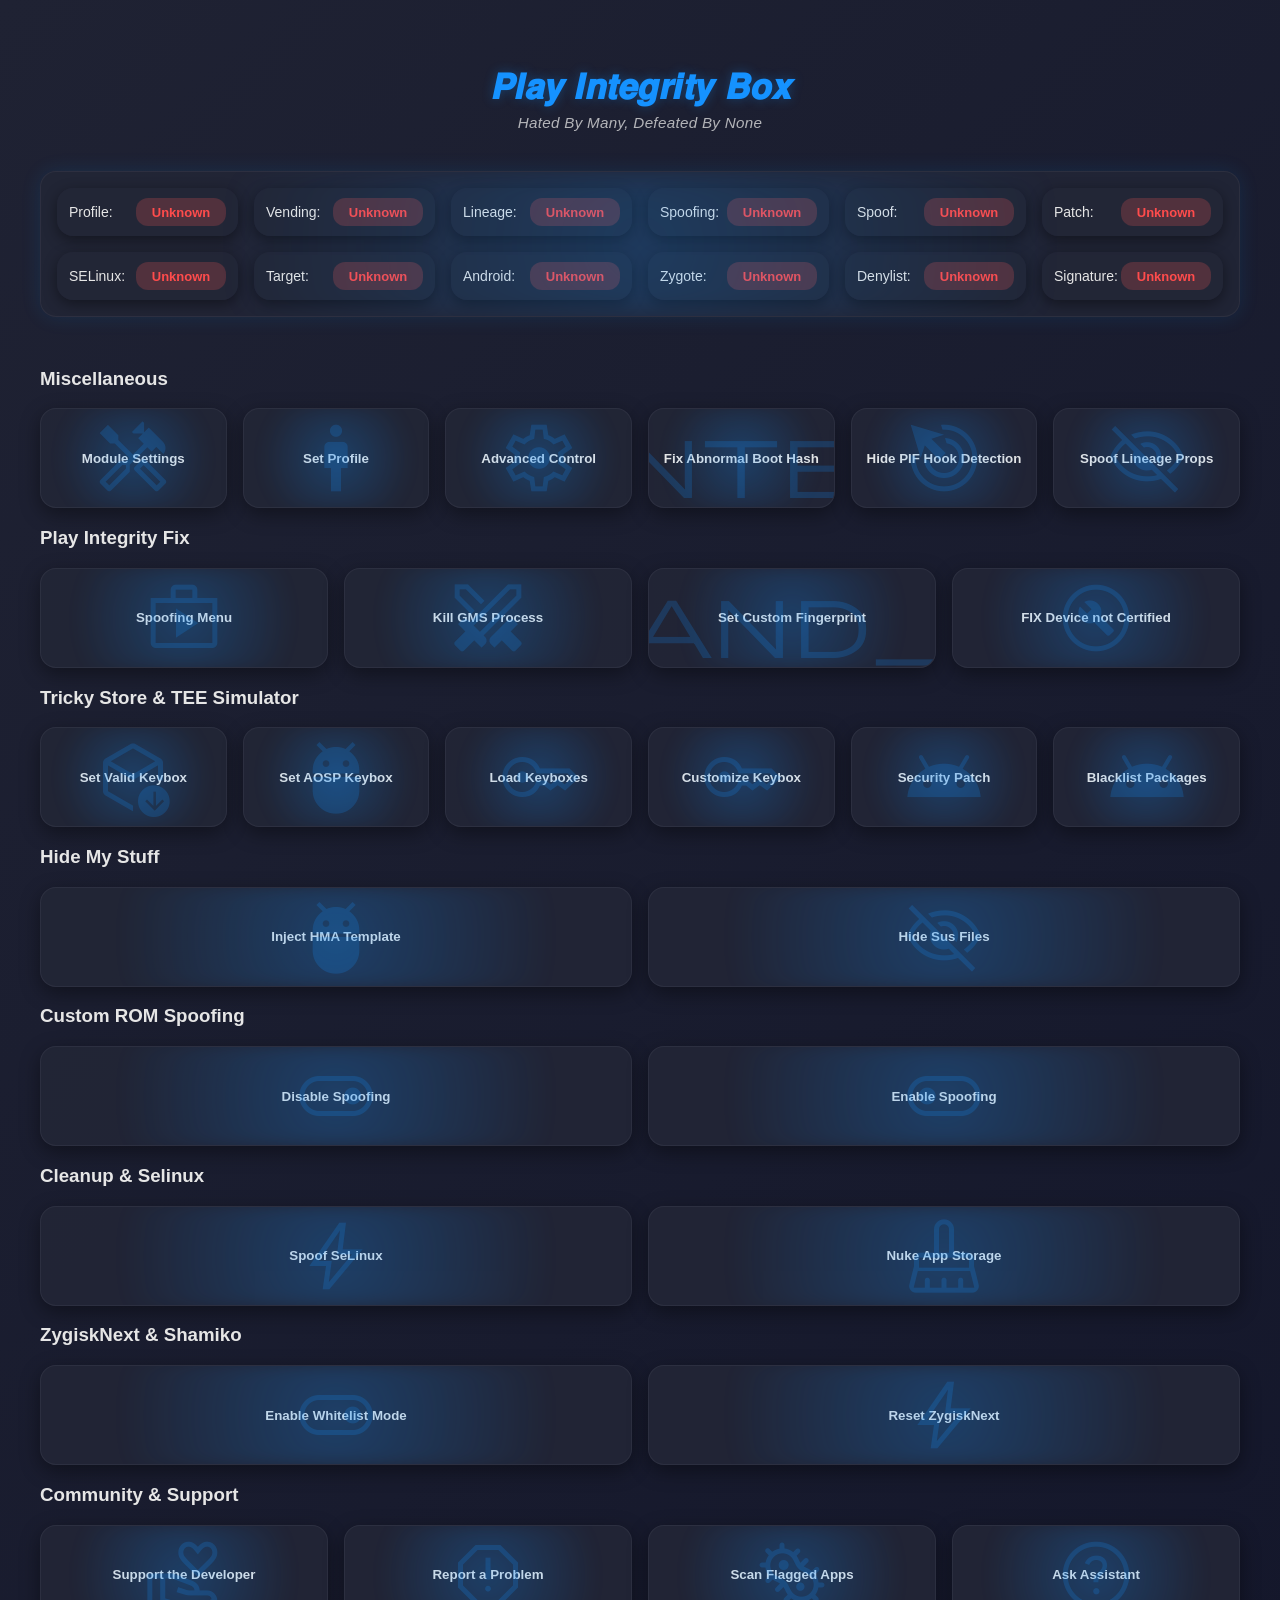
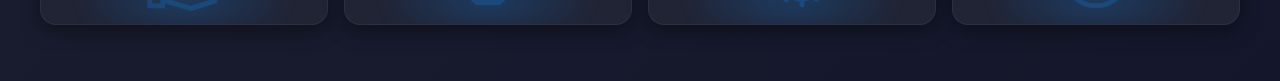
<file: webroot/index.html>
<!DOCTYPE html>
<html lang="en">
<head>
  <meta charset="UTF-8" />
  <meta name="viewport" content="width=device-width, initial-scale=1.0"/>
  <title>Integrity-Box</title>
  <link rel="stylesheet" href="https://fonts.googleapis.com/css2?family=Material+Symbols+Outlined&display=swap" />
  <link href="https://fonts.googleapis.com/css2?family=Poppins:wght@700&display=swap" rel="stylesheet">
  <link rel="stylesheet" href="style.css" />
<style>
</style>
</head>
<body>
  <div class="container">
    <header class="title-bar">
      <div id="module-name" class="title">𝙋𝙡𝙖𝙮 𝙄𝙣𝙩𝙚𝙜𝙧𝙞𝙩𝙮 𝘽𝙤𝙭</div>
      <div class="subtitle">Hated By Many, Defeated By None</div>
    </header>

	<!-- Dashboard -->
    <div class="dashboard">
      <div class="status-item">Profile: <span id="status-profile" class="status-indicator loading">...</span></div>
      <div class="status-item">Vending: <span id="status-playstore" class="status-indicator loading">...</span></div>
      <div class="status-item">Lineage: <span id="status-LineageProp" class="status-indicator loading">...</span></div>
      <div class="status-item">Spoofing: <span id="status-gms" class="status-indicator loading">...</span></div>
      <div class="status-item">Spoof: <span id="status-pixel" class="status-indicator loading">...</span></div>
      <div class="status-item">Patch: <span id="status-patch" class="status-indicator loading">...</span></div>
      <div class="status-item">SELinux: <span id="status-selinux" class="status-indicator loading">...</span></div>
      <div class="status-item">Target: <span id="status-target" class="status-indicator loading">...</span></div>
      <div class="status-item">Android: <span id="status-android" class="status-indicator loading">...</span></div>
      <div class="status-item">Zygote: <span id="status-zygisk" class="status-indicator loading">...</span></div>
      <div class="status-item">Denylist: <span id="status-whitelist" class="status-indicator loading">...</span></div>
      <div class="status-item">Signature: <span id="status-romsign" class="status-indicator loading">...</span></div>
    </div>

    <!-- Buttons -->
    <main>
            <div class="button-group">
        <h3 class="group-title">Miscellaneous</h3>
        <div class="button-grid">
          <button class="btn" data-type="flags"><span class="icon material-symbols-outlined">handyman</span>Module Settings<div class="spinner"></div></button>
          <button class="btn" data-type="profile"><span class="icon material-symbols-outlined">man</span>Set Profile<div class="spinner"></div></button>
          <button class="btn" data-type="ctrl"><span class="icon material-symbols-outlined">settings</span>Advanced Control <div class="spinner"></div></button>
          <button class="btn" data-type="hash"><span class="icon material-symbols-outlined">threat_intelligence</span>Fix Abnormal Boot Hash<div class="spinner"></div></button>
          <button class="btn" data-script="resetprop.sh" onclick="ksu.exec(`su -c 'for p in $(getprop | grep -E pphooks\|gphooks\|pihook\|pixelprops\|gms\|pi | sed -E s/^\\[\\(.*\\)\\]:.*/\\1/); do resetprop -p -d $p; done; pm list packages | grep -q com.reveny.nativecheck && am force-stop com.reveny.nativecheck'`)"><span class='icon material-symbols-outlined'>drag_click</span>Hide PIF Hook Detection<div class='spinner'></div></button>
          <button class="btn" data-script="override_lineage.sh" data-type="lineage"><span class="icon material-symbols-outlined">visibility_off</span>Spoof Lineage Props<div class="spinner"></div></button>
        </div>
      </div>

      <div class="button-group">
        <h3 class="group-title">Play Integrity Fix</h3>
        <div class="button-grid">
          <button class="btn" data-type="piffork"><span class="icon material-symbols-outlined">shop</span>Spoofing Menu<div class="spinner"></div></button>
          <button class="btn" data-script="kill" onclick="ksu.exec(`sh -c 'am force-stop com.google.android.gms.unstable 2>/dev/null || true; am force-stop com.android.vending' 2>/dev/null || true`)"><span class="icon material-symbols-outlined">swords</span>Kill GMS Process<div class="spinner"></div></button>
          <button class="btn" data-type="pif"><span class="icon material-symbols-outlined">wand_stars</span>Set Custom Fingerprint <div class="spinner"></div></button>
          <button class="btn" data-type="vending"><span class="icon material-symbols-outlined">build_circle</span>FIX Device not Certified <div class="spinner"></div></button>
        </div>
      </div>

      <div class="button-group">
        <h3 class="group-title">Tricky Store & TEE Simulator</h3>
        <div class="button-grid">
          <button class="btn" data-script="key.sh" data-type="keybox"><span class="icon material-symbols-outlined">deployed_code_update</span>Set Valid Keybox<div class="spinner"></div></button>
          <button class="btn" data-script="aosp" onclick='ksu.exec("sh -c \"cp /data/adb/modules/playintegrityfix/keybox/aosp_keybox.xml /data/adb/tricky_store/keybox.xml 2>/dev/null || true\"")'><span class="icon material-symbols-outlined">adb</span>Set AOSP Keybox<div class="spinner"></div></button>
          <button class="btn" data-type="xml"><span class="icon material-symbols-outlined">key</span>Load Keyboxes <div class="spinner"></div></button>
          <button class="btn" data-type="tee"><span class="icon material-symbols-outlined">key</span>Customize Keybox <div class="spinner"></div></button>
          <button class="btn" data-type="patch"><span class="icon material-symbols-outlined">android</span>Security Patch <div class="spinner"></div></button>
          <button class="btn" data-type="user"><span class="icon material-symbols-outlined">android</span>Blacklist Packages <div class="spinner"></div></button>
        </div>
      </div>

      <div class="button-group">
        <h3 class="group-title">Hide My Stuff</h3>
        <div class="button-grid">
          <button class="btn" data-script="hma.sh" data-type="hma"><span class="icon material-symbols-outlined">adb</span>Inject HMA Template<div class="spinner"></div></button>
          <button class="btn" data-type="hide"><span class="icon material-symbols-outlined">visibility_off</span>Hide Sus Files <div class="spinner"></div></button>
        </div>
      </div>

      <div class="button-group">
        <h3 class="group-title">Custom ROM Spoofing</h3>
        <div class="button-grid">
          <button class="btn" data-script="nogms" onclick="ksu.exec('[ -d /data/adb/Box-Brain ] && touch /data/adb/Box-Brain/disablegms || [ -d /data/adb/Box-Brain ] && rm -f /data/adb/Box-Brain/enablegms')"><span class="icon material-symbols-outlined">toggle_on</span>Disable Spoofing<div class="spinner"></div></button>
          <button class="btn" data-script="yesgms" onclick="ksu.exec('[ -d /data/adb/Box-Brain ] && touch /data/adb/Box-Brain/enablegms || [ -d /data/adb/Box-Brain ] && rm -f /data/adb/Box-Brain/disablegms')"><span class="icon material-symbols-outlined">toggle_off</span>Enable Spoofing <div class="spinner"></div></button>
        </div>
      </div>
      
      <div class="button-group">
        <h3 class="group-title">Cleanup & Selinux</h3>
        <div class="button-grid">
          <button class="btn" data-script="selinux" onclick="ksu.exec('setenforce 1')"><span class="icon material-symbols-outlined">bolt</span>Spoof SeLinux<div class="spinner"></div></button>
          <button class="btn" data-script="cache" data-type="cache"><span class="icon material-symbols-outlined">mop</span>Nuke App Storage <div class="spinner"></div></button>
        </div>
      </div>
      
      <div class="button-group">
        <h3 class="group-title">ZygiskNext & Shamiko</h3>
        <div class="button-grid">
          <button class="btn" data-script="start" onclick="ksu.exec('[ -d /data/adb/Box-Brain ] && touch /data/adb/shamiko/whitelist || [ -d /data/adb/zygisksu ] && touch /data/adb/zygisksu/denylist_enforce')"><span class="icon material-symbols-outlined">toggle_on</span>Enable Whitelist Mode <div class="spinner"></div></button>
          <button class="btn" data-script="zygisknext" onclick="ksu.exec('rm -f /data/adb/zygisksu/{denylist_enforce,linker,memory_type,klog}')"><span class="icon material-symbols-outlined">bolt</span>Reset ZygiskNext <div class="spinner"></div></button>
        </div>
      </div>

      <div class="button-group">
        <h3 class="group-title">Community & Support</h3>
        <div class="button-grid">
          <button class="btn" data-script="support" data-type="support"><span class="icon material-symbols-outlined">volunteer_activism</span>Support the Developer <div class="spinner"></div></button>
          <button class="btn" data-script="report" data-type="report"><span class="icon material-symbols-outlined">report</span>Report a Problem<div class="spinner"></div></button>
          <button class="btn" data-type="scanner"><span class="icon material-symbols-outlined">microbiology</span>Scan Flagged Apps <div class="spinner"></div></button>
          <button class="btn" data-script="assistant" data-type="assistant"><span class="icon material-symbols-outlined">help</span>Ask Assistant<div class="spinner"></div></button>
<!--          <button class="btn" data-type="about"><span class="icon material-symbols-outlined">help</span>Noob Guide <div class="spinner"></div></button> -->
        </div>
      </div>
    </main>
  </div>

  <div id="modal-backdrop" class="hidden">
    <div id="modal-content">
      <div id="modal-header">
        <h2 id="modal-title"></h2>
        <button id="modal-close">×</button>
      </div>
      <div id="modal-output"></div>
    </div>
  </div>

<script src="script.js"></script>
</script>
</body>
</html>
</file>
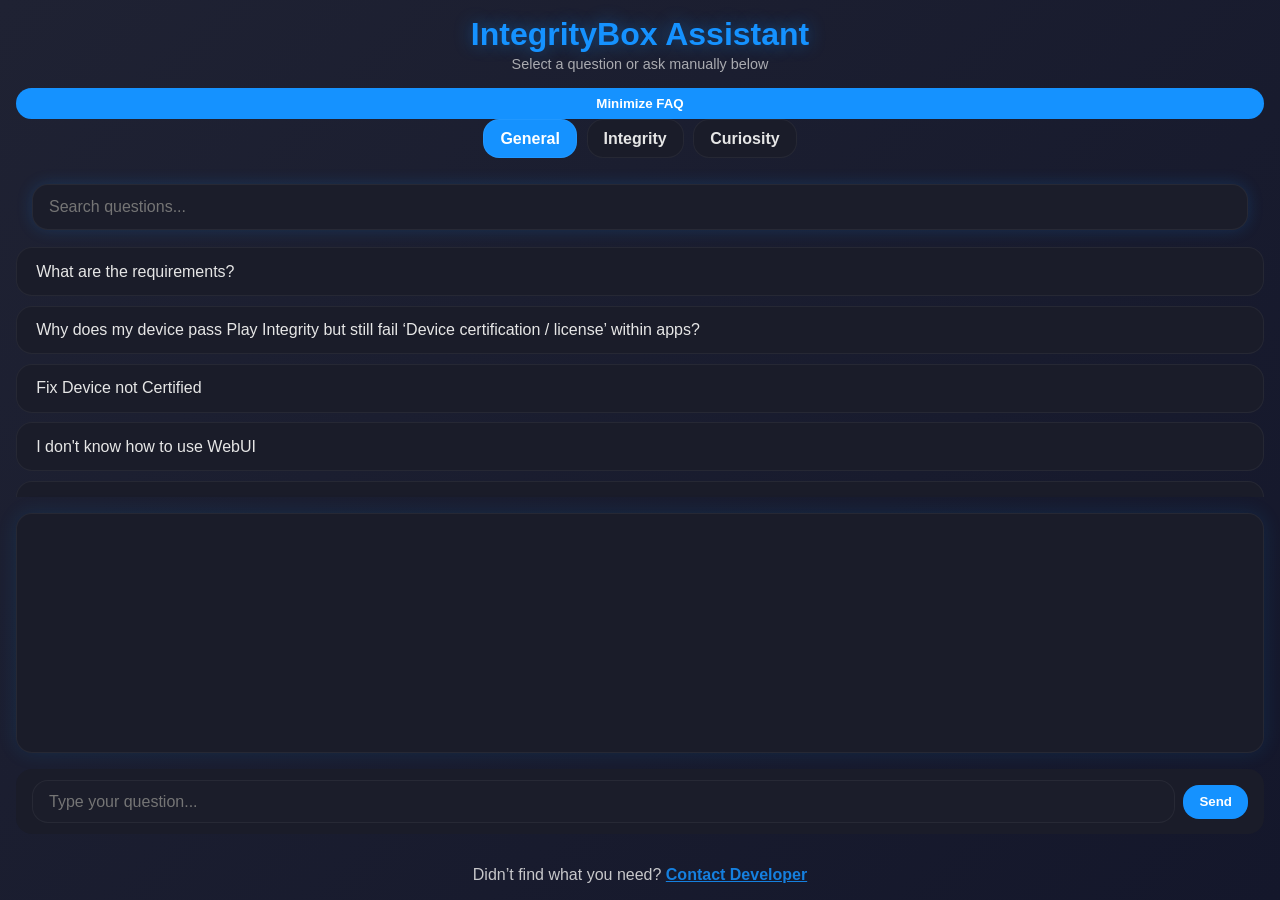
<file: webroot/Assistant/index.html>
<!DOCTYPE html>
<html lang="en">
<head>
<meta charset="UTF-8">
<meta name="viewport" content="width=device-width, initial-scale=1.0">
<title>IntegrityBox Assistant</title>
<link href="https://fonts.googleapis.com/css2?family=Material+Symbols+Outlined" rel="stylesheet">
<style>
:root {
  --bg: #1f2233;
  --fg: #e6e6e6;
  --accent: #1592FF;
  --panel-bg: #232637D9;
  --panel2: #1a1c29;
  --btn-hover: #2d3240F2;
  --card-border: #ffffff0D;
  --radius: 16px;
}

/* GLOBAL */
body {
  margin:0;
  font-family:-apple-system,Roboto,sans-serif;
  background: linear-gradient(135deg,#1f2233,#14172b);
  color: var(--fg);
  display:flex;
  flex-direction:column;
  height:100vh;
  overflow:hidden;
}

/* HEADER */
.header {
  padding:1rem 1rem 0.2rem 1rem;
  text-align:center;
}
.header h1 {
  font-size:2rem;
  font-weight:700;
  color:var(--accent);
  text-shadow:0 0 18px rgba(21,146,255,0.45);
  margin:0;
}
.header p {
  margin:0.2rem 0 0.8rem 0;
  font-size:0.9rem;
  opacity:0.7;
}

/* CATEGORY TABS */
.tabs {
  display:flex;
  justify-content:center;
  gap:0.6rem;
  margin:0 1rem 1rem 1rem;
  flex-wrap:wrap;
}
.tab {
  padding:0.6rem 1rem;
  border-radius:var(--radius);
  background:var(--panel2);
  border:1px solid var(--card-border);
  cursor:pointer;
  font-weight:600;
  transition:0.2s;
}
.tab.active { background:var(--accent); color:#fff; }
.tab:hover { background:var(--btn-hover); }

/* SEARCH */
.search-bar {
  margin:0 1rem 0.5rem 1rem;
  padding:0.8rem 1rem;
  border-radius:var(--radius);
  background:#1b1d2a;
  border:1px solid var(--card-border);
  color:var(--fg);
  font-size:1rem;
  outline:none;
  box-shadow:0 0 16px rgba(21,146,255,0.18);
  position: sticky;
  top: 0;
  z-index: 10;
}

/* FAQ PANEL */
.faq-panel {
  display:flex;
  flex-direction:column;
  margin:0 1rem 1rem 1rem;
  gap:0.6rem;
  transition: max-height 0.3s ease, opacity 0.3s ease;
  overflow:hidden;
  max-height:500px;
  opacity:1;
}
.faq-panel.minimized { max-height:0; opacity:0; }

/* QUESTIONS SCROLL */
.questions {
  overflow-y:auto;
  flex:1;
  display:flex;
  flex-direction:column;
  gap:0.6rem;
  max-height:250px;
}

/* QUESTION BUTTONS */
.q-btn {
  padding:0.9rem 1.2rem;
  border-radius:var(--radius);
  background:var(--panel2);
  border:1px solid var(--card-border);
  cursor:pointer;
  transition:0.25s;
}
.q-btn:hover { background:var(--btn-hover); transform:scale(1.02); }

/* TOGGLE BUTTON */
.toggle-btn {
  margin:0 1rem;
  padding:0.5rem 1rem;
  border:none;
  background:var(--accent);
  color:#fff;
  font-weight:600;
  border-radius:var(--radius);
  cursor:pointer;
  transition:0.2s;
}
.toggle-btn:hover { background:#0f74d1; }

/* CHAT AREA */
.chat-area {
  flex:1;
  margin:0 1rem;
  padding:1rem;
  background: #1a1c29;
  border-radius:var(--radius);
  border:1px solid var(--card-border);
  box-shadow:0 0 20px rgba(0,153,255,0.12);
  display:flex;
  flex-direction:column;
  gap:0.7rem;
  overflow-y:auto;
  scroll-behavior: smooth;
}
.user-msg {
  align-self:flex-end;
  max-width:78%;
  padding:0.9rem 1rem;
  background:var(--accent);
  color:#fff;
  border-radius:var(--radius) var(--radius) 4px var(--radius);
  animation:slideRight 0.3s ease;
}
.bot-msg {
  align-self:flex-start;
  max-width:78%;
  padding:0.9rem 1rem;
  background:#2b2f45;
  border:1px solid var(--card-border);
  border-radius:var(--radius) var(--radius) var(--radius) 4px;
  animation:slideLeft 0.3s ease;
}
.typing {
  align-self:flex-start;
  background:#2b2f45;
  padding:0.7rem 1rem;
  border-radius:var(--radius);
  border:1px solid var(--card-border);
  display:flex; gap:4px;
}
.typing-dot { width:7px; height:7px; border-radius:50%; background:white; opacity:0.4; animation:blink 1.4s infinite;}
.typing-dot:nth-child(2){animation-delay:0.2s;}
.typing-dot:nth-child(3){animation-delay:0.4s;}

@keyframes slideLeft {from{opacity:0;transform:translateX(-10px);}to{opacity:1;}}
@keyframes slideRight {from{opacity:0;transform:translateX(10px);}to{opacity:1;}}
@keyframes blink {0%,80%{opacity:0;}40%{opacity:1;}}

/* INPUT BAR */
.input-bar {
  display:flex;
  padding:0.7rem 1rem;
  margin:1rem;
  gap:0.5rem;
  border-radius:var(--radius);
  background:var(--panel2);
  align-items:center;
}
.input-bar input {
  flex:1;
  padding:0.7rem 1rem;
  border-radius:var(--radius);
  border:1px solid var(--card-border);
  outline:none;
  background:#1b1d2a;
  color:var(--fg);
  font-size:1rem;
}
.input-bar button {
  padding:0.6rem 1rem;
  border-radius:var(--radius);
  border:none;
  background:var(--accent);
  color:#fff;
  cursor:pointer;
  font-weight:600;
  transition:0.2s;
}
.input-bar button:hover { transform:scale(1.05); }

/* FOOTER */
.contact-footer {
  text-align:center;
  margin:1rem;
  opacity:0.85;
}
.contact-footer a { color:var(--accent); font-weight:700; }

/* SCROLLBAR */
.chat-area::-webkit-scrollbar { width:8px; }
.chat-area::-webkit-scrollbar-thumb { background:rgba(21,146,255,0.3); border-radius:4px; }
.chat-area::-webkit-scrollbar-track { background:transparent; }
.questions::-webkit-scrollbar { width:6px; }
.questions::-webkit-scrollbar-thumb { background:rgba(21,146,255,0.3); border-radius:4px; }
.questions::-webkit-scrollbar-track { background:transparent; }

</style>
</head>
<body>

<div class="header">
  <h1>IntegrityBox Assistant</h1>
  <p>Select a question or ask manually below</p>
</div>

<button class="toggle-btn" id="toggleBtn">Minimize FAQ</button>

<div class="faq-panel" id="faqPanel">
  <div class="tabs" id="tabs"></div>
  <input id="search" class="search-bar" placeholder="Search questions..."/>
  <div class="questions" id="questions"></div>
</div>

<div class="chat-area" id="chat"></div>

<div class="input-bar">
  <input id="userInput" type="text" placeholder="Type your question...">
  <button onclick="sendMessage()">Send</button>
</div>

<div class="contact-footer">
  Didn’t find what you need? <a href="#" onclick="openLink('https://t.me/TempMeow')">Contact Developer</a>
</div>

<script>
const faq = {
  "General": [
    { q:"What are the requirements?", a:"Well, it depends on your ROM, Sometimes Zygisk isn't needed. Anyways here are the recommended modules which works universally on all devices. <p> 1. Tricky Store <p/> <p> 2. Integrity Box <p/> <p> 3. Zygisk Next <p/> <p> You can download them by opening integrity box's webui  <p/> <p> <p/> <p> Module Settings > Download Recommended Modules <p> . <p/> Go back to modules tab & click on integrity box's action button. Modules will be downloaded into /sdcard/Downloads/IntegrityModules folder<p/>" },
    { q:"Why does my device pass Play Integrity but still fail ‘Device certification / license’ within apps?", a:"Passing Play Integrity doesn’t always mean device is certified. <p> Google Play certification/licensing checks may also require valid GMS certification, correct vendor‑partition signatures, valid attestation keys, and genuine vendor keybox. <p> If those are tampered with (by custom ROM, modded firmware, or spoof), apps checking “certified device status” might still fail even if integrity test passes." },
    { q:"Fix Device not Certified", a:"You need to pass atleast DEVICE INTEGRITY then Open WebUI, Go to FIX DEVICE IS NOT CERTIFIED button, keep in mind that your root & zygisk should be hidden properly, otherwise it won't work." },
    { q:"I don't know how to use WebUI", a:"I got you bro, If you're using magisk, then you've to Install KSU WebUI app & grant it root permission to use WebUI features of you're installed modules. <p> If you want to know about the usage of a specific setting, check Integrity Box's github repository, everything is well explained there. <p\>" },
    { q:"Fingerprint not working", a:"Open WebUI, Go to MODULE SETTING, and enable KILL SWITCH toggle & reboot your device" },
    { q:"Magisk Tips?", a:"If you're using magisk, make sure to disable magisk's built-in Zygisk & add your banking apps into denylist. GMS & Play Services process will be added automatically via Integrity Box. Also hide your magisk app by changing it's name from magisk settings.." }
  ],
  "Integrity": [
    { q:"Why is Strong Play Integrity failing?", a:"Make sure you have installed the recommended modules. Keep in mind that not all ROMs can pass Play Integrity, no matter you've disabled ROM's inbuilt GMS spoofing or updated keybox/fingerprint. You can also try downgrading your playstore version to v40.0.13-23 <p> Play Integrity fails when bootloader is unlocked (not spoofed) or hardware keybox isn't valid. Check for conflicting modules as well. Sometimes using too many modules/lsposed apps exposes root environment. <p/>" },
    { q:"Why do some banking apps still not working even if Play Integrity shows Strong?", a:"Because many banking apps implement their own root/environment detection, beyond Play Integrity. <p> They can check system props (like ro.debuggable), existence of root binaries, SELinux status, unusual filesystem traces, custom kernel or recovery markers, debug build‑flags, and flagged apps etc. <p> Even if Integrity‑Box fixes majority of stuff mentioned above, you still need root‑hiding tools such as HideMyApplist, Denylist etc clean storage (no TWRP folder, no root files visible), and sometimes a clean ROM (stock or near‑stock) for best results." },
    { q:"I passed Play Integrity but some apps like Google Pay / Wallet / UPI still don’t work, why?", a:"That’s because passing Play Integrity is only one side. <p> Many “payment/wallet” apps check extra signals like bootloader lock status, vendor keybox validity, hardware‑backed attestation, or app‑specific additional checks. <p> Also, if your ROM has patched or spoofed GMS (Google Mobile Services) and uses custom keybox/keystore, it may conflict with modules trying to spoof, modules like Tricky Store,sometimes conflict with ROM‑level spoofing." },
    { q:"My device is running a custom ROM, will IntegrityBox work reliably?", a:"Yes, but keep in mind that Custom ROMs make things harder. <p> Many custom ROMs come with their own modifications to system props, keybox, GMS spoofing or security patch metadata. These changes often interfere with spoofing modules. <p> For custom ROMs: first disable or clean any pre‑built spoofing or keybox tricks, restore stock props if possible, then apply Integrity‑Box + trickystore. Only then try passing Device/Strong integrity." },
    { q:"Which modules should I combine with Integrity‑Box to maximize banking‑app compatibility?", a:"A commonly recommended setup is: <p> • Integrity‑Box (for props/keybox spoofing)  <p> • Clean zygote injection layer (e.g. Zygisk Next)  <p> • DenyList / Hide‑Magisk‑Manager (so root‑manager app isn’t visible) or use spoofed version of KSU manager  <p> • Clear Play Store + Google Services data after flashing/patching  <p> • Reboot and test using Play Integrity checker/app  <p> This combo is often suggested for rooted phones on custom ROMs to pass checks and run banking/UPI apps." },
    { q:"My banking app still shows ‘root detected’ after passing all integrity checks, what extra measures can help?", a:"Here are extra measures often recommended: <p> • Remove/rename root‑manager apps (Magisk Manager etc.), or keep them hidden.  <p> • Remove residual traces: TWRP folder, recovery backups, root‑app leftovers in storage.  <p> • Use DenyList or Hide‑Magisk + include banking apps.  <p> • For custom ROMs: avoid prebuilt ROM‑level spoofing that conflicts with your modules.  <p> • Use MEOW 2.0 HMA config" },
    { q:"Does updating Google Play Services or Play Store break spoofing modules?", a:"Often yes. Google Play Services updates may re‑validate keys, vendor certificates or integrity metadata, which may invalidate spoofing or keybox tricks. <p> After such updates, you may need to reapply spoofing or re‑flash/ modules to retain spoofed integrity. Many forum users report requiring re‑spoof after major Play Services updates." },
    { q:"How to clean old root traces fully before applying IntegrityBox and spoofing?", a:"Suggested cleanup steps: <p> • Uninstall all root‑manager apps and modules.  <p> • Remove folders like /sdcard/TWRP etc.  <p> • Clear cache/data for Google Services and banking apps.  <p> • Reboot.  <p> • Then apply the recommended modules.  <p> Many users on XDA confirm this full clean + fresh install often resolves persistent root detection issues." },
    { q:"Why does my device show Basic integrity even after spoofing and proper root hiding?", a:"If your android version is A13 or above, use SUPREME profile.. if it's A12 or below, then use LEGACY profile with downgraded version (v40.xx) of playstore" },
    { q:"What if I still fail Strong Integrity even after installing IntegrityBox?", a:"Passing Strong Integrity can also depend on hardware keybox validity, bootloader status, vendor-partition patches, and conflicting modules. <p> If you’re on a custom ROM or have SELinux/permissive, or if other modules tamper with system props, IntegrityBox alone may not be enough." },
    { q:"Will using root-hiding modules along with Integrity-Box improve success for banking apps?", a:"Often yes, many users report that combining IntegrityBox with root-hiding tools helps avoid detection by banking apps. <p> However, root-hiding + spoofing is a game of cat–mouse and may not work universally." },
    { q:"Why do banking or wallet apps still detect root even though Play Integrity says 'pass'?", a:"Because Play Integrity is only one part of detection. <p> Many apps also perform root/environment detection at runtime. If root-hiding is incomplete or other modules leave traces (e.g. custom recovery folder, SELinux flags, debug props), apps may still detect tampering." }
  ],
  "Curiosity": [
    { q:"After an Android update or ROM update, I have to reapply spoofing, why?", a:"Because system updates or ROM changes often overwrite or reset key system files and security metadata. <p> Security‑patch date, vendor partition data, keybox validity and build props may be reset. <p> As a result, spoofing done by Integrity‑Box or other fixes becomes invalid, you need to re‑spoof, re‑apply settings, or re‑test after each major update to ensure compatibility." },
    { q:"Is there any guarantee that IntegrityBox will make all apps work flawlessly?", a:"No. There is no universal guarantee. <p> Modern detection systems (like updated Play Integrity, custom native checks by apps, bootloader‑unlock detection, hardware attestation) continue evolving. <p> IntegrityBox increases the chance of passing integrity checks, but due to variables (device model, ROM, kernel, other modules, app-specific checks), it's always a “best‑effort” solution." },
    { q:"How to debug if spoofing failed, where to start?", a:"Start by checking: <p> • Are device props (ro.build.*) spoofed properly?  <p> • Is keybox/keystore valid?  <p> • Is SELinux enforcing?  <p> • Any conflicting root‑hiding or system‑mod modules installed?  <p> • Has cached data (Play Store, Google Services) been cleared after modules applied & before testing apps?  <p> • Are you using latest module versions and correct config for your ROM/kernel?  <p> This systematic check helps isolate what’s breaking integrity or causing detection." },
    { q:"Is it better to use kernel‑level root (like KernelSU) instead of user‑space root (Magisk) for banking app stealth?", a:"Many users on XDA report that kernel‑level root solutions (like KernelSU) tend to be stealthier because they avoid certain userspace traces that detection detects (root binaries, Magisk dirs, etc.). <p> Coupled with IntegrityBox, KernelSU may result in fewer detections than traditional Magisk setups. But results vary by device, ROM, and kernel patches." },
    { q:"Does every device / ROM support IntegrityBox equally?", a:"No. Results may vary depending on device vendor, Android version, ROM, SELinux mode, kernel, vendor-partition changes, and how 'stock' your firmware is. <p> Custom ROMs or heavy modifications reduce the chance of a clean pass." },
    { q:"What modules should I avoid to reduce conflicts with IntegrityBox?", a:"Avoid modules that heavily modify system props, SELinux setting, kernel behavior, root-detection hooks, or GMS/Play services tampering. And those modules which modifies tricky store's target.txt<p> Such modules may conflict with integrity spoofing and cause detection failures or boot issues." },
    { q:"Is using IntegrityBox a permanent fix or will I need to reconfigure after updates (ROM / kernel)?", a:"It’s not guaranteed permanent. <p> System updates, kernel or vendor changes, ROM updates frequently break spoofing or keybox validity; you may need to reapply or re-configure play integrity related after updates." },
    { q:"Can this break apps?", a:"No." }
  ],
};

/* KEYWORD FILTERS */
const filters = {
  "root": "Root detection info: Integrity-Box cannot fully hide root by itself.",
  "useless": "😂😂😂",
  "telegram": "Check our Updates Channel: https://t.me/MeowRedirect",
  "hi": "Hi bro, please select your query so that I can assist you",
  "hello": "Hi bro, please select your query so that I can assist you",
  "thank": "Welcome dude, Happy to help you 😊",
  "pif": "Starting from v28, PIF is not needed when using integrity box",
  "bug": "You can report bugs here: https://t.me/TempMeow"
};

let currentCategory = "General";

/* BUILD TABS */
const tabContainer = document.getElementById("tabs");
Object.keys(faq).forEach(cat=>{
  const t = document.createElement("div");
  t.className="tab"+(cat===currentCategory?" active":"");
  t.textContent=cat;
  t.onclick=()=>{ currentCategory=cat; buildTabs(); buildQuestions(); };
  tabContainer.appendChild(t);
});
function buildTabs(){
  document.querySelectorAll(".tab").forEach(t=>{
    t.classList.toggle("active", t.textContent===currentCategory);
  });
}

/* BUILD QUESTIONS */
const faqPanel = document.getElementById("faqPanel");
function buildQuestions(filter=""){
  const container = document.getElementById("questions");
  container.innerHTML="";
  faq[currentCategory].forEach(item=>{
    if(filter && !item.q.toLowerCase().includes(filter.toLowerCase())) return;
    const el = document.createElement("div");
    el.className="q-btn";
    el.textContent=item.q;
    el.onclick=()=> {
      ask(item.q,item.a);
      minimizeFAQ();
    };
    container.appendChild(el);
  });
}
buildQuestions();

/* SEARCH */
document.getElementById("search").addEventListener("input", e=>{
  const val = e.target.value.trim();
  buildQuestions(val);
});

/* CHAT */
const chat = document.getElementById("chat");

function ask(q,a){
  appendBubble(q,"user-msg");
  scrollChat();
  showTyping(()=> appendBubble(a,"bot-msg"));
}

function sendMessage() {
  const input = document.getElementById("userInput");
  const text = input.value.trim();
  if (!text) return;

  input.value = "";
  appendBubble(text, "user-msg");
  scrollChat();

  // keyword filters
  for (const key in filters) {
    if (text.toLowerCase().includes(key)) {
      showTyping(() => appendBubble(filters[key], "bot-msg"));
      return;
    }
  }

  const inputWords = text
    .toLowerCase()
    .split(/\s+/)
    .filter(w => w.length > 3);

  if (!inputWords.length) {
    showTyping(() =>
      appendBubble(
        "Please type a little more detail so I can help 🙂",
        "bot-msg"
      )
    );
    return;
  }

  let bestMatch = null;
  let bestScore = 0;

  for (const cat in faq) {
    for (const item of faq[cat]) {
      const qWords = item.q.toLowerCase().split(/\s+/);

      let score = 0;
      inputWords.forEach(w => {
        if (qWords.some(qw => qw.includes(w) || w.includes(qw))) {
          score++;
        }
      });

      if (score > bestScore) {
        bestScore = score;
        bestMatch = item;
      }
    }
  }

  if (bestMatch && bestScore >= 2) {
    showTyping(() => appendBubble(bestMatch.a, "bot-msg"));
    return;
  }

  // suggestions
  let suggestions = [];

  for (const cat in faq) {
    for (const item of faq[cat]) {
      const qWords = item.q.toLowerCase().split(/\s+/);
      if (
        inputWords.some(w =>
          qWords.some(qw => qw.includes(w) || w.includes(qw))
        )
      ) {
        suggestions.push(item.q);
      }
    }
  }

  if (suggestions.length) {
    showTyping(() =>
      appendBubble(
        "Did you mean:\n- " +
          [...new Set(suggestions)].slice(0, 3).join("\n- "),
        "bot-msg"
      )
    );
  } else {
    showTyping(() =>
      appendBubble(
        "I couldn't find an exact match. Please select a FAQ above or contact the developer.",
        "bot-msg"
      )
    );
  }
}

function appendBubble(text, cls) {
  const el = document.createElement("div");
  el.className = cls;

  if (Array.isArray(text)) {
    text.forEach(p => {
      const pEl = document.createElement("p");
      pEl.textContent = p;
      el.appendChild(pEl);
    });
  } else {
    el.innerHTML = text.replace(/\n/g, "<br>");
  }

  chat.appendChild(el);
  scrollChat();
}

function showTyping(callback){
  const t = document.createElement("div");
  t.className="typing";
  t.innerHTML=`<div class="typing-dot"></div><div class="typing-dot"></div><div class="typing-dot"></div>`;
  chat.appendChild(t);
  scrollChat();
  setTimeout(()=>{ t.remove(); callback(); scrollChat(); },900);
}

function scrollChat(){ chat.scrollTop = chat.scrollHeight; }

/* TOGGLE FAQ PANEL */
const toggleBtn = document.getElementById("toggleBtn");
toggleBtn.onclick = ()=> {
  faqPanel.classList.toggle("minimized");
  toggleBtn.textContent = faqPanel.classList.contains("minimized") ? "Show Frequently Asked Questions" : "Minimize Questions";
}
function minimizeFAQ(){
  faqPanel.classList.add("minimized");
  toggleBtn.textContent = "Show Frequently Asked Questions";
}

/* LINK OPEN */
function openLink(url){
  try { ksu.exec(`am start -a android.intent.action.VIEW -d ${url}`); alert("Opening…"); }
  catch(e){ alert("Unable to open link."); }
}
</script>
</body>
</html>
</file>
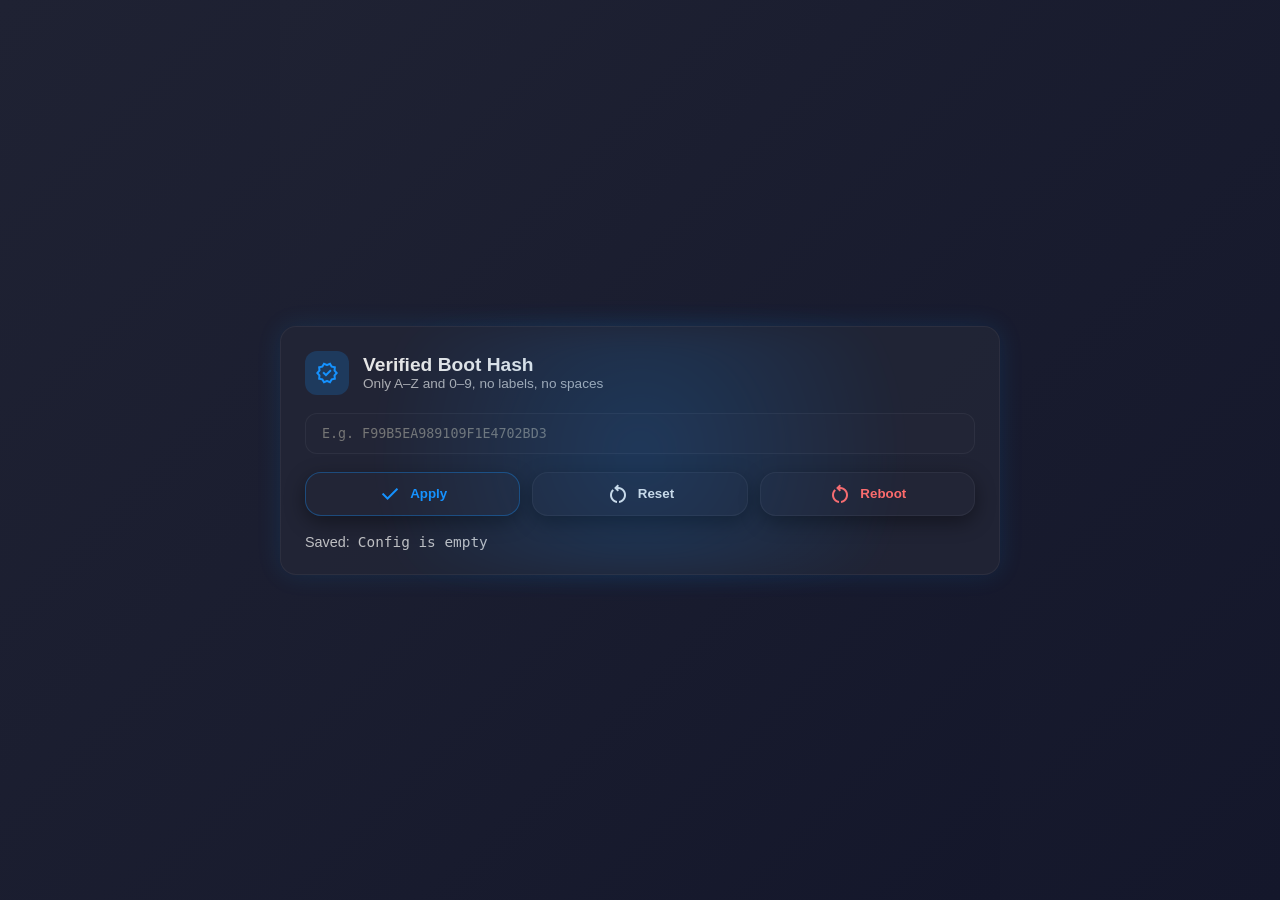
<file: webroot/BootHash/index.html>
<!DOCTYPE html>
<html lang="en">
<head>
<meta charset="utf-8" />
<meta name="viewport" content="width=device-width,initial-scale=1" />
<title>Verified Boot Hash</title>
<link href="https://fonts.googleapis.com/icon?family=Material+Symbols+Outlined" rel="stylesheet">
<style>
*{box-sizing:border-box;margin:0;padding:0;-webkit-tap-highlight-color:transparent}

:root{
  --bg:#1f2233;
  --fg:#e6e6e6;
  --accent:#1592FF;
  --panel-bg:#232637D9;
  --card-bg:#232637E6;
  --card-border:#ffffff0D;
  --btn-hover:#2d3240F2;
  --shadow:#00000066;
  --radius:16px;
  --transition:.3s;
}

html,body{
  height:100%;
  background:linear-gradient(135deg,#1f2233,#14172b);
  font-family:-apple-system,BlinkMacSystemFont,"Segoe UI",Roboto,sans-serif;
  color:var(--fg);
  display:flex;
  align-items:center;
  justify-content:center;
}

.shell{
  width:min(720px,92vw);
  padding:24px;
  background:var(--panel-bg);
  border:1px solid var(--card-border);
  border-radius:var(--radius);
  box-shadow:0 0 24px rgba(0,153,255,0.12);
  position:relative;
}

.shell::after{
  content:"";
  position:absolute;
  inset:0;
  background:radial-gradient(circle,var(--accent) 0%,transparent 70%);
  opacity:.18;
  filter:blur(16px);
  pointer-events:none;
}

.head{
  display:flex;
  align-items:center;
  gap:14px;
  margin-bottom:18px;
}

.logo{
  width:44px;height:44px;
  border-radius:12px;
  display:flex;
  align-items:center;
  justify-content:center;
  background:rgba(21,146,255,.2);
  color:var(--accent);
}

.title{
  font-size:1.2rem;
  font-weight:700;
}

.subtitle{
  font-size:.85rem;
  opacity:.7;
}

.field{
  margin-top:10px;
}

.input{
  width:100%;
  padding:12px 16px;
  border-radius:12px;
  background:var(--card-bg);
  border:1px solid var(--card-border);
  color:var(--fg);
  font-family:ui-monospace,monospace;
  transition:var(--transition);
}

.input:focus{
  outline:none;
  border-color:var(--accent);
  box-shadow:0 0 18px rgba(21,146,255,.25);
}

.controls{
  display:grid;
  grid-template-columns:repeat(3,1fr);
  gap:12px;
  margin-top:18px;
}

.btn{
  height:44px;
  border-radius:var(--radius);
  border:1px solid var(--card-border);
  background:var(--card-bg);
  color:var(--fg);
  font-weight:600;
  display:flex;
  align-items:center;
  justify-content:center;
  gap:8px;
  cursor:pointer;
  transition:transform var(--transition),box-shadow var(--transition),background var(--transition);
  box-shadow:0 6px 20px var(--shadow);
}

.btn:hover{
  background:var(--btn-hover);
  transform:translateY(-2px) scale(1.02);
}

.btn.primary{
  color:var(--accent);
  border-color:rgba(21,146,255,.35);
}

.btn.reboot{
  color:#ff6b6b;
}

.info{
  display:flex;
  gap:8px;
  margin-top:18px;
  font-size:.9rem;
  opacity:.8;
}

.saved{
  font-family:ui-monospace,monospace;
  white-space:nowrap;
  overflow:hidden;
  text-overflow:ellipsis;
}
</style>
</head>
<body>

<div id="bg-glow"></div>
<div id="fx-layer"></div>

<div class="shell">
  <div class="streak"></div>

  <div class="head">
    <div class="logo"><span class="material-symbols-outlined">verified</span></div>
    <div style="flex:1">
      <div class="title">Verified Boot Hash</div>
      <div class="subtitle">Only A–Z and 0–9, no labels, no spaces</div>
    </div>
  </div>

  <div class="field">
    <input id="new-hash" class="input" placeholder="E.g. F99B5EA989109F1E4702BD3" />
  </div>

  <div class="controls">
    <button id="apply" class="btn primary"><span class="material-symbols-outlined">check</span>Apply</button>
    <button id="reset" class="btn ghost"><span class="material-symbols-outlined">restart_alt</span>Reset</button>
    <button id="reboot" class="btn reboot"><span class="material-symbols-outlined">restart_alt</span>Reboot</button>
  </div>

  <div class="info"><div>Saved:</div><div id="savedHash" class="saved">Config is empty </div></div>
</div>

<script>
const DEST = "/data/adb/Box-Brain/hash.txt";
const input = document.getElementById("new-hash");
const savedEl = document.getElementById("savedHash");
const applyBtn = document.getElementById("apply");
const resetBtn = document.getElementById("reset");
const rebootBtn = document.getElementById("reboot");
const fx = document.getElementById("fx-layer");

function popup(msg, type="info"){
  try{
    if(window.toast) return window.toast(msg);
    if(window.kernelsu?.toast) return kernelsu.toast(msg);
    if(window.ksu?.toast) return ksu.toast(msg);
  }catch(e){}
  alert(msg);
}

function getExec(){
  if(window.ksu?.exec) return window.ksu.exec.bind(window.ksu);
  if(window.kernelsu?.exec) return window.kernelsu.exec.bind(window.kernelsu);
  if(typeof window.exec === "function") return window.exec;
  return null;
}

function runCmd(cmd){
  const exec = getExec();
  if(!exec) return Promise.reject(new Error("No exec bridge"));

  try{
    if(exec.length >= 3){
      return new Promise((resolve, reject)=>{
        const id = "__cb"+Date.now();
        window[id] = (code, stdout, stderr)=>{
          delete window[id];
          if(+code === 0) resolve(stdout||"");
          else reject(new Error(stderr||stdout||"shell error"));
        };
        exec(cmd, "{}", id);
      });
    }

    const out = exec(cmd);
    if(out?.then) return out.then(r=>r.stdout || r);
    return Promise.resolve(out?.stdout || out || "");
  }catch(e){
    return Promise.reject(e);
  }
}

async function readSaved(){
  try{
    const txt = await runCmd(`cat '${DEST}' || true`);
    const t = txt.trim();
    savedEl.textContent = t || "Config is empty ";
  }catch(e){
    savedEl.textContent = "Config is empty ";
  }
}

async function writeFile(v){
  const safe = v.replace(/'/g,"'\"'\"'");
  return runCmd(`printf "%s" '${safe}' > '${DEST}' && sync`);
}

async function removeFile(){
  return runCmd(`rm -f '${DEST}'`);
}

function validate(v){
  if(!v) return {ok:false,why:"Empty"};
  if(/[^A-Za-z0-9]/.test(v)) return {ok:false,why:"Only A–Z and 0–9 allowed"};
  if(v.length < 12) return {ok:false,why:"Too short"};
  if(v.length > 4096) return {ok:false,why:"Too long"};
  return {ok:true};
}

applyBtn.onclick = async ()=>{
  const v = input.value.trim();
  const check = validate(v);
  if(!check.ok) return popup(check.why,"error");
  applyBtn.disabled = true;
  try{
    await writeFile(v);
    popup("Boot hash applied","success");
    readSaved();
  }catch(e){ popup(e.message,"error"); }
  applyBtn.disabled = false;
};

resetBtn.onclick = async ()=>{
  try{
    await removeFile();
    savedEl.textContent="Config is empty ";
    popup("Boot hash removed","info");
  }catch(e){ popup(e.message,"error"); }
};

rebootBtn.onclick = async ()=>{
  try{
    await runCmd("reboot");
    popup("Rebooting…");
  }catch(e){ popup(e.message,"error"); }
};

let px=0, py=0;
let tx=0, ty=0;

document.addEventListener("mousemove", e=>{
  px = ((e.clientX / innerWidth) - 0.5) * 30;
  py = ((e.clientY / innerHeight) - 0.5) * 30;
});

function parallaxLoop(){
  tx += (px - tx) * 0.06;
  ty += (py - ty) * 0.06;
  fx.style.transform = `translate(${tx}px, ${ty}px)`;
  requestAnimationFrame(parallaxLoop);
}
parallaxLoop();

readSaved();
</script>
</body>
</html>
</file>
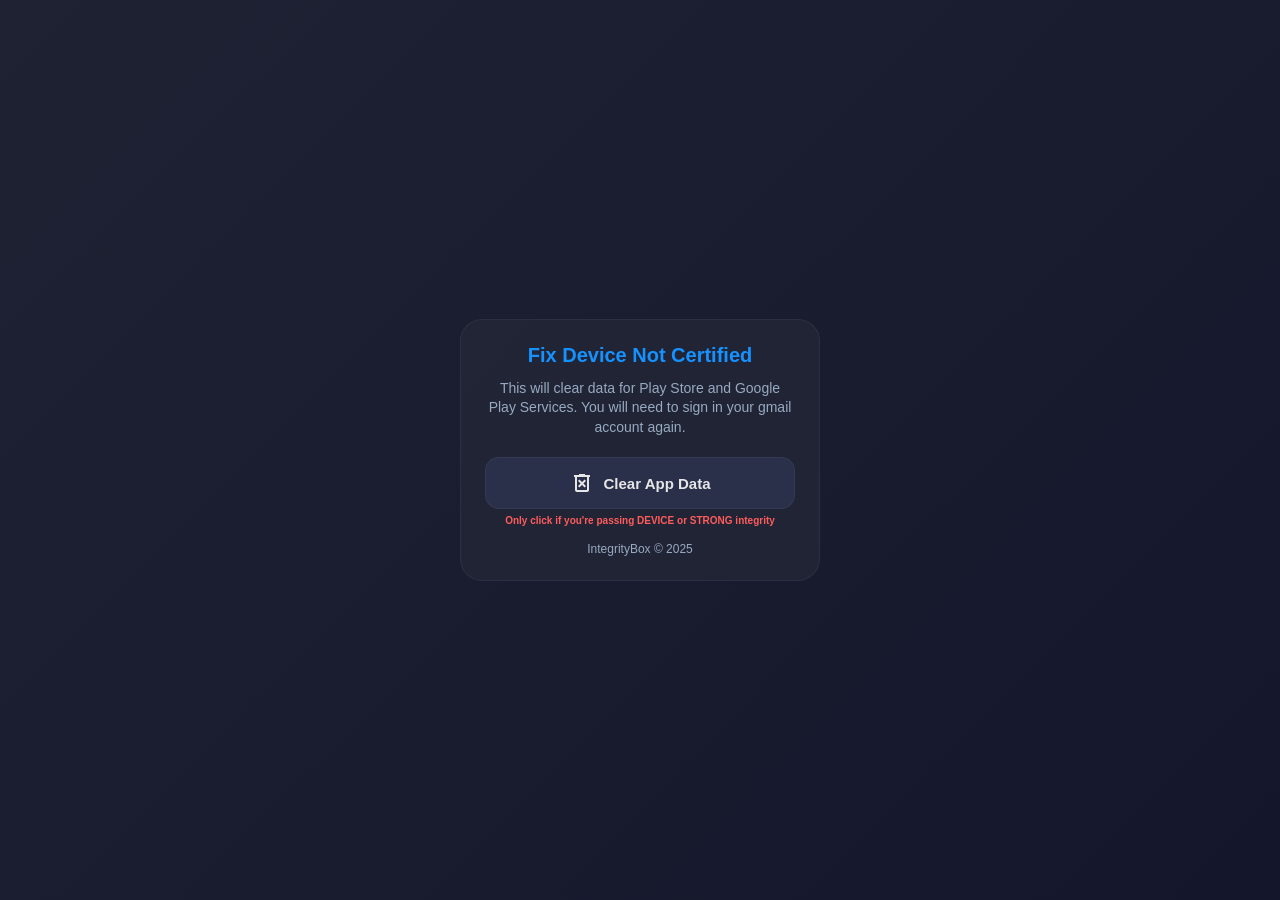
<file: webroot/Certified/index.html>
<!doctype html>
<html lang="en">
<head>
<meta charset="utf-8"/>
<meta name="viewport" content="width=device-width,initial-scale=1"/>
<title>App Data Cleaner</title>

<link href="https://fonts.googleapis.com/icon?family=Material+Symbols+Outlined" rel="stylesheet">

<style>
:root{
  --bg:#1f2233;
  --fg:#e6e6e6;
  --muted:#97aac0;
  --accent:#1592FF;

  --panel-bg:#232637E6;
  --card-border:#ffffff0D;
  --btn-bg:#2a2f4a;
  --btn-hover:#343a5c;

  --radius:16px;
}

*{box-sizing:border-box;margin:0;padding:0}

body{
  font-family:-apple-system,BlinkMacSystemFont,"SF Pro Display","Segoe UI",Arial,sans-serif;
  background:linear-gradient(135deg,#1f2233,#14172b);
  color:var(--fg);
  min-height:100vh;
  display:flex;
  align-items:center;
  justify-content:center;
}

.card{
  width:360px;
  background:var(--panel-bg);
  border:1px solid var(--card-border);
  border-radius:22px;
  padding:24px;
}

.h{
  text-align:center;
  font-size:20px;
  font-weight:700;
  color:var(--accent);
  margin-bottom:12px;
}

.note{
  font-size:14px;
  color:var(--muted);
  line-height:1.4;
  margin-bottom:20px;
  text-align:center;
}

.btn{
  width:100%;
  height:52px;
  border-radius:14px;
  border:1px solid var(--card-border);
  background:var(--btn-bg);
  color:var(--fg);
  font-size:15px;
  font-weight:600;
  display:flex;
  align-items:center;
  justify-content:center;
  gap:10px;
  cursor:pointer;
}

.btn:disabled{
  opacity:.6;
  cursor:not-allowed;
}

.btn:hover:not(:disabled){
  background:var(--btn-hover);
}

.warn{
  margin-top:6px;
  font-size:10px;
  font-weight:600;
  color:#ff5c5c;
  text-align:center;
}

@keyframes spin{
  to{transform:rotate(360deg)}
}

.footer{
  margin-top:16px;
  text-align:center;
  font-size:12px;
  color:var(--muted);
}

.webui-popup{
  position:fixed;
  top:-60px;
  left:50%;
  transform:translateX(-50%);
  padding:.7rem 1rem;
  border-radius:8px;
  font-weight:600;
  background:#1565c0;
  color:#fff;
  transition:top .3s,opacity .3s;
  opacity:0;
  z-index:9999;
}
</style>
</head>

<body>

<div class="card">
  <div class="h">Fix Device Not Certified</div>

  <div class="note">
    This will clear data for Play Store and Google Play Services.
    You will need to sign in your gmail account again.
  </div>
  
  <button id="clearBtn" class="btn">
    <span class="material-symbols-outlined">delete_forever</span>
    <span id="btnText">Clear App Data</span>
  </button>
  
  <div class="warn">
    Only click if you're passing DEVICE or STRONG integrity
  </div>

  <div class="footer">IntegrityBox © 2025</div>
</div>

<script>
const btn = document.getElementById("clearBtn");
const btnText = document.getElementById("btnText");

function popup(msg, type="info") {
  try {
    if (typeof window.toast === "function") { window.toast(String(msg)); return; }
    if (window.kernelsu && typeof window.kernelsu.toast === "function") { window.kernelsu.toast(String(msg)); return; }
    if (typeof ksu === "object" && typeof ksu.toast === "function") { ksu.toast(String(msg)); return; }
  } catch {}

  // fallback DOM popup
  const n = document.createElement("div");
  n.className = "webui-popup";
  n.textContent = msg;
  const colors = { error:"#f44336", success:"#4caf50", info:"#1565c0", warn:"#ff8f00" };
  const bg = colors[type] || "#0099FF";
  Object.assign(n.style, {
    position:"fixed",top:"-70px",left:"50%",transform:"translateX(-50%)",
    background:bg,color:"#fff",padding:"0.8rem 1.2rem",borderRadius:"8px",
    boxShadow:"0 6px 18px rgba(0,0,0,0.35)",fontWeight:"600",zIndex:"99999",
    transition:"top 0.36s,opacity 0.36s",opacity:"0"
  });
  document.body.appendChild(n);
  requestAnimationFrame(()=>{ n.style.top="20px"; n.style.opacity="1"; });
  setTimeout(()=>{ n.style.top="-70px"; n.style.opacity="0"; setTimeout(()=>n.remove(),420); },2500);
}

function runShell(cmd){
  return new Promise((res,rej)=>{
    if(!ksu?.exec) return rej("KSU unavailable");
    const cb="cb_"+Date.now();
    window[cb]=(c,o,e)=>{
      delete window[cb];
      c===0?res(o):rej(e||o);
    };
    ksu.exec(cmd,"{}",cb);
  });
}

btn.onclick = async () => {
  btn.disabled = true;
  btnText.innerHTML = `ACTION COMPLETE ✅`;

  popup("Go, Login your account", "success");

  // run action
  runShell(`
    pm clear com.android.vending &&
    pm clear com.google.android.gms
  `).catch(() => {
    popup("Command failed", "error");
  });

  // reset UI after 1m delay
  setTimeout(() => {
    btnText.textContent = "Clear App Data";
    btn.disabled = false;
  }, 60000);
};
</script>

</body>
</html>
</file>
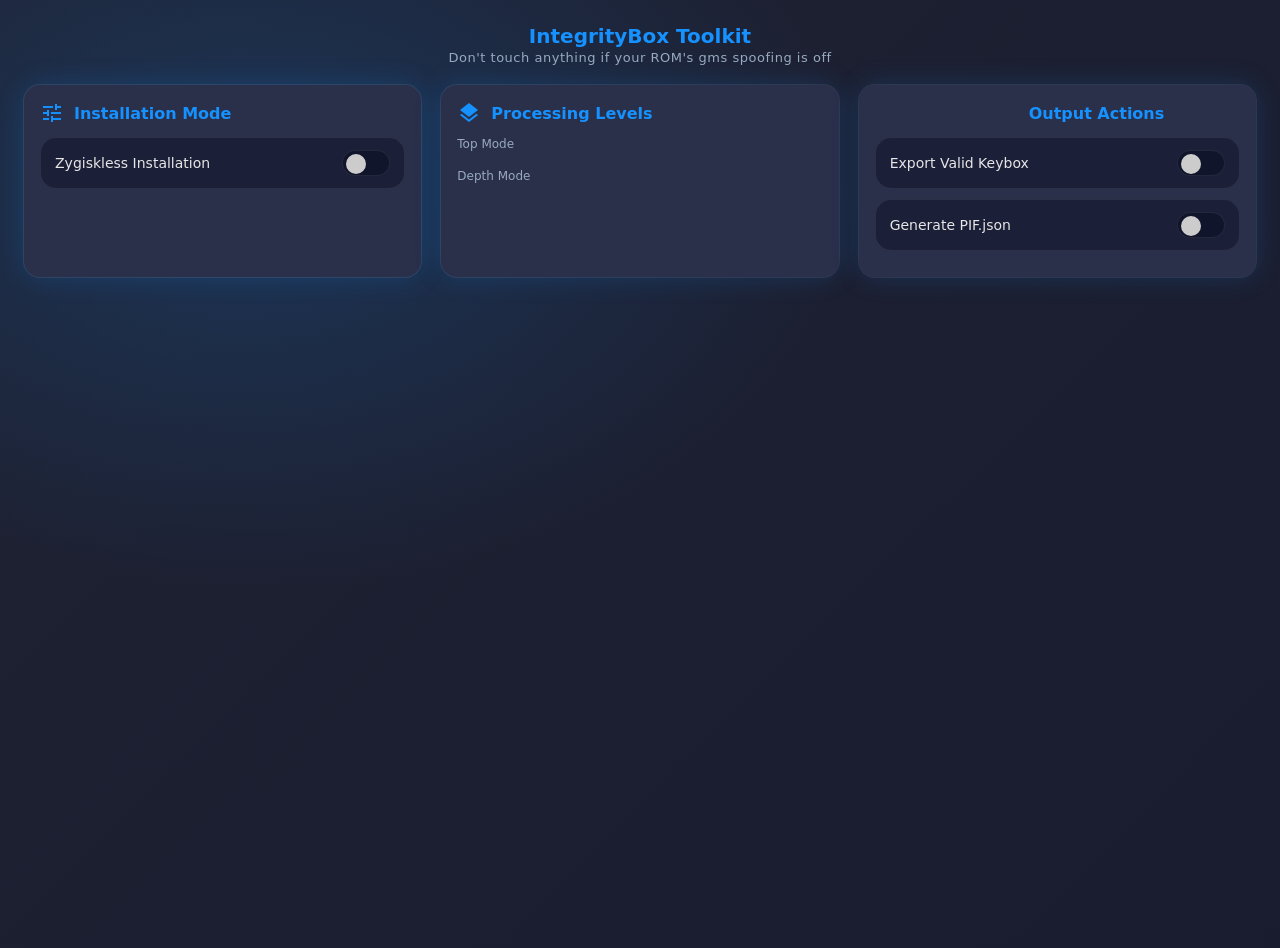
<file: webroot/Control/index.html>
<!DOCTYPE html>
<html lang="en">
<head>
<meta charset="UTF-8">
<meta name="viewport" content="width=device-width,initial-scale=1">
<title>IntegrityBox Toolkit</title>
<link href="https://fonts.googleapis.com/icon?family=Material+Icons" rel="stylesheet">

<style>
:root{
  --bg:#1f2233;
  --fg:#e6e6e6;
  --muted:#97aac0;
  --accent:#1592FF;

  --panel-bg:#232637;
  --card-bg:#2a2f4a;
  --card-border:#ffffff14;
  --btn-hover:#2d3240;
  --shadow:#00000066;

  --radius:16px;
  --transition:.3s;
}

body{
  margin:0;
  min-height:100vh;
  background:
    radial-gradient(600px 400px at 10% 10%, rgba(21,146,255,.18), transparent),
    radial-gradient(600px 400px at 90% 90%, rgba(21,146,255,.12), transparent),
    linear-gradient(135deg,#1f2233,#14172b);
  background-size:200% 200%;
  animation:bgMove 20s ease infinite;
  color:var(--fg);
  font-family:Inter,Roboto,system-ui;
  padding:24px;
}

@keyframes bgMove{
  0%{background-position:0% 0%}
  50%{background-position:100% 100%}
  100%{background-position:0% 0%}
}

.app{
  max-width:1100px;
  margin:auto;
  background:var(--panel-bg);
  border-radius:var(--radius);
  padding:22px;
  box-shadow:
    0 0 40px rgba(21,146,255,.25),
    inset 0 0 0 1px var(--card-border);
}

.header{
  display:flex;
  justify-content:center;
  margin-bottom:20px;
}

.title-wrap{
  text-align:center;
}

.title-wrap h1{
  margin:0;
  font-size:20px;
  font-weight:700;
  color:var(--accent);
}

.subtitle{
  margin-top:2px;
  font-size:13px;
  color:var(--muted);
  letter-spacing:.04em;
}

.header h1{
  font-size:20px;
  color:var(--accent);
  margin:0;
}

.header span{
  font-size:13px;
  color:var(--muted);
}

.modules{
  display:grid;
  grid-template-columns:repeat(auto-fit,minmax(300px,1fr));
  gap:20px;
}

.module{
  background:var(--card-bg);
  border-radius:var(--radius);
  padding:16px;
  box-shadow:
    0 0 0 1px var(--card-border),
    0 0 28px rgba(21,146,255,.18);
  transition:transform .25s, box-shadow .25s;
}

.module:hover{
  transform:translateY(-3px);
  box-shadow:
    0 0 0 1px var(--card-border),
    0 0 40px rgba(21,146,255,.35);
}

.module-head{
  display:flex;
  gap:10px;
  align-items:center;
  color:var(--accent);
  font-weight:700;
  margin-bottom:12px;
}

.action{
  display:flex;
  justify-content:space-between;
  align-items:center;
  padding:12px 14px;
  border-radius:var(--radius);
  background:#1b1f38;
  border:1px solid var(--card-border);
  margin-bottom:10px;
}

.action .label{
  cursor:pointer;
  font-size:14px;
}

.switch{
  position:relative;
  width:48px;
  height:26px;
}
.switch input{display:none}

.slider{
  position:absolute;
  inset:0;
  border-radius:999px;
  background:#11152b;
  border:1px solid var(--card-border);
}
.knob{
  position:absolute;
  top:3px;
  left:3px;
  width:20px;
  height:20px;
  border-radius:50%;
  background:#ccc;
  transition:var(--transition);
}
.switch input:checked + .slider{
  background:var(--accent);
}
.switch input:checked + .slider .knob{
  transform:translateX(22px);
  background:#fff;
}

.mode-group{
  margin-bottom:12px;
}

.mode-row{
  display:flex;
  gap:8px;
}

.mode-btn{
  flex:1;
  text-align:center;
  padding:10px;
  border-radius:999px;
  background:#1b1f38;
  border:1px solid var(--card-border);
  cursor:pointer;
  font-weight:700;
  color:var(--muted);
  transition:var(--transition);
}

.mode-btn.active{
  background:var(--accent);
  color:#fff;
}

.mode-desc{
  display:none;
  margin-top:8px;
  font-size:13px;
  color:var(--muted);
  background:#171b33;
  padding:10px 12px;
  border-radius:12px;
  border:1px solid var(--card-border);
}

.mode-desc.show{
  display:block;
}

.info-message{
  display:none;
  font-size:12px;
  color:var(--muted);
}
.info-message.show{display:block}
</style>
</head>

<body>

<div class="header">
  <div class="title-wrap">
    <h1>IntegrityBox Toolkit</h1>
    <div class="subtitle">Don't touch anything if your ROM's gms spoofing is off</div>
  </div>
</div>

  <div class="modules">

    <!-- MODE -->
    <div class="module">
      <div class="module-head">
        <span class="material-icons">tune</span> Installation Mode
      </div>

      <div class="action">
        <div class="label">Zygiskless Installation</div>
        <label class="switch">
          <input id="zygisk" type="checkbox">
          <span class="slider"><span class="knob"></span></span>
        </label>
      </div>
    </div>

    <!-- LEVELS -->
    <div class="module">
      <div class="module-head">
        <span class="material-icons">layers</span> Processing Levels
      </div>

      <div class="mode-group">
        <div style="font-size:12px;color:var(--muted);margin-bottom:6px">Top Mode</div>
        <div class="mode-row" id="top_mode"></div>
        <div class="mode-desc" id="top_desc"></div>
      </div>

      <div class="mode-group">
        <div style="font-size:12px;color:var(--muted);margin-bottom:6px">Depth Mode</div>
        <div class="mode-row" id="depth_mode"></div>
        <div class="mode-desc" id="depth_desc"></div>
      </div>
    </div>

    <!-- OUTPUT -->
    <div class="module">
      <div class="module-head">
        <span class="material-icons">output</span> Output Actions
      </div>

      <div class="action">
        <div class="label">Export Valid Keybox</div>
        <label class="switch">
          <input id="keybox" type="checkbox">
          <span class="slider"><span class="knob"></span></span>
        </label>
      </div>

      <div class="action">
        <div class="label">Generate PIF.json</div>
        <label class="switch">
          <input id="json" type="checkbox">
          <span class="slider"><span class="knob"></span></span>
        </label>
      </div>
    </div>

  </div>
</div>

<script>
const DIR="/data/adb/Box-Brain";
const exec=typeof ksu!=="undefined"&&ksu.exec?c=>ksu.exec(c):c=>Android.exec(c);

["zygisk","keybox","json"].forEach(id=>{
  const e=document.getElementById(id);
  try{e.checked=exec(`[ -f "${DIR}/${id}" ] && echo 1`).trim()==="1"}catch{}
  e.onchange=()=>e.checked?exec(`touch "${DIR}/${id}"`):exec(`rm -f "${DIR}/${id}"`);
});

const MODES=[
  {name:"Basic",val:3,desc:"Light processing. Fast and safest option."},
  {name:"Normal",val:6,desc:"Balanced mode for most setups."},
  {name:"Extreme",val:9,desc:"Maximum depth. Slower but thorough."}
];

function initMode(boxId,descId,prefix){
  const box=document.getElementById(boxId);
  const desc=document.getElementById(descId);
  let active=3;

  MODES.forEach(m=>{
    if(exec(`[ -f "${DIR}/${prefix}_${m.val}" ] && echo 1`).trim()==="1")
      active=m.val;
  });

  MODES.forEach(m=>{
    const b=document.createElement("div");
    b.className="mode-btn"+(m.val===active?" active":"");
    b.textContent=m.name;
    b.onclick=()=>{
      if(desc.textContent===m.desc && desc.classList.contains("show")){
        desc.classList.remove("show");
        return;
      }
      MODES.forEach(x=>exec(`rm -f "${DIR}/${prefix}_${x.val}"`));
      exec(`touch "${DIR}/${prefix}_${m.val}"`);
      box.querySelectorAll(".mode-btn").forEach(e=>e.classList.remove("active"));
      b.classList.add("active");
      desc.textContent=m.desc;
      desc.classList.add("show");
    };
    box.appendChild(b);
  });
}

initMode("top_mode","top_desc","top");
initMode("depth_mode","depth_desc","depth");
</script>
</body>
</html>
</file>
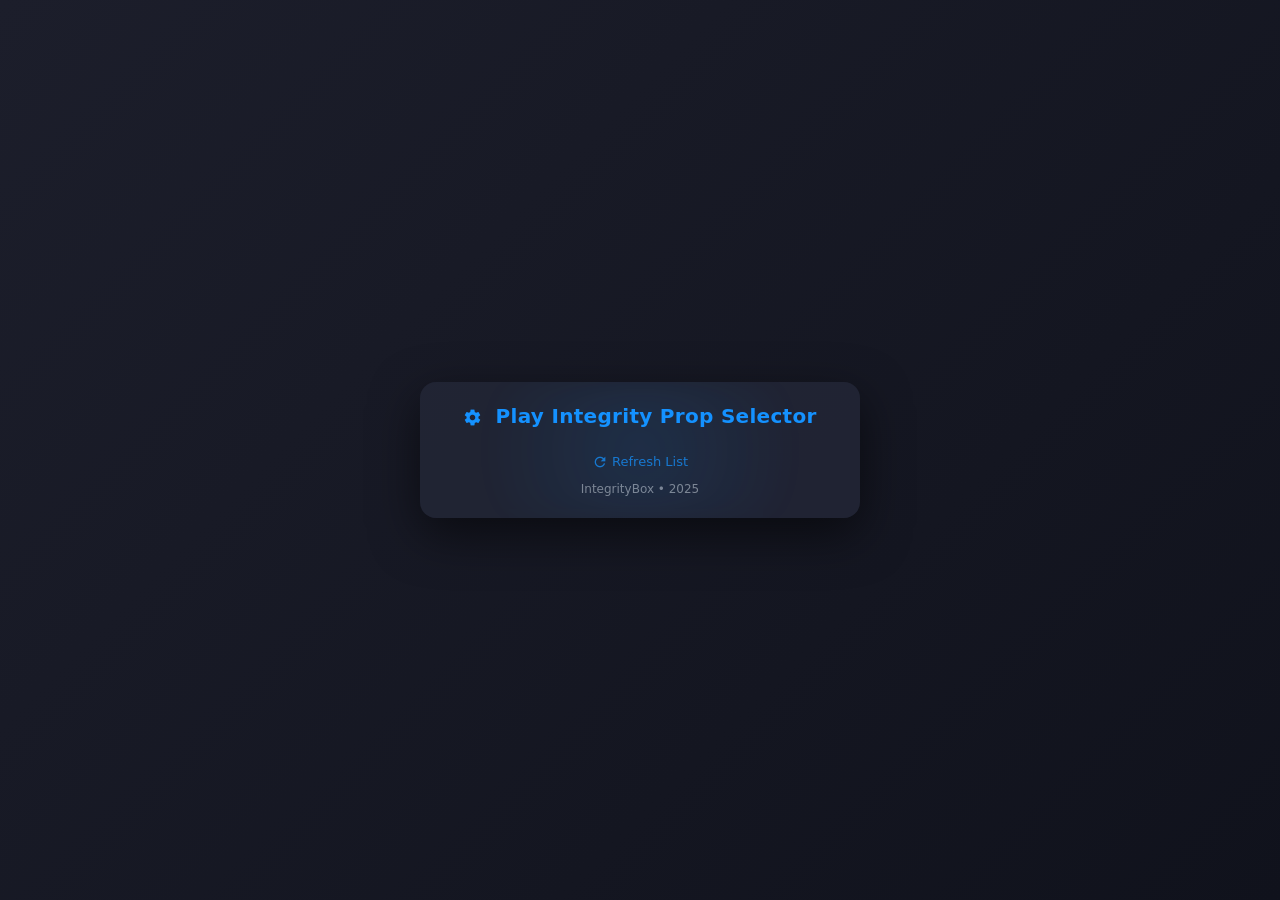
<file: webroot/CustomPIF/index.html>
<!doctype html>
<html lang="en">
<head>
<meta charset="utf-8"/>
<meta name="viewport" content="width=device-width,initial-scale=1"/>
<title>PlayIntegrity PIF Selector</title>
<link href="https://fonts.googleapis.com/icon?family=Material+Icons" rel="stylesheet">
<style>
:root{
  --bg:#1f2233; --fg:#e6e6e6; --accent:#1592FF;
  --panel-bg:#232637D9; --shadow:rgba(0,0,0,0.55);
  --radius:16px; --transition:0.25s;
  --active:var(--accent);
}
*{box-sizing:border-box}
body{
  margin:0;min-height:100vh;display:flex;align-items:center;justify-content:center;
  font-family:-apple-system,BlinkMacSystemFont,"Segoe UI",Roboto,system-ui;
  background:linear-gradient(135deg,#1c1e2b,#10121c);
  color:var(--fg);padding:22px;-webkit-font-smoothing:antialiased;
}
.container{width:440px;max-width:96%;}
.card{
  background:var(--panel-bg);border-radius:var(--radius);padding:22px;
  box-shadow:0 16px 48px var(--shadow);position:relative;overflow:hidden;
}
.card::before{
  content:"";position:absolute;inset:0;
  background:radial-gradient(circle,var(--accent) 0%,transparent 70%);
  opacity:.1;filter:blur(14px);pointer-events:none;
}
h1{
  margin:0 0 16px;text-align:center;font-size:20px;
  color:var(--accent);font-weight:600;letter-spacing:.3px;
}
.rows{display:grid;gap:10px;margin-top:14px;position:relative;z-index:2;}
.item{
  display:flex;align-items:center;justify-content:space-between;
  padding:16px;border-radius:var(--radius);
  background:rgba(255,255,255,0.03);
  border:1px solid rgba(255,255,255,0.08);
  cursor:pointer;transition:transform var(--transition),box-shadow var(--transition),background var(--transition),border var(--transition);
}
.item:hover{
  transform:translateY(-4px);
  background:rgba(255,255,255,0.05);
  box-shadow:0 10px 28px rgba(0,0,0,0.5);
}
.item.active{
  border:2px solid var(--accent);
  background:rgba(21,146,255,0.12);
}
.item:active{transform:scale(0.98);}
.left{flex-shrink:0;width:60px;text-align:center;}
.badge{display:inline-block;padding:7px 10px;border-radius:10px;background:rgba(255,255,255,0.05);font-size:13px;font-weight:600;}
.info{flex:1;overflow:hidden;}
.line{display:flex;justify-content:space-between;align-items:center;gap:8px;}
.meta{margin-top:6px;display:flex;flex-wrap:wrap;gap:8px;font-size:12px;color:rgba(255,255,255,0.65);}
.expiry{font-weight:700;color:var(--accent);}
.small{font-size:12px;color:rgba(255,255,255,0.55);}
.empty{
  text-align:center;color:rgba(255,255,255,0.4);
  padding:22px;border-radius:10px;background:rgba(255,255,255,0.03);
}
.footer{text-align:center;margin-top:12px;font-size:12px;color:rgba(255,255,255,0.45);}

.refresh-btn{
  margin-top:10px;text-align:center;
  font-size:13px;cursor:pointer;color:var(--accent);
  opacity:.75;transition:.2s;
}
.refresh-btn:hover{opacity:1;}

.expiry-badge {
  padding: 4px 10px;
  border-radius: 8px;
  font-weight: 600;
  font-size: 12px;
  white-space: nowrap;
  display: inline-block;
}

.expired {
  background: rgba(255, 0, 0, 0.25);
  color: #ff6b6b;
  border: 1px solid rgba(255, 0, 0, 0.4);
}

.expiring-soon {
  background: rgba(255,165,0,0.25);
  color: #ffb85c;
  border: 1px solid rgba(255,165,0,0.45);
}

.safe-expiry {
  background: rgba(27, 205, 0, 0.18);
  color: #1BCD00;
  border: 1px solid rgba(27, 205, 0, 0.18);
}

.idk-expiry {
  background: linear-gradient(90deg,
    rgba(255, 0, 0, 0.18),
    rgba(255, 165, 0, 0.18),
    rgba(255, 255, 0, 0.18),
    rgba(0, 128, 0, 0.18),
    rgba(0, 0, 255, 0.18),
    rgba(75, 0, 130, 0.18),
    rgba(238, 130, 238, 0.18)
  );
  border: 1px solid rgba(27, 205, 0, 0.18);
  color: #FFB900;
  border-radius: 6px;
  font-weight: bold;
  padding: 5px 10px;
  background-size: 400% 400%;
  animation: rainbowBG 8s linear infinite;
}

@keyframes rainbowBG {
  0% { background-position: 0% 50%; }
  50% { background-position: 100% 50%; }
  100% { background-position: 0% 50%; }
}
</style>
</head>
<body>

<div class="container">
  <div class="card">
    <h1><span class="material-icons" style="vertical-align:middle;font-size:19px;margin-right:6px;">settings</span> Play Integrity Prop Selector</h1>

    <div id="rows" class="rows" aria-live="polite">
      <div class="empty">Scanning for <code>*custom.pif.prop</code> …</div>
    </div>

    <div class="refresh-btn" onclick="forceRefresh()">
      <span class="material-icons" style="font-size:16px;vertical-align:middle;">refresh</span>
      Refresh List
    </div>

    <div class="footer">IntegrityBox • 2025</div>
  </div>
</div>

<script>
function popup(msg){
  try{
    if(window.toast) return window.toast(String(msg));
    if(window.kernelsu?.toast) return window.kernelsu.toast(String(msg));
    if(window.ksu?.toast) return window.ksu.toast(String(msg));
  }catch{}
}

const CACHE_KEY = "pif_cache_v1";
const CACHE_TIME = 24*60*60*1000; // 24h

const SEARCH_DIR='/data/adb/modules/playintegrityfix/fingerprint';
const DEST='/data/adb/modules/playintegrityfix/custom.pif.prop';
const rows=document.getElementById("rows");

async function sh(cmd){
  try{
    if(typeof ksu?.exec==="function"){
      const out = ksu.exec(cmd);
      if(out?.then) return (await out).toString().trim();
      if(typeof out==="string") return out.trim();
      return await new Promise(res=>{
        const cb="cb_"+Date.now()+"_"+(Math.random()*10000|0);
        window[cb]=(c,o,e)=>{delete window[cb];res((o||"")+(e||""));};
        ksu.exec(cmd,"{}",cb);
      });
    }
  }catch(e){}
  return "";
}

async function readKV(file,key){
  return(await sh(`sh -c 'grep -m1 "^${key}=" "${file}" | cut -d"=" -f2- || true'`)).trim();
}
async function readExpiry(file){
  return(await sh(`sh -c 'grep -m1 "^# *Estimated Expiry:" "${file}" | sed "s/^# *Estimated Expiry:[[:space:]]*//" || true'`)).trim();
}
async function findCandidates(){
  const out=await sh(`sh -c 'find "${SEARCH_DIR}" -maxdepth 1 -type f -name "*custom.pif.prop" -print0 | sort -z'`);
  if(!out) return [];
  return out.split("\0").filter(Boolean).map(x=>x.trim());
}

function buildUI(metaList){
  rows.innerHTML="";
  const frag=document.createDocumentFragment();
  metaList.forEach((item,i)=>{
    frag.appendChild(makeItem(i,item.file,item.meta));
  });
  rows.appendChild(frag);
}

function makeItem(index,file,meta){
  const div=document.createElement("div");
  div.className="item";
  div.dataset.file=file;

  const left=document.createElement("div");
  left.className="left";
  left.innerHTML=`<div class="badge">#${index+1}</div>`;

  const info=document.createElement("div");
  info.className="info";

  const line=document.createElement("div");
  line.className="line";
  line.innerHTML=`
    <div><strong>${meta.MODEL||"Unknown Model"}</strong><div class="small">${meta.DEVICE||"unknown"}</div></div>
    <div class="small">${meta.RELEASE?("Type: "+meta.RELEASE):""}</div>
  `;

  const metaRow=document.createElement("div");
  metaRow.className="meta";
  metaRow.innerHTML=`
    <div>FP: ${meta.FINGERPRINT?meta.FINGERPRINT.substring(0,34)+"…":"—"}</div>
    <div>Patch: ${meta.SECURITY_PATCH||"—"}</div>
    <div class="expiry" data-exp="${meta.ESTIMATED || ''}"></div>
  `;

  info.append(line,metaRow);
  div.append(left,info);

  div.onclick=async()=>{
    document.querySelectorAll(".item").forEach(x=>x.classList.remove("active"));
    div.classList.add("active");

    await sh(`cp -f "${file}" "${DEST}" && chmod 0644 "${DEST}"`);
    await sh(`am force-stop com.google.android.gms.unstable 2>/dev/null || true;
              am force-stop com.google.android.gms 2>/dev/null || true;
              am force-stop com.android.vending 2>/dev/null || true`);
    popup("Prop applied & GMS restarted");
  };
  
  setTimeout(() => {
    const expEl = div.querySelector('.expiry');
    if (expEl) {
      formatExpiry(expEl, expEl.dataset.exp);
    }
  }, 10);

  return div;
}

async function scanAndCache(){
  const files=await findCandidates();
  const metaList=[];

  for(const f of files){
    const [MODEL,DEVICE,RELEASE,SECURITY_PATCH,FINGERPRINT,ESTIMATED] = await Promise.all([
      readKV(f,"MODEL"),
      readKV(f,"DEVICE"),
      readKV(f,"RELEASE"),
      readKV(f,"SECURITY_PATCH"),
      readKV(f,"FINGERPRINT"),
      readExpiry(f)
    ]);
    metaList.push({file:f,meta:{MODEL,DEVICE,RELEASE,SECURITY_PATCH,FINGERPRINT,ESTIMATED}});
  }

  localStorage.setItem(CACHE_KEY,JSON.stringify({
    time:Date.now(),
    data:metaList
  }));

  return metaList;
}

function loadFromCache(){
  const raw=localStorage.getItem(CACHE_KEY);
  if(!raw) return null;
  try{
    const obj=JSON.parse(raw);
    if(Date.now()-obj.time > CACHE_TIME) return null;
    return obj.data;
  }catch{
    return null;
  }
}

function formatExpiry(el, dateStr) {
  if (!dateStr || !dateStr.trim()) {
    el.innerHTML = `<span class="expiry-badge idk-expiry">N/A</span>`;
    return;
  }

  const expDate = new Date(dateStr);
  if (isNaN(expDate)) {
    el.innerHTML = `<span class="expiry-badge safe-expiry">${dateStr}</span>`;
    return;
  }

  const now = new Date();
  const diffMs = expDate - now;
  const diffDays = Math.floor(diffMs / (1000*60*60*24));

  if (diffDays < 0) {
    el.innerHTML = `<span class="expiry-badge expired">Banned ${Math.abs(diffDays)} days ago</span>`;
    return;
  }

  if (diffDays <= 7) {
    el.innerHTML = `<span class="expiry-badge expiring-soon">Expiring in ${diffDays} days</span>`;
    return;
  }

  el.innerHTML = `<span class="expiry-badge safe-expiry">Expiring in ${diffDays} days</span>`;
}

async function init(){
  const cache=loadFromCache();
  if(cache){
    buildUI(cache);
    return;
  }

  rows.innerHTML=`<div class="empty">Scanning… ⏳</div>`;
  const fresh=await scanAndCache();
  buildUI(fresh);
}

async function forceRefresh(){
  rows.innerHTML=`<div class="empty">Refreshing… ⏳</div>`;
  const fresh=await scanAndCache();
  buildUI(fresh);
  popup("List refreshed");
}

document.addEventListener("DOMContentLoaded",init);
</script>

</body>
</html>
</file>
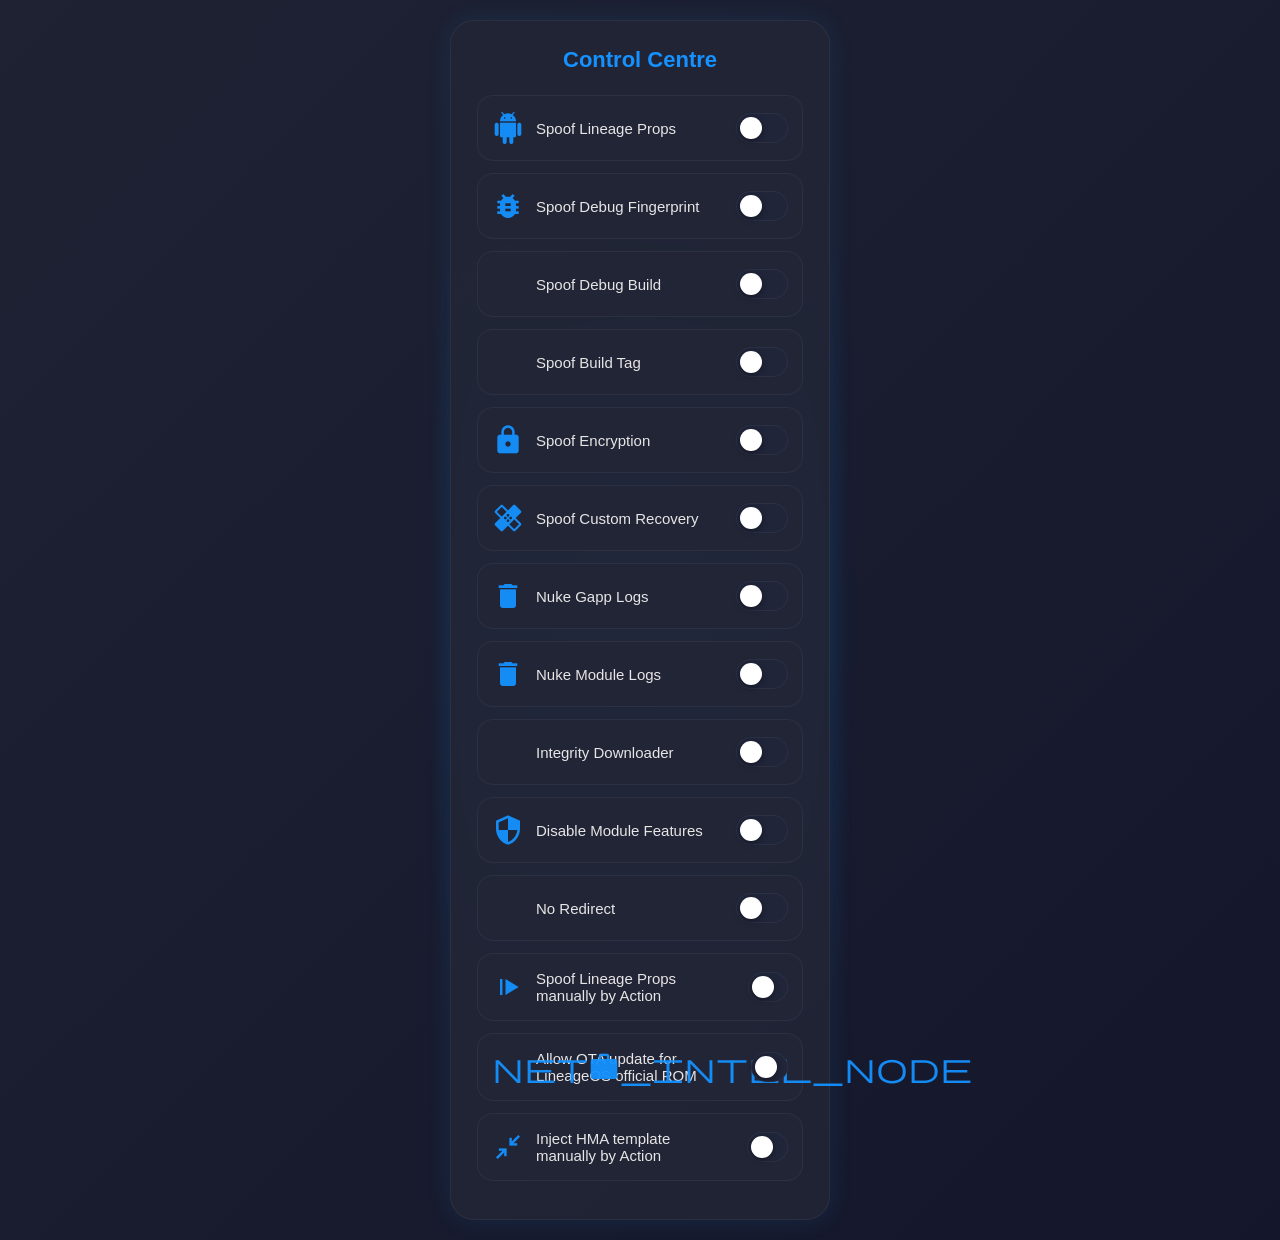
<file: webroot/Flags/index.html>
<!DOCTYPE html>
<html lang="en">
<head>
<meta charset="UTF-8">
<meta name="viewport" content="width=device-width,initial-scale=1">
<title>Control Centre</title>
<link href="https://fonts.googleapis.com/icon?family=Material+Icons" rel="stylesheet">
<link href="https://fonts.googleapis.com/css2?family=Material+Symbols+Outlined" rel="stylesheet">
<style>
:root{
  --bg:#1f2233;
  --fg:#e6e6e6;
  --muted:#97aac0;
  --accent:#1592FF;
  --panel-bg:#232637D9;
  --card-bg:#232637E6;
  --card-border:#ffffff0D;
  --btn-hover:#2d3240F2;
  --shadow:#00000066;
  --radius:16px;
  --transition:.25s ease;
}

*{
  box-sizing:border-box;
  margin:0;
  padding:0;
}

body{
  font-family:-apple-system,BlinkMacSystemFont,"SF Pro Display","Segoe UI",Arial,sans-serif;
  background:linear-gradient(135deg,#1f2233,#14172b);
  color:var(--fg);
  min-height:100vh;
  display:flex;
  justify-content:center;
  padding:20px;
  overflow-y:auto;
}

.card{
  background:var(--panel-bg);
  border:1px solid var(--card-border);
  border-radius:24px;
  width:380px;
  padding:26px;
  box-shadow:0 0 24px rgba(0,153,255,0.12);
  position:relative;
  animation:fadeIn .4s ease;
}

@keyframes fadeIn{
  from{opacity:0;transform:translateY(10px);}
  to{opacity:1;transform:translateY(0);}
}

.card::after{
  content:"";
  position:absolute;
  inset:0;
  background:radial-gradient(circle,var(--accent) 0%,transparent 70%);
  opacity:.18;
  filter:blur(16px);
  pointer-events:none;
  z-index:-1;
}

.h{
  display:flex;
  justify-content:center;
  margin-bottom:22px;
  font-size:22px;
  font-weight:700;
  color:var(--accent);
  animation:slideDown .5s ease;
}

@keyframes slideDown{
  from{opacity:0;transform:translateY(-10px);}
  to{opacity:1;transform:translateY(0);}
}

.row{
  display:flex;
  align-items:center;
  justify-content:space-between;
  gap:14px;
  padding:16px 14px;
  margin-bottom:12px;
  border-radius:var(--radius);
  background:var(--card-bg);
  border:1px solid var(--card-border);
  transition:transform var(--transition),background var(--transition),box-shadow var(--transition);
  will-change:transform;
}

.row:hover{
  background:var(--btn-hover);
  transform:translateY(-2px);
  box-shadow:0 4px 12px var(--shadow);
}

.row:active{
  transform:translateY(0);
}

.left{
  display:flex;
  align-items:center;
  gap:12px;
}

.icon{
  width:32px;
  height:32px;
  font-size:32px;
  color:var(--accent);
  opacity:.95;
  flex-shrink:0;
  transition:transform .2s ease;
}

.row:hover .icon{
  transform:scale(1.1);
}

.label{
  font-size:15px;
  font-weight:500;
  color:var(--fg);
}

.switch{
  position:relative;
  width:52px;
  height:30px;
  cursor:pointer;
}

.switch input{
  opacity:0;
  width:0;
  height:0;
}

.slider{
  position:absolute;
  inset:0;
  border-radius:999px;
  background:#20253a;
  border:1px solid var(--card-border);
  transition:background .2s,box-shadow .2s;
}

.knob{
  position:absolute;
  left:3px;
  top:3px;
  width:22px;
  height:22px;
  border-radius:50%;
  background:#ffffff;
  box-shadow:0 2px 6px rgba(0,0,0,.4);
  transition:transform .2s cubic-bezier(.34,1.56,.64,1);
}

.switch input:checked + .slider{
  background:var(--accent);
  box-shadow:0 0 10px rgba(21,146,255,.45);
}

.switch input:checked + .slider .knob{
  transform:translateX(22px);
}

.webui-popup{
  font-family:-apple-system,BlinkMacSystemFont,"SF Pro Display","Segoe UI",Arial,sans-serif;
  position:fixed;
  top:20px;
  left:50%;
  transform:translateX(-50%) scale(.9);
  padding:12px 20px;
  border-radius:8px;
  color:#fff;
  font-weight:600;
  font-size:14px;
  opacity:0;
  pointer-events:none;
  transition:all .3s ease;
  z-index:99999;
  box-shadow:0 4px 20px rgba(0,0,0,.3);
}

.webui-popup.show{
  opacity:1;
  transform:translateX(-50%) scale(1);
}

.material-symbols-outlined{
  font-variation-settings:'FILL' 1,'wght' 400,'GRAD' 0,'opsz' 32;
}
</style>
</head>
<body>
<div class="card">
  <div class="h">Control Centre</div>
  <div class="row"><div class="left"><span class="material-icons icon">android</span><div class="label">Spoof Lineage Props</div></div><label class="switch"><input type="checkbox" id="NoLineageProp"><span class="slider"><span class="knob"></span></span></label></div>
  <div class="row"><div class="left"><span class="material-icons icon">bug_report</span><div class="label">Spoof Debug Fingerprint</div></div><label class="switch"><input type="checkbox" id="nodebug"><span class="slider"><span class="knob"></span></span></label></div>
  <div class="row"><div class="left"><span class="material-icons icon">pest_control</span><div class="label">Spoof Debug Build</div></div><label class="switch"><input type="checkbox" id="build"><span class="slider"><span class="knob"></span></span></label></div>
  <div class="row"><div class="left"><span class="material-icons icon">verified</span><div class="label">Spoof Build Tag</div></div><label class="switch"><input type="checkbox" id="tag"><span class="slider"><span class="knob"></span></span></label></div>
  <div class="row"><div class="left"><span class="material-icons icon">lock</span><div class="label">Spoof Encryption</div></div><label class="switch"><input type="checkbox" id="encrypt"><span class="slider"><span class="knob"></span></span></label></div>
  <div class="row"><div class="left"><span class="material-icons icon">healing</span><div class="label">Spoof Custom Recovery</div></div><label class="switch"><input type="checkbox" id="twrp"><span class="slider"><span class="knob"></span></span></label></div>
  <div class="row"><div class="left"><span class="material-icons icon">delete</span><div class="label">Nuke Gapp Logs</div></div><label class="switch"><input type="checkbox" id="gapps"><span class="slider"><span class="knob"></span></span></label></div>
  <div class="row"><div class="left"><span class="material-icons icon">delete</span><div class="label">Nuke Module Logs</div></div><label class="switch"><input type="checkbox" id="root"><span class="slider"><span class="knob"></span></span></label></div>
  <div class="row"><div class="left"><span class="material-icons icon">download</span><div class="label">Integrity Downloader</div></div><label class="switch"><input type="checkbox" id="download"><span class="slider"><span class="knob"></span></span></label></div>
  <div class="row"><div class="left"><span class="material-icons icon">security</span><div class="label">Disable Module Features</div></div><label class="switch"><input type="checkbox" id="safemode"><span class="slider"><span class="knob"></span></span></label></div>
  <div class="row"><div class="left"><span class="material-icons icon">do_not_touch</span><div class="label">No Redirect</div></div><label class="switch"><input type="checkbox" id="noredirect"><span class="slider"><span class="knob"></span></span></label></div>
  <div class="row"><div class="left"><span class="material-symbols-outlined icon">resume</span><div class="label">Spoof Lineage Props manually by Action</div></div><label class="switch"><input type="checkbox" id="override"><span class="slider"><span class="knob"></span></span></label></div>
  <div class="row"><div class="left"><span class="material-symbols-outlined icon">network_intel_node</span><div class="label">Allow OTA update for LineageOS official ROM</div></div><label class="switch"><input type="checkbox" id="ota"><span class="slider"><span class="knob"></span></span></label></div>
  <div class="row"><div class="left"><span class="material-symbols-outlined icon">hide</span><div class="label">Inject HMA template manually by Action</div></div><label class="switch"><input type="checkbox" id="hma"><span class="slider"><span class="knob"></span></span></label></div>
</div>

<script>
const DIR="/data/adb/Box-Brain";
const FILES=["noredirect","safemode","NoLineageProp","gapps","override","ota","hma","download","root","nodebug","encrypt","twrp","build","tag"];
const els=Object.fromEntries(FILES.map(f=>[f,document.getElementById(f)]));

const messages={
  noredirect:{on:"You won't be redirected",off:"Redirect enabled"},
  NoLineageProp:{on:"Disable if camera fails",off:"Lineage props unchanged"},
  gms:{on:"Reboot to apply changes",off:"Do resetprop manually"},
  safemode:{on:"Reboot to apply changes",off:"Only enable when something went wrong"},
  twrp:{on:"Reboot to apply changes",off:"Disabled"},
  encrypt:{on:"Fake storage encryption applied",off:"Disabled"},
  nodebug:{on:"Reboot to apply changes",off:"Disabled"},
  build:{on:"Reboot to apply changes",off:"Disabled"},
  tag:{on:"Reboot to apply changes",off:"Disabled"},
  gapps:{on:"Click on Action button",off:"Disabled"},
  override:{on:"Now click on the action button",off:"Disabled"},
  ota:{on:"Now click on the action button",off:"Disabled"},
  hma:{on:"Now click on the action button",off:"Disabled"},
  download:{on:"Click on Action button",off:"Disabled"},
  root:{on:"Click on Action button",off:"Disabled"}
};

const exec = typeof ksu!=='undefined'&&ksu&&ksu.exec
  ? cmd=>ksu.exec(cmd)
  : (typeof Android!=='undefined'&&Android&&Android.exec ? cmd=>Android.exec(cmd) : ()=>'');

let popupEl=null;
function popup(msg,type="info"){
  try{
    if(typeof window.toast==="function"){window.toast(String(msg));return;}
    if(window.kernelsu&&typeof window.kernelsu.toast==="function"){window.kernelsu.toast(String(msg));return;}
    if(typeof ksu==="object"&&typeof ksu.toast==="function"){ksu.toast(String(msg));return;}
  }catch(e){}
  
  if(popupEl)popupEl.remove();
  
  const colors={error:"#f44336",success:"#4caf50",info:"#1565c0",warn:"#ff8f00"};
  const bg=colors[type]||"#0099FF";
  
  popupEl=document.createElement("div");
  popupEl.className="webui-popup";
  popupEl.textContent=msg;
  popupEl.style.background=bg;
  document.body.appendChild(popupEl);
  
  requestAnimationFrame(()=>popupEl.classList.add("show"));
  setTimeout(()=>{
    if(popupEl){
      popupEl.classList.remove("show");
      setTimeout(()=>{if(popupEl)popupEl.remove();},300);
    }
  },2500);
}

function toggleFile(f,enable){
  if(enable){
    exec(`touch "${DIR}/${f}"`);
    popup(messages[f].on,"success");
  }else{
    exec(`rm -f "${DIR}/${f}"`);
    popup(messages[f].off,"error");
  }
}

function loadState(){
  FILES.forEach(f=>{
    els[f].checked=exec(`[ -f "${DIR}/${f}" ] && echo 1 || echo 0`).trim()==="1";
  });
}

FILES.forEach(f=>{
  els[f].addEventListener("change",()=>toggleFile(f,els[f].checked));
});

window.addEventListener("DOMContentLoaded",loadState);
</script>
</body>
</html>
</file>
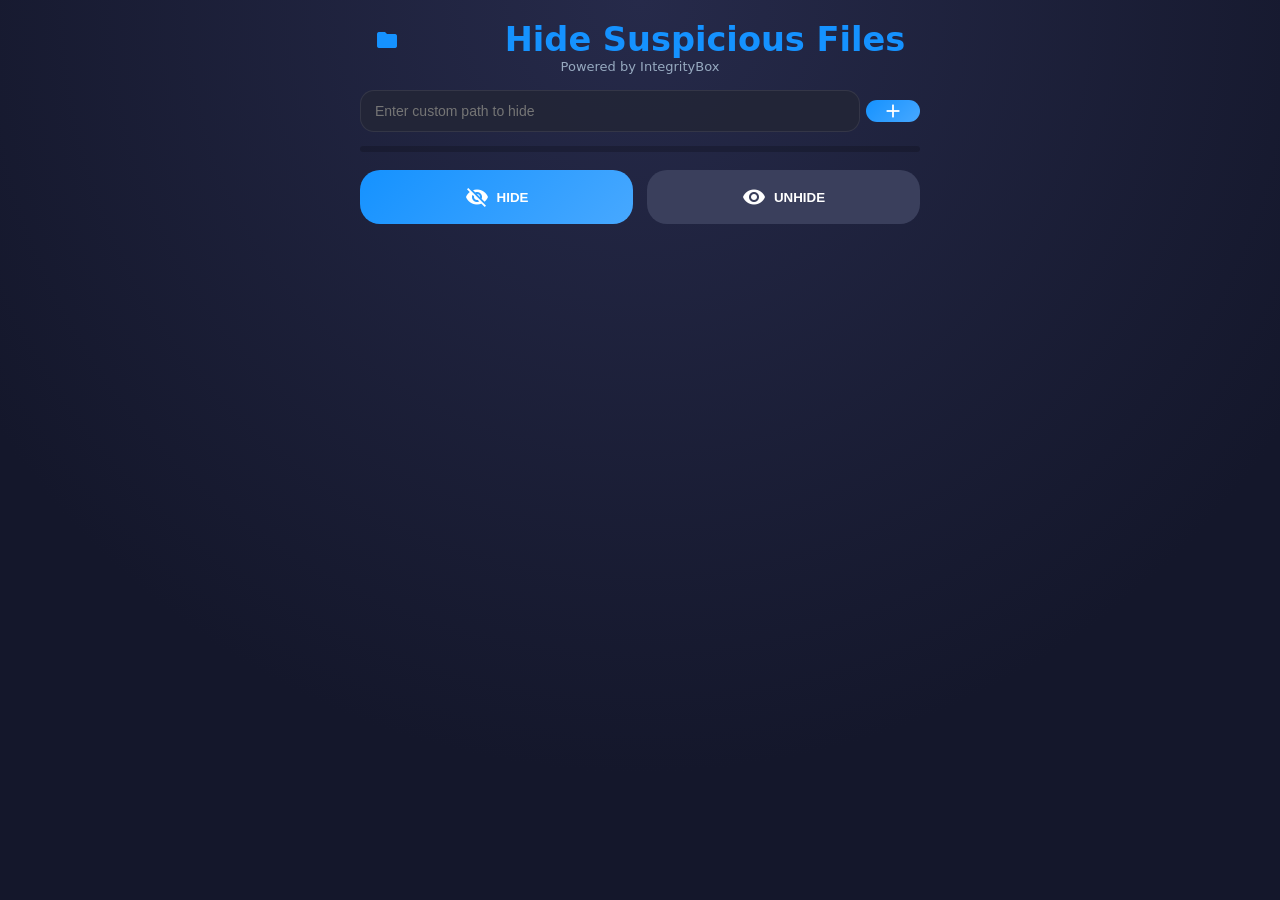
<file: webroot/HideMyFiles/index.html>
<!DOCTYPE html>
<html>
<head>
<meta charset="utf-8">
<meta name="viewport" content="width=device-width,initial-scale=1">
<title>Hide My Files</title>
<link href="https://fonts.googleapis.com/icon?family=Material+Icons" rel="stylesheet">

<style>
:root{
  --bg:#1f2233;--fg:#e6e6e6;--muted:#97aac0;
  --accent:#1592FF;--card:#232637E6;--border:#ffffff14;
  --radius:18px;
}
*{box-sizing:border-box;margin:0;padding:0}
body{
  background:radial-gradient(circle at top,#262a4a,#14172b 70%);
  font-family:Inter,system-ui;
  color:var(--fg);
  display:flex;
  justify-content:center;
  min-height:100vh;
}
.app{width:100%;max-width:600px;padding:20px}

.header{text-align:center;margin-bottom:16px}
.header h1{
  color:var(--accent);
  display:flex;
  align-items:center;
  justify-content:center;
  gap:10px;
  font-size:2.1rem;
}
.header p{font-size:13px;color:var(--muted)}

.custom-path{
  display:flex;
  gap:6px;
  margin-bottom:14px;
  align-items: center;
}

.custom-path input{
  flex:1;
  padding:12px 14px;
  border-radius:14px;
  border:1px solid var(--border);
  background:var(--card);
  color:var(--fg);
  font-size:14px;
}

.custom-path button{
  display:flex;
  align-items:center;
  justify-content:center;
  padding:0 16px;
  border:none;
  border-radius:14px;
  background:linear-gradient(135deg,#1592ff,#47a8ff);
  color:#fff;
  font-weight:600;
  font-size:18px;
  cursor:pointer;
  transition: transform 0.15s, box-shadow 0.15s;
  height:100%;
}

.custom-path button:hover{
  transform: scale(1.05);
  box-shadow: 0 3px 8px rgba(0,0,0,0.25);
}

.custom-path button .material-icons{
  font-size:22px;
}

.item{
  background:var(--card);
  border:1px solid var(--border);
  border-radius:var(--radius);
  padding:18px;
  margin-bottom:14px;
  display:flex;
  flex-direction:column;
  gap:10px;
}

.row{display:flex;justify-content:space-between;align-items:center}
.path{font-size:14px;display:flex;align-items:center;gap:6px;word-break:break-all}
.meta{
  font-size:12px;
  color:var(--muted);
  display:flex;
  gap:6px;
  flex-wrap:wrap;
}

.badge{
  display:inline-flex;
  align-items:center;
  gap:4px;
  padding:3px 8px;
  border-radius:999px;
  font-size:11px;
  font-weight:600;
  color:#fff;
}
.badge.warn{background:#ff9800}
.badge.danger{background:#f44336}

.toggle{
  width:50px;height:28px;border-radius:14px;
  background:#444;position:relative;cursor:pointer
}
.toggle.active{background:var(--accent)}
.toggle::after{
  content:"";width:24px;height:24px;border-radius:50%;
  background:#fff;position:absolute;top:2px;left:2px;
  transition:.25s
}
.toggle.active::after{left:24px}

/* Trash icon */
.trash{
  color:#f44336;
  cursor:pointer;
  font-size:22px;
  transition: transform 0.2s;
}
.trash:hover{
  transform: scale(1.2);
}

.mode{display:flex;gap:10px;margin-top:6px}
.mode button{
  flex:1;padding:9px;border-radius:14px;
  border:1px solid var(--border);
  background:transparent;color:var(--fg);cursor:pointer;
  display:flex;gap:6px;justify-content:center;align-items:center
}
.mode button.active{background:var(--accent);border-color:transparent}
.mode button[disabled]{opacity:.4;pointer-events:none}

.actions{display:flex;gap:14px;margin-top:18px}
.actions button{
  flex:1;padding:15px;border-radius:20px;border:none;
  font-weight:700;cursor:pointer;
  display:flex;gap:8px;justify-content:center;align-items:center
}
.run{background:linear-gradient(135deg,#1592ff,#47a8ff);color:#fff}
.unhide{background:#3a3f5c;color:#fff}

.progress{
  height:6px;background:#0003;border-radius:6px;
  overflow:hidden;margin:14px 0
}
.bar{
  height:100%;width:0%;
  background:linear-gradient(90deg,#1592ff,#5bb3ff,#1592ff);
}
</style>
</head>

<body>
<div class="app">
  <div class="header">
    <h1><span class="material-icons">folder_off</span> Hide Suspicious Files</h1>
    <p>Powered by IntegrityBox</p>
  </div>

  <div class="custom-path">
    <input id="customPath" placeholder="Enter custom path to hide">
    <button onclick="addCustomPath()" title="Add custom path">
      <span class="material-icons">add</span>
    </button>
  </div>

  <div class="progress"><div id="bar" class="bar"></div></div>
  <div id="list">Loading…</div>

  <div class="actions">
    <button class="run" onclick="runCleaner()">
      <span class="material-icons">visibility_off</span> HIDE
    </button>
    <button class="unhide" onclick="unhide()">
      <span class="material-icons">visibility</span> UNHIDE
    </button>
  </div>
</div>

<script>
const SIZE_LIMIT_MB = 512;

const BASE="/data/adb/Vault/.hidefiles";
const LOG="/data/adb/Vault/webui.log";
const VAULT="/data/adb/Vault";

let PREDEFINED={
  MT2:"/sdcard/MT2",TWRP:"/sdcard/TWRP",Fox:"/sdcard/Fox",
  PBRP:"/sdcard/PBRP",Magisk:"/sdcard/Magisk",SHRP:"/sdcard/SHRP",
  Migrate:"/sdcard/Migrate",CustomROM:"/vendor/bin/install-recovery.sh",
  SwiftBackup:"/sdcard/SwiftBackup",AppManager:"/sdcard/AppManager",
  TMP:"/data/local/tmp",KernelSU:"/sdcard/.ksu",FolkPatch:"/sdcard/Download/FolkPatch",
  DataBackup:"/sdcard/DataBackup",OTA:"/system/addon.d"
};

let CUSTOM={}, TARGETS={...PREDEFINED};
const sh=cmd=>parent.runShellFromIframe(cmd);
const bar=document.getElementById("bar");

const exists=async p=>(await sh(`[ -e "${p}" ] && echo 1 || echo 0`)).trim()=="1";

async function getSizeSafe(p){
  return (await sh(`du -sh "${p}" 2>/dev/null | awk '{print $1}'`)).trim()||"0B";
}
function sizeToMB(s){
  const v=parseFloat(s)||0;
  if(s.endsWith("G")) return v*1024;
  if(s.endsWith("M")) return v;
  if(s.endsWith("K")) return v/1024;
  return 0;
}

async function loadConf(k){
  try{
    const o=await sh(`. ${BASE}/${k}.conf 2>/dev/null; echo "$ENABLED|$MODE"`);
    const [e,m]=o.trim().split("|");
    return {e:e==="1",m:m||"move"};
  }catch{return {e:false,m:"move"}}
}
async function saveConf(k,e,m){
  await sh(`mkdir -p ${BASE};
    echo "ENABLED=${e?1:0}" > ${BASE}/${k}.conf;
    echo "MODE=${m}" >> ${BASE}/${k}.conf`);
}

// Custom Paths Persistence
async function loadCustomPaths(){
  try{
    const out = await sh(`cat ${BASE}/custom.conf 2>/dev/null`);
    CUSTOM={};
    out.trim().split("\n").forEach(line=>{
      if(line){
        const [name,path]=line.split("|");
        CUSTOM[name]=path;
      }
    });
    TARGETS={...PREDEFINED,...CUSTOM};
  }catch{}
}

async function saveCustomPaths(){
  const lines = Object.entries(CUSTOM).map(([k,v])=>`${k}|${v}`);
  await sh(`mkdir -p ${BASE}; echo "${lines.join("\n")}" > ${BASE}/custom.conf`);
}

// Add Custom Path
async function addCustomPath(){
  const p = customPath.value.trim();
  if(!p) return;

  // Only allow /sdcard/ or /storage/emulated/0/
  if(!p.startsWith("/sdcard/") && !p.startsWith("/storage/emulated/0/")){
    alert("Only paths under /sdcard/ or /storage/emulated/0/ are allowed");
    return;
  }

  // Check if path exists
  if(!(await exists(p))){
    alert("Path does not exist");
    return;
  }

  const name = p.split("/").pop();
  CUSTOM[name] = p;
  TARGETS = {...PREDEFINED, ...CUSTOM};
  await saveCustomPaths(); // persist
  customPath.value = "";
  render();
}

// Render
async function render(){
  list.innerHTML="";
  for(const k in TARGETS){
    const p=TARGETS[k];
    if(!await exists(p)) continue;

    const size=await getSizeSafe(p);
    const large=sizeToMB(size)>SIZE_LIMIT_MB;
    const recovery=p==="/vendor/bin/install-recovery.sh"||p==="/system/addon.d";
    const cfg=await loadConf(k);

    const el=document.createElement("div");
    el.className="item";
    el.innerHTML=`
      <div class="row" style="align-items:center;justify-content:space-between">
        <div class="path"><span class="material-icons">folder</span>${p}</div>
        <div style="display:flex;gap:8px;align-items:center">
          ${CUSTOM[k] ? `<span class="material-icons trash" title="Remove">delete</span>` : ""}
          <div class="toggle ${cfg.e?"active":""}"></div>
        </div>
      </div>

      <div class="meta">
        <span>Size: ${size}</span>
        ${large?`
          <span class="badge warn">
            <span class="material-icons" style="font-size:14px">block</span>
            Too big to spoof
          </span>`:""}
        ${recovery?`
          <span class="badge danger">
            <span class="material-icons" style="font-size:14px">build</span>
            Remove manually from recovery
          </span>`:""}
      </div>

      <div class="mode">
        <button data-m="move"
          ${large||recovery?"disabled":""}
          class="${cfg.m==="move"&&!large&&!recovery?"active":""}">
          <span class="material-icons">visibility_off</span> Spoof
        </button>
        <button data-m="rename"
          class="${cfg.m==="rename"||large||recovery?"active":""}"
          ${recovery?"disabled":""}>
          <span class="material-icons">deblur</span> Mask
        </button>
      </div>
    `;

    const t=el.querySelector(".toggle");
    const btns=[...el.querySelectorAll(".mode button")];

    t.onclick=()=>{
      t.classList.toggle("active");
      saveConf(k,t.classList.contains("active"),
        btns.find(b=>b.classList.contains("active"))?.dataset.m||"rename");
    };

    btns.forEach(b=>{
      if(b.disabled) return;
      b.onclick=()=>{
        btns.forEach(x=>x.classList.remove("active"));
        b.classList.add("active");
        saveConf(k,t.classList.contains("active"),b.dataset.m);
      };
    });

    // Trash icon for custom paths
    const trash = el.querySelector(".trash");
    if(trash){
      trash.onclick = async () => {
        delete CUSTOM[k];
        TARGETS = {...PREDEFINED,...CUSTOM};
        await saveCustomPaths();
        render();
      };
    }

    list.appendChild(el);
  }
}

// Run Cleaner
async function runCleaner(){
  const keys = Object.keys(TARGETS);
  let done = 0;
  await sh(`mkdir -p ${BASE}/.unhide ${VAULT}; echo "[$(date)] RUN" >> ${LOG}`);
  for (const k of keys){
    const p = TARGETS[k];
    const conf = `${BASE}/${k}.conf`;
    await sh(`
      if [ ! -f "${conf}" ]; then echo "[SKIP] ${p} (no config)" >> ${LOG};
      else . "${conf}";
        if [ "$ENABLED" != "1" ]; then echo "[SKIP] ${p} (disabled)" >> ${LOG};
        elif [ ! -e "${p}" ]; then echo "[SKIP] ${p} (missing)" >> ${LOG};
        else TS=$(date +%s);
          if [ -d "${p}" ]; then [ -z "$(ls -A "${p}" 2>/dev/null)" ] && EMPTY=1 || EMPTY=0;
          else [ ! -s "${p}" ] && EMPTY=1 || EMPTY=0; fi;
          if [ "$EMPTY" = "1" ]; then
            mv "${p}" "${BASE}/.unhide/$(basename "${p}").$TS";
            echo "mv \"${BASE}/.unhide/$(basename "${p}").$TS\" \"${p}\"" >> ${BASE}/last_action.sh;
            echo "[EMPTY] ${p}" >> ${LOG};
          else
            if [ "$MODE" = "move" ]; then
              dst="${VAULT}/$(basename "${p}")"; [ -e "$dst" ] && dst="$dst.$TS"; mv "${p}" "$dst";
              echo "mv \"$dst\" \"${p}\"" >> ${BASE}/last_action.sh;
              echo "[MOVE] ${p} -> Vault" >> ${LOG};
            else
              newname=$(tr -dc a-zA-Z0-9 </dev/urandom | head -c12)
              mv "${p}" "${p}.$newname";
              echo "mv \"${p}.$newname\" \"${p}\"" >> ${BASE}/last_action.sh;
              echo "[RENAME] ${p}" >> ${LOG};
            fi
          fi
        fi
      fi
    `);
    done++;
    bar.style.width = Math.round(done / keys.length * 100) + "%";
  }
  render();
  popup("Cleaner completed","success");
}

// Unhide
async function unhide(){
  await sh(`[ -f ${BASE}/last_action.sh ] && sh ${BASE}/last_action.sh`);
  await sh(`echo "[$(date)] UNHIDE" >> "${LOG}"`);
  bar.style.width="0%";
  render();
  popup("Unhide completed!","info");
}

// Load Custom Paths & Render
(async()=>{
  await loadCustomPaths();
  render();
})();
</script>
</body>
</html>
</file>
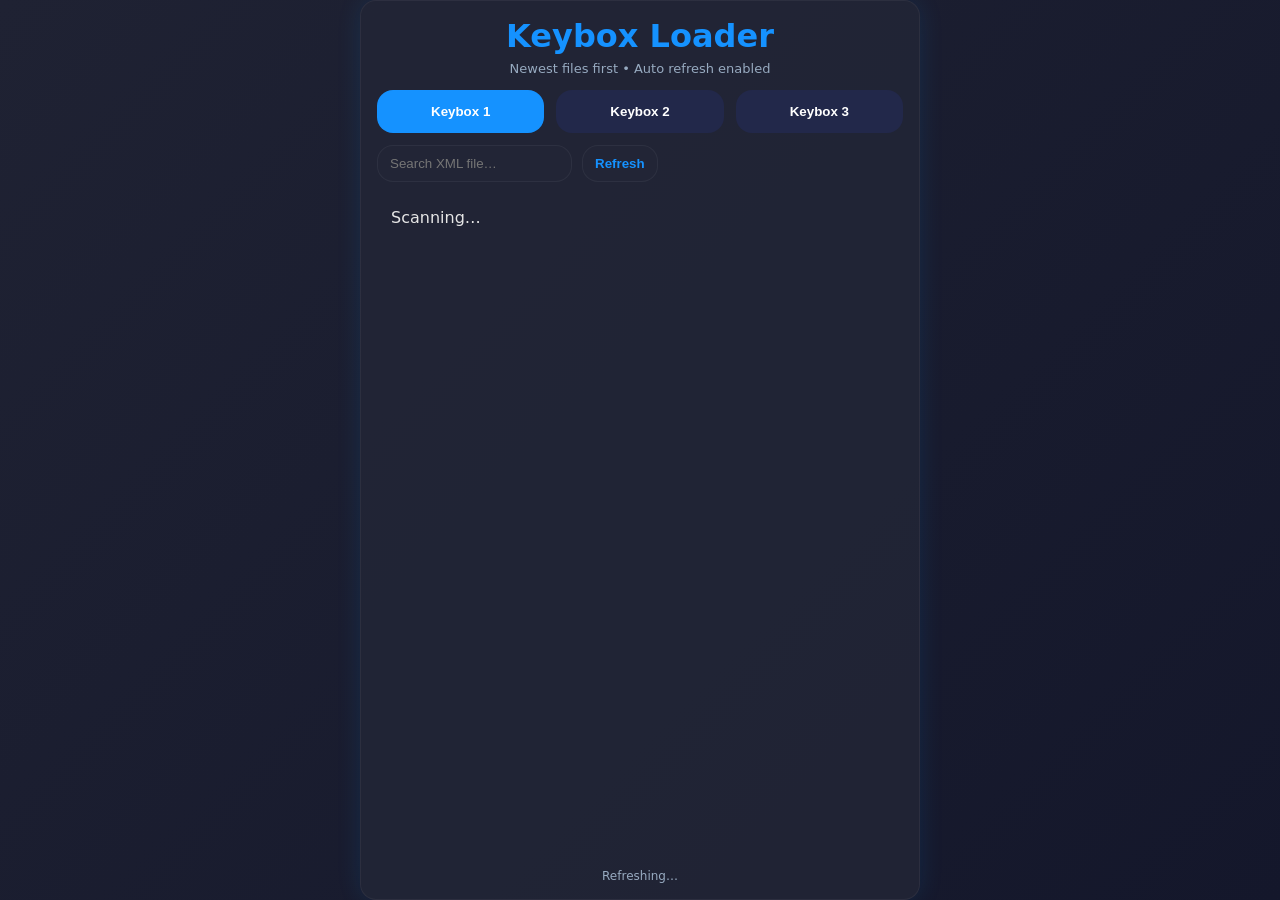
<file: webroot/KeyboxLoader/index.html>
<!DOCTYPE html>
<html>
<head>
<meta charset="utf-8">
<meta name="viewport" content="width=device-width,initial-scale=1">
<title>Keybox Loader</title>

<style>
:root{
  --bg:#1f2233;
  --fg:#e6e6e6;
  --muted:#97aac0;
  --accent:#1592FF;

  --panel-bg:#232637D9;
  --card-bg:#232637E6;
  --card-border:#ffffff0D;
  --btn-hover:#2d3240F2;
  --shadow:#00000066;

  --success:#38d67a;
  --error:#ff6b6b;

  --radius:16px;
}
*{box-sizing:border-box}

body{
  margin:0;
  height:100vh;
  background:linear-gradient(135deg,#1f2233,#14172b);
  font-family:Inter,Roboto,system-ui;
  color:var(--fg);
  display:flex;
  justify-content:center;
}

.app{
  width:100%;
  max-width:560px;
  padding:16px;
  display:flex;
  flex-direction:column;
  background:var(--panel-bg);
  border:1px solid var(--card-border);
  border-radius:var(--radius);
  box-shadow:0 0 24px rgba(0,153,255,0.12);
}

.header{text-align:center;margin-bottom:14px}
.header h1{margin:0;color:var(--accent)}
.header p{margin:6px 0 0;font-size:13px;color:var(--muted)}

.slots{display:flex;gap:12px;margin-bottom:12px}
.slot-btn{
  flex:1;padding:14px;border:none;border-radius:var(--radius);
  background:#22284a;color:#fff;font-weight:600;cursor:pointer;
  transition:.25s;
}
.slot-btn.active{background:var(--accent)}
.slot-btn:hover{transform:scale(1.03)}

.controls{
  display:flex;
  gap:10px;
  margin-bottom:12px;
}

.search,
.refresh-btn{
  padding:10px 12px;
  border-radius:var(--radius);
  background:var(--card-bg);
  color:var(--fg);
  border:1px solid var(--card-border);
  transition:background .3s, box-shadow .3s;
}

.search:focus{
  outline:none;
  border-color:var(--accent);
  box-shadow:0 0 16px rgba(21,146,255,.25);
}

.refresh-btn{
  cursor:pointer;
  color:var(--accent);
  font-weight:600;
}

.panel{
  flex:1;
  background:var(--card);
  border-radius:var(--radius);
  padding:14px;
  overflow:auto;
}

.file{
  background:var(--card-bg);
  border:1px solid var(--card-border);
  border-radius:var(--radius);
  padding:12px;
  margin-bottom:10px;
  display:flex;
  justify-content:space-between;
  align-items:center;
  box-shadow:0 6px 20px var(--shadow);
  animation:fadeIn .25s ease;
}

.meta{
  font-size:12px;
  color:var(--muted);
  margin-top:4px;
}

.load-btn{
  border:none;
  border-radius:var(--radius);
  padding:8px 14px;
  background:transparent;
  color:var(--accent);
  border:1px solid rgba(21,146,255,.35);
  font-weight:600;
  cursor:pointer;
  transition:background .3s, transform .3s;
}

.load-btn:hover{
  background:rgba(21,146,255,.15);
  transform:scale(1.05);
}

.footer{
  text-align:center;
  font-size:12px;
  color:var(--muted);
  margin-top:10px;
}

.modal{
  position:fixed;
  inset:0;
  background:rgba(0,0,0,.55);
  display:none;
  justify-content:center;
  align-items:center;
}

.modal-card{
  background:var(--card-bg);
  border:1px solid var(--card-border);
  padding:20px;
  border-radius:var(--radius);
  text-align:center;
  box-shadow:0 0 24px rgba(0,153,255,.18);
  animation:scaleIn .25s ease;
}

.modal-card.success{color:var(--success)}
.modal-card.error{color:var(--error)}

@keyframes fadeIn{
  from{opacity:0;transform:translateY(6px)}
}
@keyframes scaleIn{
  from{transform:scale(.9);opacity:0}
}
</style>
</head>

<body>
<div class="app">

  <div class="header">
    <h1>Keybox Loader</h1>
    <p>Newest files first • Auto refresh enabled</p>
  </div>

  <div class="slots">
    <button class="slot-btn active" data-slot="1">Keybox 1</button>
    <button class="slot-btn" data-slot="2">Keybox 2</button>
    <button class="slot-btn" data-slot="3">Keybox 3</button>
  </div>

  <div class="controls">
    <input class="search" id="search" placeholder="Search XML file…">
    <button class="refresh-btn" id="refresh">Refresh</button>
  </div>

  <div class="panel" id="file-list">Scanning…</div>

  <div class="footer" id="footer">Auto refresh every 10 seconds</div>
</div>

<div class="modal" id="modal">
  <div class="modal-card" id="modal-card"></div>
</div>

<script>
const LOGFILE="/data/adb/Box-Brain/Integrity-Box-Logs/keybox_scan.log";
const RUNNER="/data/adb/modules/playintegrityfix/webroot/common_scripts/run_scan.sh";
const DEST="/data/adb/tricky_store";

let slot=1;
let allFiles=[];
let lastSnapshot="";

function runShell(cmd){
  return new Promise((res,rej)=>{
    if (window.parent && window.parent.runShellFromIframe) {
      window.parent.runShellFromIframe(cmd)
        .then(res)
        .catch(rej);
    } else {
      rej("Parent shell bridge not available");
    }
  });
}

function showModal(msg,type){
  const m=document.getElementById("modal");
  const c=document.getElementById("modal-card");
  c.className="modal-card "+type;
  c.textContent=msg;
  m.style.display="flex";
  setTimeout(()=>m.style.display="none",1800);
}

async function scanAndRefresh(){
  document.getElementById("footer").textContent="Refreshing…";
  try{
    await runShell(`rm -f ${LOGFILE}`);
    await runShell(`sh -c 'sh ${RUNNER} &'`);
  }catch{}

  const start=Date.now();
  const poll=setInterval(async()=>{
    try{
      const cur=await runShell(`cat ${LOGFILE}`);
      if(cur && cur!==lastSnapshot){
        lastSnapshot=cur;
        parseAndRender(cur);
        document.getElementById("footer").textContent="Auto refresh every 10 seconds";
        clearInterval(poll);
      }
    }catch{}
    if(Date.now()-start>8000) clearInterval(poll);
  },500);
}

function parseAndRender(out){
  allFiles=out.split("\n").filter(Boolean).map(l=>{
    const [ts,size,path]=l.split("|");
    return{
      ts:+ts,
      size:+size,
      path,
      name:path.split("/").pop()
    };
  });
  render();
}

function render(){
  const q=document.getElementById("search").value.toLowerCase();
  const list=document.getElementById("file-list");
  list.innerHTML="";
  allFiles
    .filter(f=>f.name.toLowerCase().includes(q))
    .forEach(f=>{
      const el=document.createElement("div");
      el.className="file";
      el.innerHTML=`
        <div>
          <div>${f.name}</div>
          <div class="meta">
            ${(f.size/1024).toFixed(1)} KB •
            ${new Date(f.ts*1000).toLocaleString()}
          </div>
        </div>
        <button class="load-btn">Load</button>
      `;
      el.querySelector(".load-btn").onclick=()=>loadFile(f.path);
      list.appendChild(el);
    });
}

async function loadFile(path){
  const names=["","keybox.xml","keybox2.xml","keybox3.xml"];
  try{
    await runShell(`
      mkdir -p ${DEST} &&
      cp -f "${path}" ${DEST}/${names[slot]} &&
      chmod 644 ${DEST}/${names[slot]}
    `);
    showModal(`Loaded into Keybox ${slot}`,"success");
  }catch{
    showModal("Failed to load keybox","error");
  }
}

document.querySelectorAll(".slot-btn").forEach(b=>{
  b.onclick=()=>{
    document.querySelectorAll(".slot-btn").forEach(x=>x.classList.remove("active"));
    b.classList.add("active");
    slot=+b.dataset.slot;
  };
});

document.getElementById("search").oninput=render;
document.getElementById("refresh").onclick=scanAndRefresh;

scanAndRefresh();
setInterval(scanAndRefresh,10000);
</script>
</body>
</html>
</file>
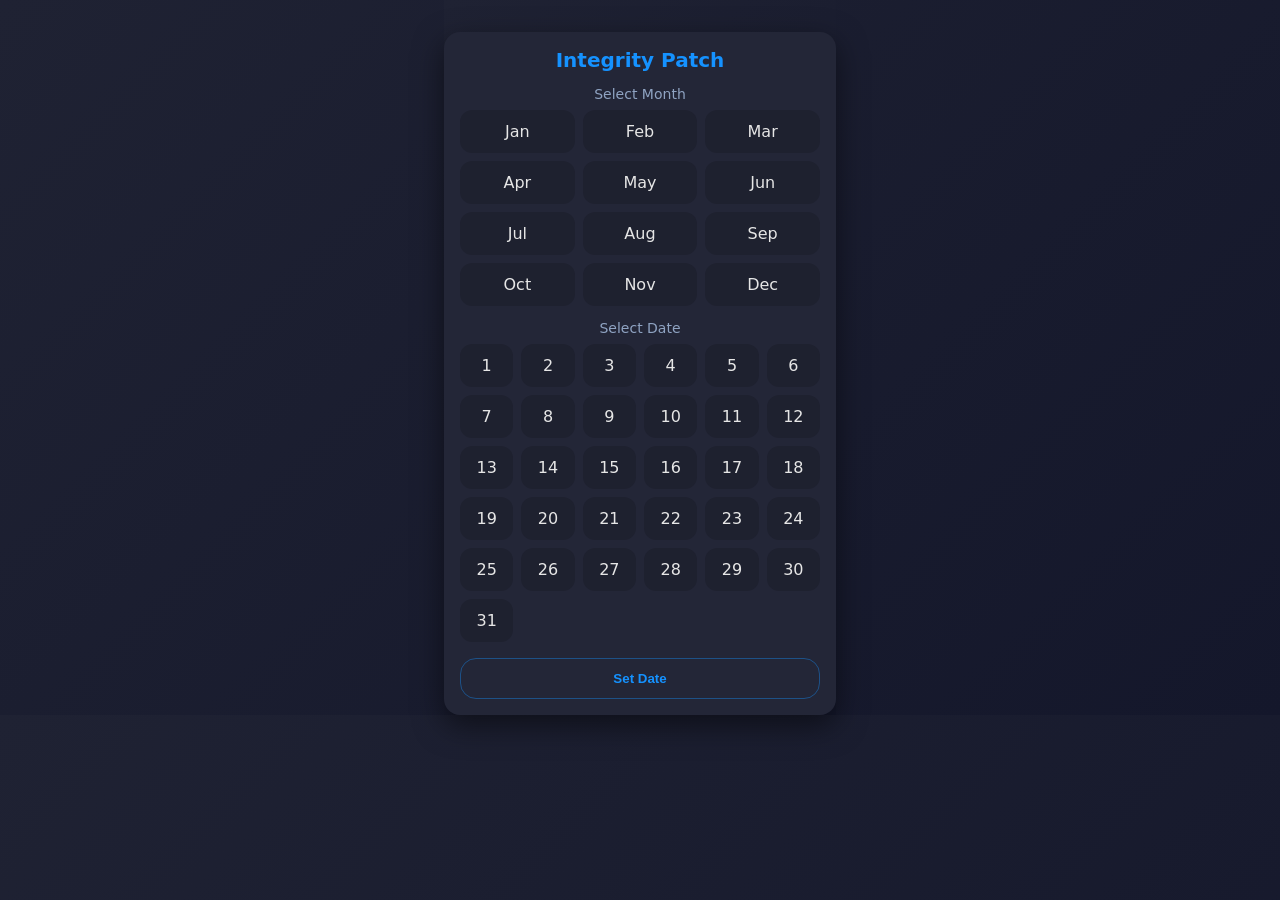
<file: webroot/Patch/index.html>
<!DOCTYPE html>
<html lang="en">
<head>
<meta charset="UTF-8">
<meta name="viewport" content="width=device-width, initial-scale=1.0">
<title>Security Patch 2026</title>
<style>
:root{
  --panel:#232637;
  --bg1:#1f2233;
  --bg2:#14172b;
  --accent:#1592FF;
  --text:#e6e6e6;
  --muted:#8fa3c2;
  --hover:#2d3240;
  --radius:16px;
}
html,body{
  margin:0;
  padding:0;
  background:linear-gradient(135deg,var(--bg1),var(--bg2));
  font-family:system-ui,sans-serif;
  color:var(--text);
  display:flex;
  justify-content:center;
}
.container{
  width:360px;
  margin-top:32px;
  background:var(--panel);
  border-radius:var(--radius);
  padding:16px;
  box-shadow:0 10px 30px rgba(0,0,0,.5);
}
.title{
  text-align:center;
  font-size:20px;
  font-weight:700;
  color:var(--accent);
  margin-bottom:14px;
}
.label{
  text-align:center;
  color:var(--muted);
  margin:14px 0 8px;
  font-size:14px;
}
.grid{
  display:grid;
  gap:8px;
}
.month-grid{ grid-template-columns:repeat(3,1fr); }
.date-grid{ grid-template-columns:repeat(6,1fr); }

.item{
  padding:12px 0;
  background:#00000025;
  border-radius:12px;
  text-align:center;
  cursor:pointer;
  user-select:none;
  transition:transform .15s, background .15s, box-shadow .15s;
}
.item:hover{
  background:var(--hover);
}
.item:active{
  transform:scale(.92);
}
.item.active{
  background:var(--accent);
  color:#fff;
  font-weight:700;
  box-shadow:0 0 14px rgba(21,146,255,.6);
}
.item.disabled{
  opacity:.35;
  pointer-events:none;
}

button{
  margin-top:16px;
  width:100%;
  padding:12px;
  border-radius:var(--radius);
  background:transparent;
  border:1px solid rgba(21,146,255,.4);
  color:var(--accent);
  font-weight:600;
  cursor:pointer;
  transition:.2s;
}
button:hover{
  background:rgba(21,146,255,.12);
  transform:translateY(-2px);
}
</style>
</head>
<body>

<div class="container">
  <div class="title">Integrity Patch</div>

  <div class="label">Select Month</div>
  <div class="grid month-grid" id="monthGrid"></div>

  <div class="label">Select Date</div>
  <div class="grid date-grid" id="dateGrid"></div>

  <button onclick="save()">Set Date</button>
</div>

<script>
const months=["Jan","Feb","Mar","Apr","May","Jun","Jul","Aug","Sep","Oct","Nov","Dec"];
const today=new Date();
const todayY=today.getFullYear();
const todayM=today.getMonth()+1;
const todayD=today.getDate();

let selMonth=null, selDate=null;

const mGrid=document.getElementById("monthGrid");
const dGrid=document.getElementById("dateGrid");

months.forEach((m,i)=>{
  const el=document.createElement("div");
  el.className="item";
  el.textContent=m;
  el.onclick=()=>{
    selMonth=i+1;
    [...mGrid.children].forEach(x=>x.classList.remove("active"));
    el.classList.add("active");
    refreshDates();
  };
  mGrid.appendChild(el);
});

function refreshDates(){
  dGrid.innerHTML="";
  for(let d=1;d<=31;d++){
    const el=document.createElement("div");
    el.className="item";
    el.textContent=d;

    if(
      todayY===2026 &&
      selMonth &&
      (selMonth>todayM || (selMonth===todayM && d>todayD))
    ){
      el.classList.add("disabled");
    }

    el.onclick=()=>{
      if(el.classList.contains("disabled")){
        ksu.toast("Future dates are not allowed");
        return;
      }
      selDate=d;
      [...dGrid.children].forEach(x=>x.classList.remove("active"));
      el.classList.add("active");
    };
    dGrid.appendChild(el);
  }
}

refreshDates();

function save(){
  if(!selMonth || !selDate){
    ksu.toast("Select month and date");
    return;
  }
  if(
    todayY===2026 &&
    (selMonth>todayM || (selMonth===todayM && selDate>todayD))
  ){
    ksu.toast("Future date blocked");
    return;
  }
  const mm=String(selMonth).padStart(2,"0");
  const dd=String(selDate).padStart(2,"0");
  ksu.exec(`sh -c "echo 'all=2026-${mm}-${dd}' > /data/adb/tricky_store/security_patch.txt"`);
  ksu.toast(`Saved 2026-${mm}-${dd}`);
}
</script>

</body>
</html>
</file>
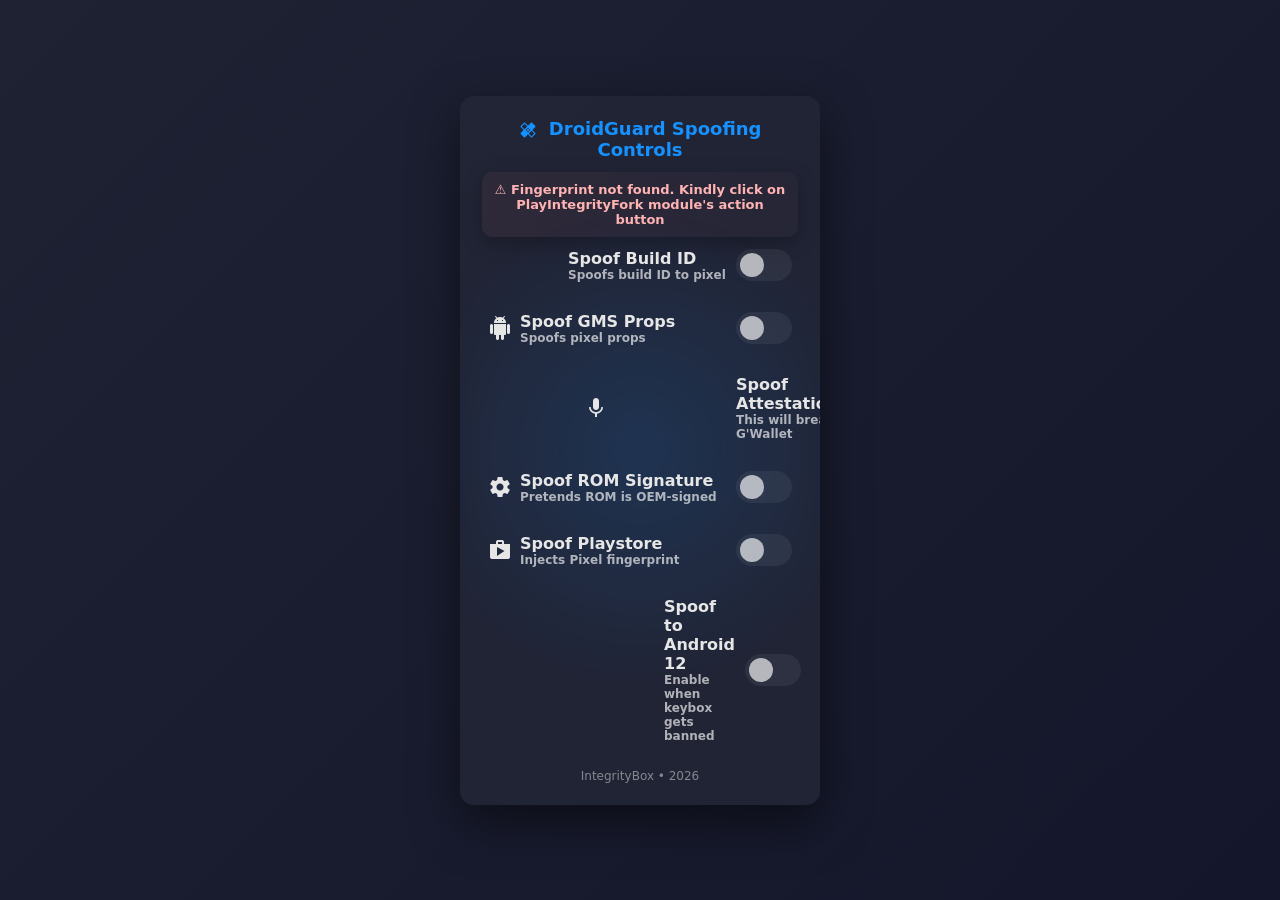
<file: webroot/PlayIntegrityFork/index.html>
<!DOCTYPE html>
<html lang="en">
<head>
<meta charset="utf-8" />
<meta name="viewport" content="width=device-width,initial-scale=1" />
<title>PlayIntegrityFork Controls</title>
<link href="https://fonts.googleapis.com/icon?family=Material+Icons" rel="stylesheet">
<style>
/*glow, blur, animations */
:root{
  --bg:#1f2233; --fg:#e6e6e6; --accent:#1592FF;
  --panel-bg:#232637D9; --card-bg:#232637E6;
  --border-radius:14px; --shadow: rgba(0,0,0,0.5);
  --transition:0.3s;
}
*{box-sizing:border-box}
body{
  margin:0;min-height:100vh;
  display:flex;align-items:center;justify-content:center;
  font-family:-apple-system,BlinkMacSystemFont,"Segoe UI",Roboto,system-ui;
  background:linear-gradient(135deg,#1f2233,#14172b);
  color:var(--fg);
  -webkit-font-smoothing:antialiased;
}
.card{
  width:360px; max-width:94%;
  background:var(--panel-bg);
  border-radius:var(--border-radius);
  padding:22px;
  box-shadow:0 18px 48px var(--shadow);
  position:relative; overflow:hidden;
  transform: translateY(0);
  transition: transform .35s ease, box-shadow .35s ease;
}
.card::before{
  content:"";
  position:absolute; inset:0;
  background:radial-gradient(circle,var(--accent) 0%, transparent 60%);
  filter:blur(14px); opacity:.14; pointer-events:none; z-index:0;
  animation: cardGlow 10s ease-in-out infinite;
}
@keyframes cardGlow{0%,100%{opacity:.12}50%{opacity:.28}}
h1{position:relative;z-index:2;margin:0 0 12px 0;text-align:center;font-size:18px;color:var(--accent)}
.row{
  position:relative; z-index:2;
  display:flex;align-items:center;justify-content:space-between;
  gap:10px;padding:12px 6px;border-radius:10px;
  transition:background var(--transition), transform var(--transition);
}
.row + .row { margin-top:6px; }
.row:hover{ transform: translateY(-4px); box-shadow:0 10px 28px rgba(0,0,0,0.35); }

/* switch */
.switch{position:relative;width:56px;height:32px;flex-shrink:0}
.switch input{position:absolute;opacity:0;width:0;height:0}
.slider{position:absolute;inset:0;border-radius:999px;background:#2f3138;transition:background var(--transition), box-shadow var(--transition)}
.knob{position:absolute;left:4px;top:4px;width:24px;height:24px;border-radius:50%;background:#fff;transition:transform .22s cubic-bezier(.2,.9,.2,1);}
.switch input:checked + .slider{background:var(--accent); box-shadow:0 6px 24px rgba(21,146,255,0.18)}
.switch input:checked + .slider .knob{transform:translateX(24px)}

/* disabled look */
.switch input:disabled + .slider{ background: rgba(255,255,255,0.06); box-shadow:none; cursor:not-allowed; }
.switch input:disabled + .slider .knob{ background: rgba(255,255,255,0.65); }

/* inline note */
.warning-line{
  margin-top:12px;padding:10px;border-radius:10px;
  background: linear-gradient(90deg, rgba(255,120,120,0.06), rgba(255,120,120,0.02));
  color:#ffb3b3;font-weight:600;font-size:13px;text-align:center;
  display:none;
  box-shadow:0 6px 20px rgba(0,0,0,0.25);
}

/* toast */
.toast{
  position:fixed;left:50%;bottom:22px;transform:translateX(-50%) translateY(20px);
  background:linear-gradient(90deg,#12c48b,#0aa1ff);color:#fff;padding:10px 16px;border-radius:999px;
  box-shadow:0 10px 30px rgba(0,0,0,0.45);opacity:0;pointer-events:none;transition:transform .36s ease,opacity .36s ease;z-index:9999;font-weight:700;
}
.toast.show{opacity:1;pointer-events:auto;transform:translateX(-50%) translateY(0);}

/* helper */
.input-label {display:flex;align-items:center;gap:8px;font-weight:700}
.keyname {font-size:12px;color:rgba(255,255,255,0.65)}
.footer {margin-top:14px;text-align:center;color:rgba(255,255,255,0.45);font-size:12px}

/* responsive */
@media(max-width:420px){ .card{width:92%;padding:18px} .switch{width:52px;height:30px} .switch input:checked + .slider .knob{transform:translateX(22px)} }
</style>
</head>
<body>
  <div class="card" role="region" aria-label="Spoofing Controls">
    <h1><span class="material-icons" style="vertical-align:middle;font-size:18px;margin-right:6px">healing</span> DroidGuard Spoofing Controls</h1>

    <div id="warningLine" class="warning-line" role="alert"></div>

    <div id="rows" aria-live="polite">
      <div class="row"><div class="input-label"><span class="material-icons">api</span> <div>Spoof Build ID <div class="keyname">Spoofs build ID to pixel</div></div></div>
        <label class="switch"><input id="spoofBuild" type="checkbox"><span class="slider"><span class="knob"></span></span></label></div>

      <div class="row"><div class="input-label"><span class="material-icons">android</span> <div>Spoof GMS Props <div class="keyname">Spoofs pixel props </div></div></div>
        <label class="switch"><input id="spoofProps" type="checkbox"><span class="slider"><span class="knob"></span></span></label></div>

      <div class="row"><div class="input-label"><span class="material-icons">dynamic_form</span> <div>Spoof Attestation <div class="keyname">This will break G'Wallet</div></div></div>
        <label class="switch"><input id="spoofProvider" type="checkbox"><span class="slider"><span class="knob"></span></span></label></div>

      <div class="row"><div class="input-label"><span class="material-icons">settings</span> <div>Spoof ROM Signature <div class="keyname">Pretends ROM is OEM-signed</div></div></div>
        <label class="switch"><input id="spoofSignature" type="checkbox"><span class="slider"><span class="knob"></span></span></label></div>

      <div class="row"><div class="input-label"><span class="material-icons">shop</span> <div>Spoof Playstore <div class="keyname">Injects Pixel fingerprint</div></div></div>
        <label class="switch"><input id="spoofVendingFinger" type="checkbox"><span class="slider"><span class="knob"></span></span></label></div>

      <div class="row"><div class="input-label"><span class="material-icons">key_off</span> <div>Spoof to Android 12<div class="keyname">Enable when keybox gets banned</div></div></div>
        <label class="switch"><input id="spoofVendingSdk" type="checkbox"><span class="slider"><span class="knob"></span></span></label></div>
    </div>

    <div class="footer">IntegrityBox • 2026</div>
  </div>

  <div id="toast" class="toast" role="status" aria-live="polite">Done ✅</div>

<script>
const PROP_CANDIDATES = [
  "/data/adb/modules/playintegrityfix/custom.pif.prop",
  "/data/adb/custom.pif.prop"
];

const KEYS = ["spoofBuild","spoofProps","spoofProvider","spoofSignature","spoofVendingFinger","spoofVendingSdk"];

/* helper for UI */
const toastEl = document.getElementById('toast');
function showToast(msg, timeout=1400){
  toastEl.textContent = msg;
  toastEl.classList.add('show');
  setTimeout(()=>toastEl.classList.remove('show'), timeout);
}
function showWarning(text){
  const w = document.getElementById('warningLine');
  if(!text){ w.style.display='none'; w.textContent=''; return; }
  w.style.display='block'; w.textContent = text;
}

/* execute shell and return trimmed stdout as string */
async function sh(cmd){
  try{
    if(typeof ksu?.exec === 'function'){
      const maybe = ksu.exec(cmd);
      if(maybe && typeof maybe.then === 'function') return (await maybe).toString().trim();
      if(typeof maybe === 'string') return maybe.toString().trim();
      return await new Promise((resolve, reject) => {
        const cb = `cb_${Date.now()}_${Math.random()*10000|0}`;
        window[cb] = (code, stdout, stderr) => {
          try{ delete window[cb]; }catch(e){}
          if(code === 0) resolve((stdout||'').toString().trim());
          else resolve(((stdout||'') + (stderr||'')).toString().trim());
        };
        try{
          ksu.exec(cmd, "{}", cb);
        }catch(e){
          resolve('');
        }
      });
    } else {
      return '';
    }
  }catch(e){
    return '';
  }
}

/* find the first existing prop file */
async function findPropFile(){
  for(const p of PROP_CANDIDATES){
    const out = await sh(`sh -c 'if [ -f "${p}" ]; then echo found; else echo missing; fi'`);
    if(out.trim() === 'found') return p;
  }
  return null;
}

/* check advanced settings presence */
async function hasAdvancedSettings(file){
  if(!file) return false;
  const out = await sh(`sh -c 'grep -q \"^spoofProvider=\" \"${file}\" && echo 1 || echo 0'`);
  return out.trim() === '1';
}

/* read key value */
async function readKey(file, key){
  if(!file) return '';
  const cmd = `sh -c 'grep -m1 \"^${key}=\" \"${file}\" | cut -d\"=\" -f2- || echo \"\"'`;
  const out = await sh(cmd);
  return (out ?? '').toString().trim();
}

/* write key value: if exists replace, else append */
async function writeKey(file, key, value){
  if(!file) return false;
  const cmd = `sh -c 'if grep -q \"^${key}=\" \"${file}\"; then sed -i \"s/^${key}=.*/${key}=${value}/\" \"${file}\"; else printf \"\\n${key}=${value}\\n\" >> \"${file}\"; fi'`;
  await sh(cmd);
  return true;
}

/* restart GMS */
async function restartGMS(){
  await sh(`sh -c 'am force-stop com.google.android.gms.unstable 2>/dev/null || true; am force-stop com.android.vending 2>/dev/null || true'`);
}

/* set toggles from file */
async function init(){
  const file = await findPropFile();
  if(!file){
    showWarning("⚠️ Fingerprint not found. Kindly click on PlayIntegrityFork module's action button");
    // disable all toggles visually
    KEYS.forEach(k => {
      const el = document.getElementById(k);
      if(el) { el.disabled = true; el.checked = false; }
    });
    return;
  }

  const adv = await hasAdvancedSettings(file);
  if(!adv){
    showWarning("⚠️ Advanced Settings not detected. Enable PIF Advanced toggle & click on action button");
    KEYS.forEach(k => {
      const el = document.getElementById(k);
      if(el) { el.disabled = true; el.checked = false; }
      const parent = document.getElementById(k)?.closest('.row');
      if(parent) parent.title = "Advanced Settings missing, 'spoofProvider is unavailable";
    });
    return;
  }

  // Hide warning if advanced settings exist
  showWarning('');

  // For each key, read its value and set toggle
  for (const key of KEYS) {
    const el = document.getElementById(key);
    if (!el) continue;

    el.disabled = false;

    const val = await readKey(file, key);
    // treat only "1" as enabled
    el.checked = (val === '1');

    el.addEventListener('change', async () => {
      el.parentElement.animate(
        [
          { transform: 'scale(1)' },
          { transform: 'scale(1.03)' },
          { transform: 'scale(1)' }
        ],
        { duration: 240, easing: 'ease' }
      );

      const newVal = el.checked ? '1' : '0';

      await writeKey(file, key, newVal);
      await restartGMS();

      try {
        localStorage.setItem(`toggle_${key}`, newVal);
      } catch (e) {}

      showToast('Done ✅');
    }, { passive: true });
  }
}

/* DOM loaded */
document.addEventListener('DOMContentLoaded', ()=>{ init().catch(e=>{ console.error(e); showWarning("⚠️ Initialization Failed check KSU is available."); }) });
</script>
</body>
</html>
</file>
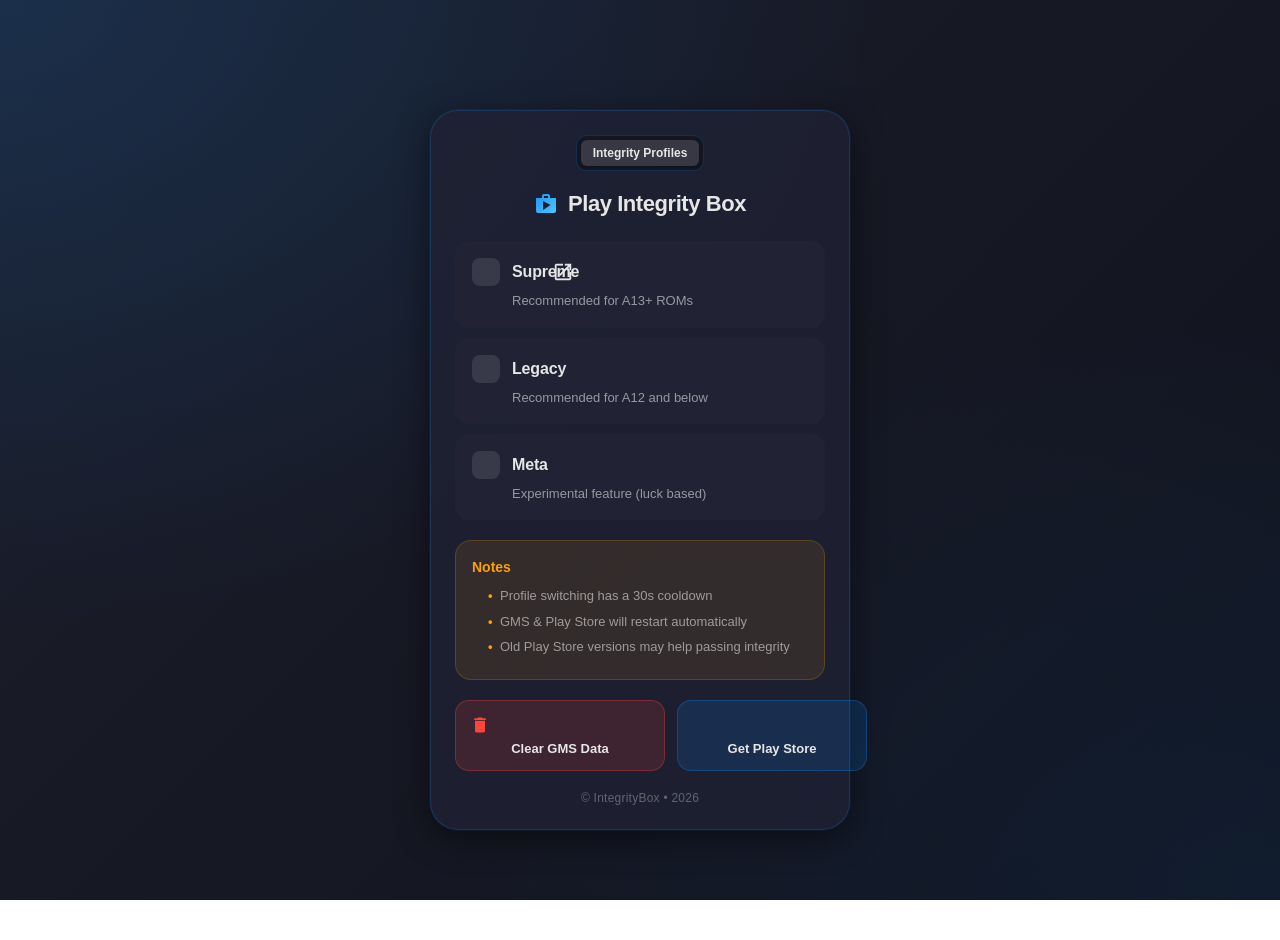
<file: webroot/Profile/index.html>
<!doctype html>
<html lang="en">
<head>
<meta charset="utf-8"/>
<meta name="viewport" content="width=device-width,initial-scale=1,viewport-fit=cover"/>
<title>IntegrityBox Profile</title>
<link href="https://fonts.googleapis.com/icon?family=Material+Icons" rel="stylesheet">

<style>
:root{
  --ios-bg: #0f1419;
  --ios-surface: rgba(31, 34, 51, 0.85);
  --ios-surface-solid: #1f2233;
  --ios-grouped: rgba(35, 38, 55, 0.7);
  --ios-border: rgba(21, 146, 255, 0.2);
  --ios-blue: #1592FF;
  --ios-blue-pressed: #0d7ad9;
  --ios-blue-glow: rgba(21, 146, 255, 0.3);
  --ios-green: #30D158;
  --ios-red: #FF453A;
  --ios-orange: #FF9F0A;
  --ios-text: #e6e6e6;
  --ios-text-secondary: rgba(230, 230, 230, 0.6);
  --ios-text-tertiary: rgba(230, 230, 230, 0.35);
  --ios-shadow: 0 8px 32px rgba(0, 0, 0, 0.5), 0 0 0 1px rgba(21, 146, 255, 0.1);
  --ios-spring: cubic-bezier(0.32, 0.72, 0, 1);
  --ios-spring-bounce: cubic-bezier(0.34, 1.56, 0.64, 1);
}

body{
  margin:0;
  min-height:100vh;
  min-height:100dvh;
  display:flex;
  align-items:center;
  justify-content:center;
  background: 
    radial-gradient(ellipse at 0% 0%, rgba(21, 146, 255, 0.15) 0%, transparent 50%),
    radial-gradient(ellipse at 100% 100%, rgba(21, 146, 255, 0.08) 0%, transparent 50%),
    linear-gradient(135deg, #1c1e2b 0%, #10121c 100%);
  background-attachment: fixed;
  color:var(--ios-text);
  font-family: -apple-system, BlinkMacSystemFont, 'SF Pro Display', 'Segoe UI', Roboto, sans-serif;
  padding:20px;
  overflow-x: hidden;
}


.container{
  width: 100%;
  max-width: 420px;
  animation: slideUp 0.6s var(--ios-spring) forwards;
  opacity: 0;
  transform: translateY(20px);
}

@keyframes slideUp {
  to { opacity: 1; transform: translateY(0); }
}

.card{
  background: var(--ios-surface);
  backdrop-filter: blur(20px) saturate(180%);
  -webkit-backdrop-filter: blur(20px) saturate(180%);
  border-radius: 28px;
  padding: 24px;
  border: 1px solid var(--ios-border);
  box-shadow: var(--ios-shadow);
}

h1{
  margin: 0 0 24px;
  text-align: center;
  font-size: 22px;
  font-weight: 700;
  letter-spacing: -0.02em;
  display: flex;
  align-items: center;
  justify-content: center;
  gap: 10px;
}

h1 .material-icons{
  font-size: 24px;
  background: linear-gradient(135deg, var(--ios-blue), #5AC8FA);
  -webkit-background-clip: text;
  -webkit-text-fill-color: transparent;
  background-clip: text;
}

.rows{
  display: flex;
  flex-direction: column;
  gap: 10px;
}

.item{
  position: relative;
  padding: 16px;
  border-radius: 14px;
  background: var(--ios-grouped);
  border: 1px solid transparent;
  cursor: pointer;
  transition: all 0.3s var(--ios-spring);
  overflow: hidden;
}

.item::before{
  content: '';
  position: absolute;
  inset: 0;
  background: linear-gradient(135deg, rgba(255,255,255,0.1), transparent);
  opacity: 0;
  transition: opacity 0.3s ease;
}

.item:hover{
  transform: scale(1.02);
  background: rgba(58, 58, 60, 0.7);
}

.item:hover::before{
  opacity: 1;
}

.item:active{
  transform: scale(0.98);
  transition: transform 0.1s ease;
}

.item.active{
  background: rgba(10, 132, 255, 0.15);
  border: 1px solid rgba(10, 132, 255, 0.4);
  box-shadow: 0 0 0 1px rgba(10, 132, 255, 0.2), 0 4px 20px rgba(10, 132, 255, 0.15);
}

.item.active::after{
  content: 'check_circle';
  font-family: 'Material Icons';
  position: absolute;
  right: 16px;
  top: 50%;
  transform: translateY(-50%);
  color: var(--ios-blue);
  font-size: 20px;
  animation: checkIn 0.4s var(--ios-spring-bounce) forwards;
}

@keyframes checkIn {
  from { opacity: 0; transform: translateY(-50%) scale(0); }
  to { opacity: 1; transform: translateY(-50%) scale(1); }
}

.title{
  display: flex;
  align-items: center;
  gap: 12px;
  font-weight: 600;
  font-size: 16px;
  letter-spacing: -0.01em;
}

.title .material-icons{
  font-size: 22px;
  width: 28px;
  height: 28px;
  display: flex;
  align-items: center;
  justify-content: center;
  border-radius: 8px;
  background: rgba(255,255,255,0.1);
  color: var(--ios-text);
  transition: all 0.3s ease;
}

.item.active .title .material-icons{
  background: var(--ios-blue);
  color: white;
  box-shadow: 0 2px 8px rgba(10, 132, 255, 0.4);
}

.subtitle{
  margin-top: 6px;
  margin-left: 40px;
  font-size: 13px;
  color: var(--ios-text-secondary);
  line-height: 1.4;
  font-weight: 400;
}

.note{
  margin-top: 20px;
  padding: 16px;
  border-radius: 16px;
  background: rgba(255, 159, 10, 0.1);
  border: 1px solid rgba(255, 159, 10, 0.2);
  font-size: 13px;
  line-height: 1.5;
  color: var(--ios-text-secondary);
}

.note b{
  color: var(--ios-orange);
  font-weight: 600;
  display: block;
  margin-bottom: 8px;
  font-size: 14px;
}

.note ul{
  margin: 0;
  padding-left: 16px;
  list-style: none;
}

.note li{
  position: relative;
  margin-bottom: 6px;
  padding-left: 12px;
}

.note li::before{
  content: '•';
  position: absolute;
  left: 0;
  color: var(--ios-orange);
  font-weight: bold;
}

.actions{
  display: grid;
  grid-template-columns: 1fr 1fr;
  gap: 12px;
  margin-top: 20px;
}

.btn{
  padding: 14px;
  border-radius: 14px;
  text-align: center;
  font-size: 13px;
  font-weight: 600;
  background: var(--ios-grouped);
  cursor: pointer;
  transition: all 0.3s var(--ios-spring);
  border: 1px solid transparent;
  display: flex;
  flex-direction: column;
  align-items: center;
  gap: 6px;
  color: var(--ios-text);
}

.btn .material-icons{
  font-size: 20px;
  color: var(--ios-text-secondary);
  transition: color 0.3s ease;
}

.btn:hover{
  background: rgba(58, 58, 60, 0.8);
  transform: translateY(-2px);
}

.btn:hover .material-icons{
  color: var(--ios-text);
}

.btn:active{
  transform: scale(0.96);
}

.btn-danger{
  background: rgba(255, 69, 58, 0.15);
  border-color: rgba(255, 69, 58, 0.3);
}

.btn-danger .material-icons{
  color: var(--ios-red);
}

.btn-danger:hover{
  background: rgba(255, 69, 58, 0.25);
}

.btn-primary{
  background: rgba(10, 132, 255, 0.15);
  border-color: rgba(10, 132, 255, 0.3);
}

.btn-primary .material-icons{
  color: var(--ios-blue);
}

.btn-primary:hover{
  background: rgba(10, 132, 255, 0.25);
}

.footer{
  text-align: center;
  margin-top: 20px;
  font-size: 12px;
  color: var(--ios-text-tertiary);
  font-weight: 500;
  letter-spacing: 0.02em;
}

#loader{
  position: fixed;
  inset: 0;
  background: rgba(0, 0, 0, 0.8);
  backdrop-filter: blur(10px);
  -webkit-backdrop-filter: blur(10px);
  display: none;
  align-items: center;
  justify-content: center;
  z-index: 999;
  opacity: 0;
  transition: opacity 0.3s ease;
}

#loader.show{
  display: flex;
  opacity: 1;
}

.loader-content{
  display: flex;
  flex-direction: column;
  align-items: center;
  gap: 16px;
}

.spinner{
  width: 48px;
  height: 48px;
  border: 3px solid rgba(255,255,255,0.1);
  border-top-color: var(--ios-blue);
  border-radius: 50%;
  animation: spin 0.8s linear infinite;
  box-shadow: 0 0 20px rgba(10, 132, 255, 0.3);
}

.loader-text{
  font-size: 15px;
  font-weight: 600;
  color: var(--ios-text-secondary);
  animation: pulse 1.5s ease-in-out infinite;
}

@keyframes spin{ to { transform: rotate(360deg); } }
@keyframes pulse{ 
  0%, 100% { opacity: 0.6; }
  50% { opacity: 1; }
}

.webui-popup {
  pointer-events: none;
}

/* iOS-style segmented control for visual flair */
.segmented-hint{
  display: flex;
  justify-content: center;
  margin-bottom: 20px;
  gap: 4px;
  padding: 4px;
  background: rgba(0,0,0,0.3);
  border-radius: 10px;
  width: fit-content;
  margin-left: auto;
  margin-right: auto;
  border: 1px solid var(--ios-border);
}

.segment{
  padding: 6px 12px;
  font-size: 12px;
  font-weight: 600;
  color: var(--ios-text-secondary);
  border-radius: 6px;
  transition: all 0.3s ease;
}

.segment.active{
  background: rgba(255,255,255,0.15);
  color: var(--ios-text);
  box-shadow: 0 1px 3px rgba(0,0,0,0.2);
}

@media (max-width: 380px) {
  .card { padding: 20px; }
  h1 { font-size: 20px; }
  .actions { grid-template-columns: 1fr; }
}
</style>
</head>

<body>

<div id="loader">
  <div class="loader-content">
    <div class="spinner"></div>
    <div class="loader-text">Applying Profile...</div>
  </div>
</div>

<div class="container">
<div class="card">

<div class="segmented-hint">
  <div class="segment active">Integrity Profiles</div>
</div>

<h1>
  <span class="material-icons">shop</span>
  Play Integrity Box
</h1>

<div class="rows" id="profiles"></div>

<div class="note">
<b>Notes</b>
<ul>
  <li>Profile switching has a 30s cooldown</li>
  <li>GMS & Play Store will restart automatically</li>
  <li>Old Play Store versions may help passing integrity</li>
</ul>
</div>

<div class="actions">
  <div class="btn btn-danger" onclick="clearData()">
    <span class="material-icons">delete_outline</span>
    Clear GMS Data
  </div>
  <div class="btn btn-primary" onclick="openAPKMirror()">
    <span class="material-icons">download</span>
    Get Play Store
  </div>
</div>

<div class="footer">© IntegrityBox • 2026</div>
</div>
</div>

<script>
const ADV_FILE="/data/adb/Box-Brain/advanced";
const LEGACY_FILE="/data/adb/Box-Brain/legacy";
const WIPE_FILE="/data/adb/Box-Brain/wipe";
const OSMOSIS="/data/adb/modules/playintegrityfix/osm0sis.sh";

const COOLDOWN = 30000;
let lastSwitch = 0;

const profiles = [
  { name:"Supreme", icon:"rocket_launch", desc:"Recommended for A13+ ROMs", file:ADV_FILE },
  { name:"Legacy",  icon:"auto_fix_high", desc:"Recommended for A12 and below", file:LEGACY_FILE },
  { name:"Meta",    icon:"bolt", desc:"Experimental feature (luck based)", file:WIPE_FILE }
];

function popup(msg, type="info") {
  try {
    if (typeof window.toast === "function") { window.toast(String(msg)); return; }
    if (window.kernelsu && typeof window.kernelsu.toast === "function") { window.kernelsu.toast(String(msg)); return; }
    if (typeof ksu === "object" && typeof ksu.toast === "function") { ksu.toast(String(msg)); return; }
  } catch {}

  const n = document.createElement("div");
  n.className = "webui-popup";
  n.textContent = msg;
  const colors = { 
    error: { bg: "#FF453A", shadow: "rgba(255, 69, 58, 0.3)" }, 
    success: { bg: "#30D158", shadow: "rgba(48, 209, 88, 0.3)" }, 
    info: { bg: "#0A84FF", shadow: "rgba(10, 132, 255, 0.3)" }, 
    warn: { bg: "#FF9F0A", shadow: "rgba(255, 159, 10, 0.3)" }
  };
  const style = colors[type] || colors.info;
  
  Object.assign(n.style, {
    position:"fixed", 
    top:"-100px", 
    left:"50%", 
    transform:"translateX(-50%)",
    background: style.bg, 
    color:"#fff", 
    padding:"14px 24px",
    borderRadius:"14px", 
    fontWeight:"600", 
    fontSize:"15px",
    zIndex:"99999",
    boxShadow:`0 8px 24px ${style.shadow}`,
    transition:"all 0.4s cubic-bezier(0.32, 0.72, 0, 1)", 
    opacity:"0",
    backdropFilter: "blur(10px)",
    border: "1px solid rgba(255,255,255,0.1)"
  });
  
  document.body.appendChild(n);
  requestAnimationFrame(()=>{ n.style.top="60px"; n.style.opacity="1"; });
  setTimeout(()=>{ 
    n.style.top="-100px"; 
    n.style.opacity="0"; 
    setTimeout(()=>n.remove(), 400); 
  }, 2800);
}

function showLoader(show, text = "Applying Profile..."){
  const loader = document.getElementById("loader");
  const loaderText = loader.querySelector(".loader-text");
  if(text) loaderText.textContent = text;
  
  if(show){
    loader.style.display = "flex";
    requestAnimationFrame(() => loader.classList.add("show"));
  } else {
    loader.classList.remove("show");
    setTimeout(() => loader.style.display = "none", 300);
  }
}

function sh(cmd){
  try { return ksu.exec(cmd); } catch { return ""; }
}

async function getActive(){
  for(const p of profiles){
    const r = sh(`test -f "${p.file}" && echo yes`);
    if(String(r).trim()==="yes") return p.file;
  }
  return null;
}

async function switchProfile(p){
  if(Date.now() - lastSwitch < COOLDOWN){
    popup("Please wait before switching again", "warn");
    return;
  }
  lastSwitch = Date.now();

  showLoader(true, `Activating ${p.name}...`);
  popup(`Applying ${p.name} profile...`, "info");

  requestAnimationFrame(() => {
    setTimeout(() => {

      sh(`
        rm -f "${ADV_FILE}" "${LEGACY_FILE}" "${WIPE_FILE}" &&
        touch "${p.file}" &&
        chmod 0644 "${p.file}" &&
        sh "${OSMOSIS}" &&
        pkill -f com.google.android.gms &&
        pkill -f com.android.vending
      `);

      showLoader(false);
      popup(`${p.name} profile activated`, "success");
      render();

    }, 0);
  });
}

async function render(){
  const active = await getActive();
  const root = document.getElementById("profiles");
  root.innerHTML = "";

  profiles.forEach((p, index)=>{
    const d = document.createElement("div");
    d.className = "item" + (active===p.file ? " active" : "");
    d.style.animationDelay = `${index * 0.1}s`;
    d.innerHTML = `
      <div class="title">
        <span class="material-icons">${p.icon}</span>${p.name}
      </div>
      <div class="subtitle">${p.desc}</div>
    `;
    d.onclick = () => switchProfile(p);
    root.appendChild(d);
  });
}

function clearData(){
  showLoader(true, "Clearing app data...");
  popup("Clearing Play Store & GMS data...","info");

  requestAnimationFrame(() => {
    setTimeout(() => {
      try{
        sh(`pm clear com.android.vending && pm clear com.google.android.gms`);
        popup("Data cleared successfully","success");
      }catch{
        popup("Command failed","error");
      }
      showLoader(false);
    },0);
  });
}

function openAPKMirror(){
  sh(`nohup am start -a android.intent.action.VIEW -d "https://www.apkmirror.com/apk/google-inc/google-play-store/google-play-store-40-0-13-release/google-play-store-40-0-13-23-0-pr-612537281-android-apk-download/download/?key=11b745de637f14dc60ab90c02234ed466e71cdf3&forcebaseapk=true" > /dev/null 2>&1 &`);
  popup("Opening APK Mirror...","info");
}

document.addEventListener("DOMContentLoaded", render);
</script>
</body>
</html>
</file>
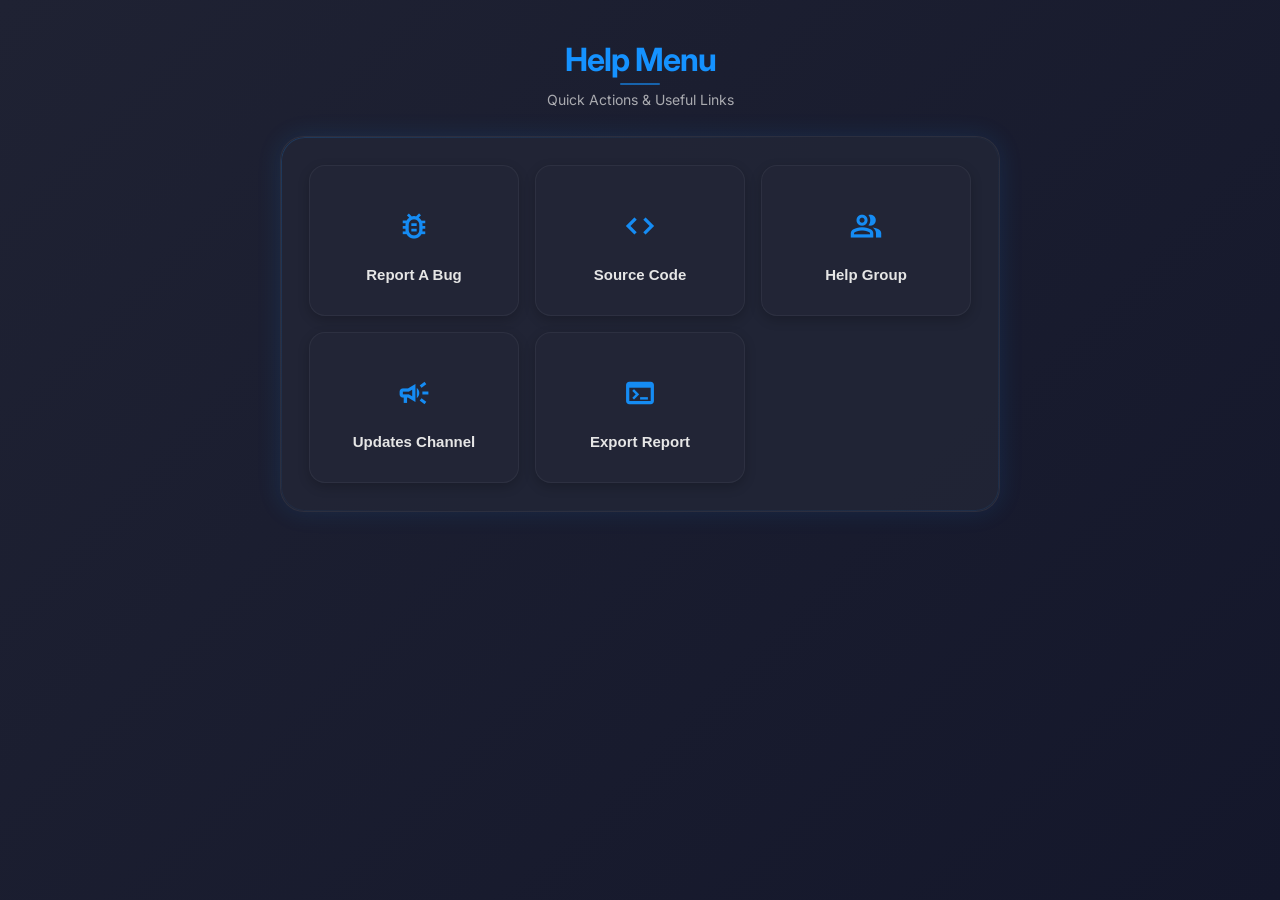
<file: webroot/Report/index.html>
<!DOCTYPE html>
<html lang="en">
<head>
<meta charset="utf-8"/>
<meta name="viewport" content="width=device-width,initial-scale=1"/>
<title>Help Menu</title>
<link href="https://fonts.googleapis.com/css2?family=Material+Symbols+Outlined:opsz,wght,FILL,GRAD@24,400,1,0" rel="stylesheet">
<link href="https://fonts.googleapis.com/css2?family=Inter:wght@400;500;600;700&display=swap" rel="stylesheet">
<style>
:root {
  --bg: #1f2233;
  --fg: #e6e6e6;
  --accent: #1592FF;
  --panel-bg: #232637D9;
  --card-bg: #232637E6;
  --card-border: #ffffff0D;
  --btn-hover: #2d3240F2;
  --shadow: #00000066;
  --radius: 16px;
}

* { 
  box-sizing: border-box; 
  margin: 0; 
  padding: 0;
}

body {
  font-family: 'Inter', -apple-system, BlinkMacSystemFont, sans-serif;
  background: linear-gradient(135deg, #1f2233, #14172b);
  color: var(--fg);
  min-height: 100vh;
  display: flex;
  flex-direction: column;
  align-items: center;
  padding: 40px 20px;
}

.title-bar {
  text-align: center;
  margin-bottom: 28px;
  animation: fadeIn 0.5s ease;
}

@keyframes fadeIn {
  from { opacity: 0; transform: translateY(-10px); }
  to { opacity: 1; transform: translateY(0); }
}

.title {
  font-size: 32px;
  font-weight: 700;
  color: var(--accent);
  letter-spacing: -1px;
  position: relative;
  display: inline-block;
}

.title::after {
  content: '';
  position: absolute;
  bottom: -6px;
  left: 50%;
  transform: translateX(-50%);
  width: 40px;
  height: 2px;
  background: var(--accent);
  border-radius: 1px;
  opacity: 0.6;
}

.subtitle {
  font-size: 14px;
  opacity: 0.7;
  margin-top: 12px;
  font-weight: 400;
}

.hud-card {
  background: var(--panel-bg);
  border: 1px solid var(--card-border);
  border-radius: 24px;
  padding: 28px;
  width: 90%;
  max-width: 720px;
  box-shadow: 0 0 24px rgba(21, 146, 255, 0.12);
  animation: slideUp 0.5s ease 0.1s both;
  position: relative;
}

.hud-card::before {
  content: '';
  position: absolute;
  inset: 0;
  border-radius: 24px;
  padding: 1px;
  background: linear-gradient(135deg, 
    rgba(21, 146, 255, 0.2) 0%, 
    transparent 50%, 
    rgba(21, 146, 255, 0.1) 100%);
  -webkit-mask: linear-gradient(#fff 0 0) content-box, linear-gradient(#fff 0 0);
  -webkit-mask-composite: xor;
  mask-composite: exclude;
  pointer-events: none;
}

@keyframes slideUp {
  from { opacity: 0; transform: translateY(20px); }
  to { opacity: 1; transform: translateY(0); }
}

.hud-actions {
  display: grid;
  grid-template-columns: repeat(auto-fit, minmax(200px, 1fr));
  gap: 16px;
}

.btn {
  display: flex;
  flex-direction: column;
  align-items: center;
  justify-content: center;
  gap: 12px;
  padding: 32px 24px;
  font-size: 15px;
  font-weight: 600;
  color: var(--fg);
  background: var(--card-bg);
  border: 1px solid var(--card-border);
  border-radius: var(--radius);
  cursor: pointer;
  transition: transform 0.25s ease, background 0.25s ease;
  text-align: center;
  position: relative;
  overflow: hidden;
  box-shadow: 0 4px 12px rgba(0, 0, 0, 0.2);
}

.btn::before {
  content: '';
  position: absolute;
  inset: 0;
  background: radial-gradient(circle at var(--mouse-x, 50%) var(--mouse-y, 50%), 
    rgba(21, 146, 255, 0.15) 0%, 
    transparent 60%);
  opacity: 0;
  transition: opacity 0.3s;
  pointer-events: none;
}

.btn:hover::before {
  opacity: 1;
}

.btn:hover {
  background: var(--btn-hover);
  transform: translateY(-4px);
}

.btn:active {
  transform: translateY(-2px);
}

.icon-container {
  position: relative;
  width: 56px;
  height: 56px;
  display: flex;
  align-items: center;
  justify-content: center;
  transition: transform 0.3s cubic-bezier(0.34, 1.56, 0.64, 1);
}

.btn:hover .icon-container {
  transform: scale(1.1);
}

.icon {
  font-family: "Material Symbols Outlined";
  font-size: 32px;
  color: var(--accent);
  opacity: 0.95;
  transition: all 0.3s ease;
}

.btn:hover .icon {
  filter: drop-shadow(0 0 8px rgba(21, 146, 255, 0.5));
}

.icon-ring {
  position: absolute;
  inset: 0;
  border: 2px solid var(--accent);
  border-radius: 50%;
  opacity: 0;
  transform: scale(0.8);
  transition: all 0.3s ease;
}

.btn:hover .icon-ring {
  opacity: 0.3;
  transform: scale(1.2);
}

.btn-text {
  position: relative;
  z-index: 1;
  transition: transform 0.2s ease;
}

.btn:hover .btn-text {
  transform: translateY(-2px);
}

.toast {
  position: fixed;
  top: 20px;
  left: 50%;
  transform: translateX(-50%) scale(0.9);
  background: var(--panel-bg);
  color: var(--fg);
  padding: 12px 24px;
  border-radius: 10px;
  opacity: 0;
  transition: all 0.3s ease;
  z-index: 999;
  border: 1px solid var(--card-border);
  font-size: 14px;
  font-weight: 500;
  pointer-events: none;
  box-shadow: 0 4px 20px rgba(0, 0, 0, 0.3);
}

.toast.show {
  opacity: 1;
  transform: translateX(-50%) scale(1);
}

#loading-overlay {
  position: fixed;
  top: 0;
  left: 0;
  width: 100%;
  height: 100%;
  background: rgba(0, 0, 0, 0.5);
  display: flex;
  justify-content: center;
  align-items: center;
  z-index: 10000;
  visibility: hidden;
  opacity: 0;
  transition: opacity 0.3s ease, visibility 0.3s;
}

#loading-overlay.show {
  visibility: visible;
  opacity: 1;
}

.spinner {
  width: 48px;
  height: 48px;
  border: 3px solid rgba(21, 146, 255, 0.2);
  border-top-color: var(--accent);
  border-radius: 50%;
  animation: spin 0.8s linear infinite;
}

@keyframes spin {
  0% { transform: rotate(0deg); }
  100% { transform: rotate(360deg); }
}

@media (max-width: 480px) {
  .hud-actions {
    grid-template-columns: 1fr;
  }
  .btn {
    flex-direction: row;
    justify-content: flex-start;
    padding: 18px 20px;
    gap: 16px;
  }
  .icon-container {
    width: 48px;
    height: 48px;
  }
  .icon {
    font-size: 28px;
  }
}
</style>
</head>

<body>

<div class="title-bar">
  <div class="title">Help Menu</div>
  <div class="subtitle">Quick Actions & Useful Links</div>
</div>

<div class="hud-card">
  <div class="hud-actions">

    <button class="btn" onmousemove="updateMousePos(event, this)" onclick="handleAction(()=>openLink('https://t.me/TempMeow'))">
      <div class="icon-container">
        <div class="icon-ring"></div>
        <span class="icon">bug_report</span>
      </div>
      <span class="btn-text">Report A Bug</span>
    </button>

    <button class="btn" onmousemove="updateMousePos(event, this)" onclick="handleAction(()=>openLink('https://github.com/MeowDump/Integrity-Box'))">
      <div class="icon-container">
        <div class="icon-ring"></div>
        <span class="icon">code</span>
      </div>
      <span class="btn-text">Source Code</span>
    </button>

    <button class="btn" onmousemove="updateMousePos(event, this)" onclick="handleAction(()=>openLink('https://t.me/MeowDump'))">
      <div class="icon-container">
        <div class="icon-ring"></div>
        <span class="icon">group</span>
      </div>
      <span class="btn-text">Help Group</span>
    </button>

    <button class="btn" onmousemove="updateMousePos(event, this)" onclick="handleAction(()=>openLink('https://t.me/MeowRedirect'))">
      <div class="icon-container">
        <div class="icon-ring"></div>
        <span class="icon">campaign</span>
      </div>
      <span class="btn-text">Updates Channel</span>
    </button>

    <button class="btn" onmousemove="updateMousePos(event, this)" onclick="handleAction(runScript)">
      <div class="icon-container">
        <div class="icon-ring"></div>
        <span class="icon">terminal</span>
      </div>
      <span class="btn-text">Export Report</span>
    </button>

  </div>
</div>

<div id="toast" class="toast"></div>
<div id="loading-overlay"><div class="spinner"></div></div>

<script>
function updateMousePos(e, btn) {
  const rect = btn.getBoundingClientRect();
  const x = ((e.clientX - rect.left) / rect.width) * 100;
  const y = ((e.clientY - rect.top) / rect.height) * 100;
  btn.style.setProperty('--mouse-x', x + '%');
  btn.style.setProperty('--mouse-y', y + '%');
}

function popup(msg, type="info") {
  try {
    if (typeof window.toast === "function") { window.toast(String(msg)); return 2500; }
    if (window.kernelsu && typeof window.kernelsu.toast === "function") { window.kernelsu.toast(String(msg)); return 2500; }
    if (typeof ksu === "object" && typeof ksu.toast === "function") { ksu.toast(String(msg)); return 2500; }
  } catch {}

  const n = document.createElement("div");
  n.className = "webui-popup";
  n.textContent = msg;
  const colors = { error:"#f44336", success:"#4caf50", info:"#1565c0", warn:"#ff8f00" };
  const bg = colors[type] || "#0099FF";
  Object.assign(n.style, {
    position:"fixed",top:"-70px",left:"50%",transform:"translateX(-50%)",
    background:bg,color:"#fff",padding:"0.8rem 1.2rem",borderRadius:"8px",
    boxShadow:"0 6px 18px rgba(0,0,0,0.35)",fontWeight:"600",zIndex:"99999",
    transition:"top 0.36s,opacity 0.36s",opacity:"0"
  });
  document.body.appendChild(n);
  requestAnimationFrame(()=>{ n.style.top="20px"; n.style.opacity="1"; });
  setTimeout(()=>{
    n.style.top="-70px";
    n.style.opacity="0";
    setTimeout(()=>n.remove(),420);
  },2500);
  return 2500;
}

function openLink(url){
  try {
    ksu.exec(`am start -a android.intent.action.VIEW -d ${url}`);
    const duration = popup("Redirecting…", "info");
    setTimeout(() => showLoader(false), duration);
  } catch(e){
    const duration = popup("Failed to open link", "error");
    setTimeout(() => showLoader(false), duration);
  }
}

function showLoader(show = true) {
  const overlay = document.getElementById('loading-overlay');
  if(show) overlay.classList.add('show');
  else overlay.classList.remove('show');
}

function runScript() {
  showLoader(true);
  setTimeout(() => {
    try {
      ksu.exec('sh /data/adb/modules/playintegrityfix/webroot/common_scripts/Report.sh');
      const duration = popup("Exported to /sdcard/report.json", "success");
      setTimeout(() => showLoader(false), duration);
    } catch(e) {
      const duration = popup("Failed to execute script", "error");
      setTimeout(() => showLoader(false), duration);
    }
  }, 50);
}

function handleAction(action) {
  showLoader(true);
  setTimeout(() => {
    try {
      action();
    } catch(e) {}
  }, 50);
}
</script>
</body>
</html>
</file>
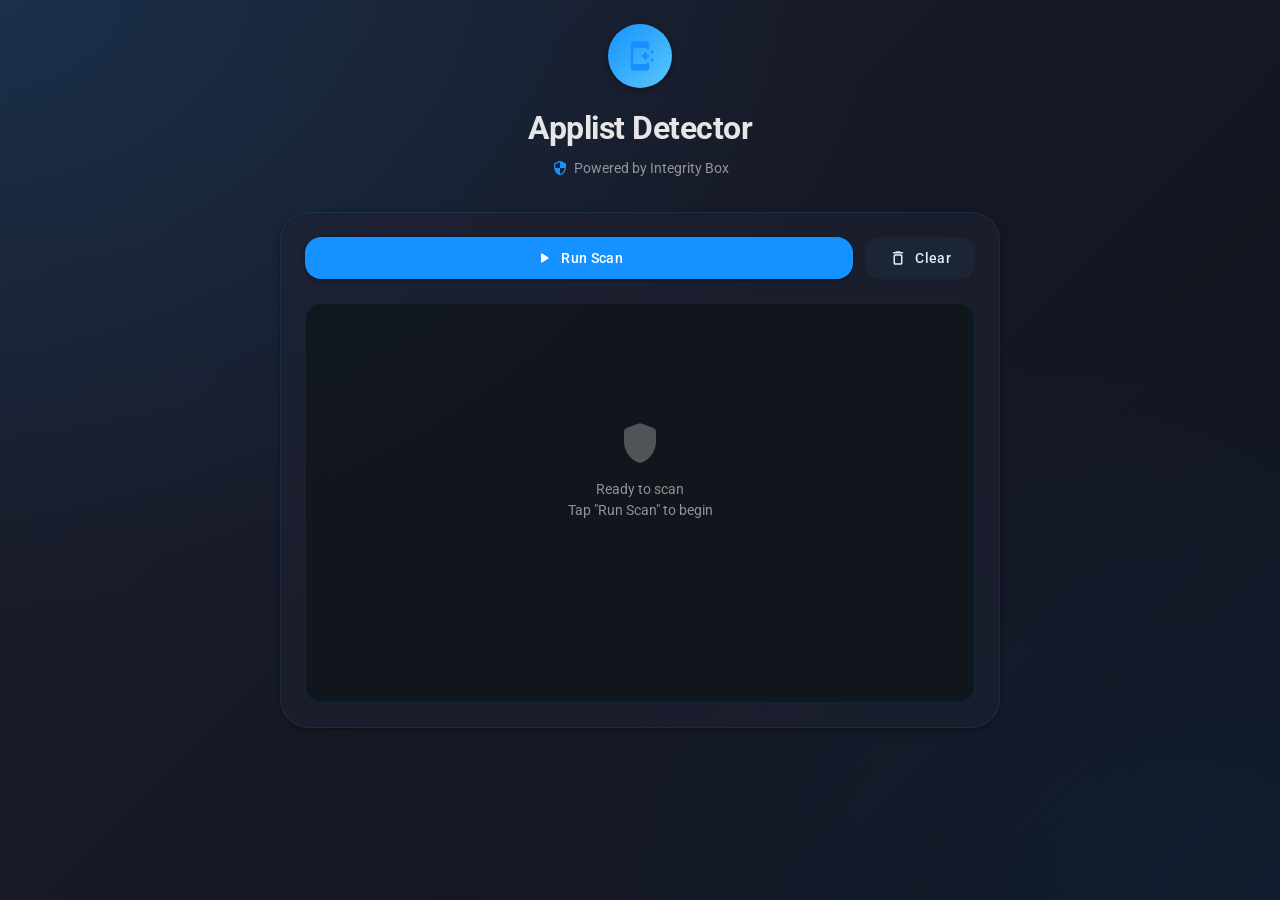
<file: webroot/Risky/index.html>
<!DOCTYPE html>
<html lang="en">
<head>
<meta charset="UTF-8">
<meta name="viewport" content="width=device-width, initial-scale=1.0">
<title>Applist Detector</title>
<link href="https://fonts.googleapis.com/css2?family=Roboto:wght@300;400;500;700&display=swap" rel="stylesheet">
<link href="https://fonts.googleapis.com/icon?family=Material+Icons+Round" rel="stylesheet">
<style>
:root {
  --md-sys-color-primary: #1592FF;
  --md-sys-color-on-primary: #ffffff;
  --md-sys-color-primary-container: #1f2233;
  --md-sys-color-on-primary-container: #E6F4FF;

  --md-sys-color-secondary: #5AC8FA;
  --md-sys-color-on-secondary: #00131f;
  --md-sys-color-secondary-container: #1c2533;
  --md-sys-color-on-secondary-container: #DBEEFF;

  --md-sys-color-surface: #0f1419;
  --md-sys-color-surface-variant: #1f2233;
  --md-sys-color-on-surface: #E6E6E6;
  --md-sys-color-on-surface-variant: rgba(230,230,230,0.6);
  --md-sys-color-outline: rgba(21,146,255,0.2);

  --md-sys-color-error: #F2B8B5;
  --md-sys-color-on-error: #601410;
  --md-sys-color-error-container: #8C1D18;
  --md-sys-color-on-error-container: #F9DEDC;

  --md-sys-color-tertiary: #0A84FF;
  --md-sys-color-on-tertiary: #ffffff;
  --md-sys-color-tertiary-container: #162033;
  --md-sys-color-on-tertiary-container: #E6F4FF;

  /* Status Colors */
  --status-safe: #30D158;
  --status-safe-container: rgba(48,209,88,0.15);
  --status-risky: #FF453A;
  --status-risky-container: rgba(255,69,58,0.15);
  --status-spoofed: #FF9F0A;
  --status-spoofed-container: rgba(255,159,10,0.15);

  /* Elevation */
  --md-sys-elevation-1: 0 1px 3px 1px rgba(0,0,0,0.15), 0 1px 2px 0 rgba(0,0,0,0.3);
  --md-sys-elevation-2: 0 2px 6px 2px rgba(0,0,0,0.15), 0 1px 2px 0 rgba(0,0,0,0.3);
  --md-sys-elevation-3: 0 4px 8px 3px rgba(0,0,0,0.15), 0 1px 3px 0 rgba(0,0,0,0.3);

  /* Shape */
  --md-sys-shape-small: 8px;
  --md-sys-shape-medium: 12px;
  --md-sys-shape-large: 16px;
  --md-sys-shape-extra-large: 28px;
}

* {
  margin: 0;
  padding: 0;
  box-sizing: border-box;
}

body {
  font-family: 'Roboto', -apple-system, BlinkMacSystemFont, sans-serif;

  background:
    radial-gradient(ellipse at 0% 0%, rgba(21,146,255,0.15) 0%, transparent 50%),
    radial-gradient(ellipse at 100% 100%, rgba(21,146,255,0.08) 0%, transparent 50%),
    linear-gradient(135deg, #1c1e2b 0%, #10121c 100%);

  background-attachment: fixed;

  color: var(--md-sys-color-on-surface);
  min-height: 100vh;
  display: flex;
  flex-direction: column;
  align-items: center;
  padding: 24px 16px;
  line-height: 1.5;
}

/* Header Section */
.header {
  text-align: center;
  margin-bottom: 32px;
  position: relative;
}

.header-icon {
  width: 64px;
  height: 64px;
  background: linear-gradient(135deg, #1592FF, #5AC8FA);
  border-radius: 50%;
  display: flex;
  align-items: center;
  justify-content: center;
  margin: 0 auto 16px;
  box-shadow: var(--md-sys-elevation-2);
}

.header-icon .material-icons-round {
  font-size: 32px;
  color: var(--md-sys-color-primary);
}

.title {
  font-size: 2rem;
  font-weight: 700;
  color: var(--md-sys-color-on-surface);
  letter-spacing: -0.5px;
  margin-bottom: 4px;
}

.subtitle {
  font-size: 0.875rem;
  color: var(--md-sys-color-on-surface-variant);
  font-weight: 400;
  display: flex;
  align-items: center;
  justify-content: center;
  gap: 6px;
}

.subtitle::before {
  content: 'security';
  font-family: 'Material Icons Round';
  font-size: 16px;
  color: var(--md-sys-color-primary);
}

/* Main Card */
.main-card {
  background: rgba(31,34,51,0.6);
  border: 1px solid rgba(21,146,255,0.12);
  backdrop-filter: blur(20px);
  border-radius: var(--md-sys-shape-extra-large);
  padding: 24px;
  width: 100%;
  max-width: 720px;
  box-shadow: var(--md-sys-elevation-2);
}

/* Action Buttons */
.actions-container {
  display: flex;
  gap: 12px;
  margin-bottom: 24px;
}

.md-btn {
  position: relative;
  display: inline-flex;
  align-items: center;
  justify-content: center;
  gap: 8px;
  padding: 12px 24px;
  border: none;
  border-radius: var(--md-sys-shape-large);
  font-family: 'Roboto', sans-serif;
  font-size: 0.875rem;
  font-weight: 500;
  letter-spacing: 0.025em;
  cursor: pointer;
  transition: all 0.2s cubic-bezier(0.4, 0, 0.2, 1);
  overflow: hidden;
}

.md-btn::before {
  content: '';
  position: absolute;
  top: 0;
  left: 0;
  right: 0;
  bottom: 0;
  background: currentColor;
  opacity: 0;
  transition: opacity 0.2s;
}

.md-btn:hover::before {
  opacity: 0.08;
}

.md-btn:active {
  transform: scale(0.98);
}

.md-btn-filled {
  background: var(--md-sys-color-primary);
  color: var(--md-sys-color-on-primary);
  flex: 1;
  box-shadow: var(--md-sys-elevation-1);
}

.md-btn-filled:hover {
  box-shadow: var(--md-sys-elevation-2);
}

.md-btn-tonal {
  background: var(--md-sys-color-secondary-container);
  color: var(--md-sys-color-on-secondary-container);
}

.md-btn-tonal:hover {
  box-shadow: var(--md-sys-elevation-1);
}

.md-btn .material-icons-round {
  font-size: 18px;
}

/* Progress Indicator */
.progress-container {
  display: none;
  align-items: center;
  gap: 16px;
  margin-bottom: 20px;
  padding: 16px;
  background: var(--md-sys-color-surface-variant);
  border-radius: var(--md-sys-shape-medium);
}

.progress-container.active {
  display: flex;
}

.progress-ring {
  width: 40px;
  height: 40px;
  position: relative;
}

.progress-ring svg {
  transform: rotate(-90deg);
}

.progress-ring circle {
  fill: none;
  stroke-width: 3;
}

.progress-ring .bg {
  stroke: var(--md-sys-color-outline);
  opacity: 0.3;
}

.progress-ring .progress {
  stroke: var(--md-sys-color-primary);
  stroke-linecap: round;
  stroke-dasharray: 100;
  stroke-dashoffset: 100;
  animation: progress 2s ease-in-out infinite;
}

@keyframes progress {
  0% { stroke-dashoffset: 100; }
  50% { stroke-dashoffset: 25; }
  100% { stroke-dashoffset: 100; }
}

.progress-text {
  flex: 1;
}

.progress-title {
  font-size: 0.875rem;
  font-weight: 500;
  color: var(--md-sys-color-on-surface);
  margin-bottom: 2px;
}

.progress-subtitle {
  font-size: 0.75rem;
  color: var(--md-sys-color-on-surface-variant);
}

/* Log Container */
.log-container {
  background: rgba(15,20,25,0.75);
  border: 1px solid rgba(21,146,255,0.12);
  border-radius: var(--md-sys-shape-large);
  min-height: 400px;
  max-height: 600px;
  overflow-y: auto;
  padding: 16px;
}

.log-container::-webkit-scrollbar {
  width: 8px;
}

.log-container::-webkit-scrollbar-track {
  background: transparent;
}

.log-container::-webkit-scrollbar-thumb {
  background: var(--md-sys-color-surface-variant);
  border-radius: 4px;
}

.log-empty {
  display: flex;
  flex-direction: column;
  align-items: center;
  justify-content: center;
  height: 300px;
  color: var(--md-sys-color-on-surface-variant);
  text-align: center;
}

.log-empty .material-icons-round {
  font-size: 48px;
  margin-bottom: 12px;
  opacity: 0.5;
}

.log-empty-text {
  font-size: 0.875rem;
  font-weight: 400;
}

/* Status Cards */
.status-list {
  display: flex;
  flex-direction: column;
  gap: 12px;
}

.status-card {
  background: rgba(31,34,51,0.55);
  border: 1px solid rgba(21,146,255,0.08);
  border-radius: var(--md-sys-shape-medium);
  padding: 16px;
  display: flex;
  align-items: center;
  gap: 16px;
  transition: all 0.2s ease;
  animation: slideIn 0.3s ease-out;
}

@keyframes slideIn {
  from {
    opacity: 0;
    transform: translateY(10px);
  }
  to {
    opacity: 1;
    transform: translateY(0);
  }
}

.status-card:hover {
  background: rgba(255, 255, 255, 0.05);
  transform: translateX(4px);
}

/* App Icon Style */
.app-icon {
  width: 48px;
  height: 48px;
  border-radius: var(--md-sys-shape-small);
  object-fit: cover;
  flex-shrink: 0;
  background: rgba(255, 255, 255, 0.05);
  border: 1px solid rgba(255, 255, 255, 0.1);
}

.status-content {
  flex: 1;
  min-width: 0;
  display: flex;
  flex-direction: column;
  gap: 4px;
  overflow: hidden;
}

.status-name {
  font-size: 1rem;
  font-weight: 500;
  color: var(--md-sys-color-on-surface);
  word-break: break-word;
  line-height: 1.3;
}

.status-pkg {
  font-size: 0.8125rem;
  color: var(--md-sys-color-on-surface-variant);
  font-family: 'Roboto Mono', monospace;
  word-break: break-all;
  line-height: 1.3;
}

.status-chip {
  padding: 6px 12px;
  border-radius: 100px;
  font-size: 0.75rem;
  font-weight: 600;
  letter-spacing: 0.025em;
  text-transform: uppercase;
  flex-shrink: 0;
  align-self: flex-start;
}

.status-chip.safe {
  background: var(--status-safe-container);
  color: var(--status-safe);
}

.status-chip.risky {
  background: var(--status-risky-container);
  color: var(--status-risky);
}

.status-chip.spoofed {
  background: var(--status-spoofed-container);
  color: var(--status-spoofed);
}

/* Snackbar */
.snackbar {
  position: fixed;
  bottom: 24px;
  left: 50%;
  transform: translateX(-50%) translateY(100px);
  background: var(--md-sys-color-inverse-surface, #E6E0E9);
  color: var(--md-sys-color-inverse-on-surface, #322F35);
  padding: 14px 24px;
  border-radius: var(--md-sys-shape-small);
  font-size: 0.875rem;
  font-weight: 400;
  display: flex;
  align-items: center;
  gap: 12px;
  box-shadow: var(--md-sys-elevation-3);
  opacity: 0;
  transition: all 0.3s cubic-bezier(0.4, 0, 0.2, 1);
  z-index: 1000;
  min-width: 280px;
  max-width: 90vw;
}

.snackbar.show {
  transform: translateX(-50%) translateY(0);
  opacity: 1;
}

.snackbar-icon {
  color: var(--md-sys-color-inverse-primary, #D0BCFF);
}

/* Stats Summary */
.stats-bar {
  display: flex;
  gap: 16px;
  margin-bottom: 20px;
  padding: 16px;
  background: rgba(255, 255, 255, 0.03);
  border-radius: var(--md-sys-shape-medium);
  border: 1px solid rgba(255, 255, 255, 0.05);
}

.stat-item {
  display: flex;
  align-items: center;
  gap: 8px;
  font-size: 0.875rem;
}

.stat-value {
  font-weight: 600;
  color: var(--md-sys-color-primary);
  font-variant-numeric: tabular-nums;
}

.stat-label {
  color: var(--md-sys-color-on-surface-variant);
}

/* Responsive */
@media (max-width: 600px) {
  .title {
    font-size: 1.5rem;
  }
  
  .actions-container {
    flex-direction: column;
  }
  
  .md-btn {
    width: 100%;
  }
  
  .status-card {
    align-items: flex-start;
  }
  
  .status-chip {
    align-self: flex-end;
    margin-top: -24px;
  }
  
  .app-icon {
    width: 40px;
    height: 40px;
  }
}
</style>
</head>
<body>

<div class="header">
  <div class="header-icon">
    <span class="material-icons-round">app_shortcut</span>
  </div>
  <h1 class="title">Applist Detector</h1>
  <div class="subtitle">Powered by Integrity Box</div>
</div>

<div class="main-card">
  <div class="actions-container">
    <button class="md-btn md-btn-filled" id="run-btn">
      <span class="material-icons-round">play_arrow</span>
      Run Scan
    </button>
    <button class="md-btn md-btn-tonal" id="clear-log">
      <span class="material-icons-round">delete_outline</span>
      Clear
    </button>
  </div>

  <div class="progress-container" id="progress">
    <div class="progress-ring">
      <svg width="40" height="40" viewBox="0 0 40 40">
        <circle class="bg" cx="20" cy="20" r="16"></circle>
        <circle class="progress" cx="20" cy="20" r="16"></circle>
      </svg>
    </div>
    <div class="progress-text">
      <div class="progress-title">Scanning applications...</div>
      <div class="progress-subtitle" id="progress-detail">Initializing...</div>
    </div>
  </div>

  <div class="stats-bar" id="stats" style="display: none;">
    <div class="stat-item">
      <span class="material-icons-round" style="font-size: 18px; color: var(--md-sys-color-primary);">apps</span>
      <span class="stat-value" id="total-count">0</span>
      <span class="stat-label">scanned</span>
    </div>
    <div class="stat-item">
      <span class="material-icons-round" style="font-size: 18px; color: var(--status-risky);">warning</span>
      <span class="stat-value" id="risky-count">0</span>
      <span class="stat-label">risks</span>
    </div>
    <div class="stat-item">
      <span class="material-icons-round" style="font-size: 18px; color: var(--status-spoofed);">fingerprint</span>
      <span class="stat-value" id="spoofed-count">0</span>
      <span class="stat-label">spoofed</span>
    </div>
  </div>

  <div class="log-container" id="output-log">
    <div class="log-empty">
      <span class="material-icons-round">shield</span>
      <div class="log-empty-text">Ready to scan<br>Tap "Run Scan" to begin</div>
    </div>
  </div>
</div>

<div class="snackbar" id="snackbar">
  <span class="material-icons-round snackbar-icon">info</span>
  <span id="snackbar-text"></span>
</div>

<script>
const runBtn = document.getElementById("run-btn");
const clearBtn = document.getElementById("clear-log");
const outputLog = document.getElementById("output-log");
const snackbar = document.getElementById("snackbar");
const snackbarText = document.getElementById("snackbar-text");
const progress = document.getElementById("progress");
const progressDetail = document.getElementById("progress-detail");
const stats = document.getElementById("stats");
const totalCountEl = document.getElementById("total-count");
const riskyCountEl = document.getElementById("risky-count");
const spoofedCountEl = document.getElementById("spoofed-count");

let scannedApps = 0;
let detectedRisky = 0;
let detectedSpoofed = 0;

function showSnackbar(msg, type="info") {
  try {
    if (typeof window.toast === "function") { window.toast(String(msg)); return; }
    if (window.kernelsu && typeof window.kernelsu.toast === "function") { window.kernelsu.toast(String(msg)); return; }
    if (typeof ksu === "object" && typeof ksu.toast === "function") { ksu.toast(String(msg)); return; }
  } catch {}

  // fallback DOM popup
  const n = document.createElement("div");
  n.className = "webui-popup";
  n.textContent = msg;
  const colors = { error:"#f44336", success:"#4caf50", info:"#1565c0", warn:"#ff8f00" };
  const bg = colors[type] || "#0099FF";
  Object.assign(n.style, {
    position:"fixed",top:"-70px",left:"50%",transform:"translateX(-50%)",
    background:bg,color:"#fff",padding:"0.8rem 1.2rem",borderRadius:"8px",
    boxShadow:"0 6px 18px rgba(0,0,0,0.35)",fontWeight:"600",zIndex:"99999",
    transition:"top 0.36s,opacity 0.36s",opacity:"0"
  });
  document.body.appendChild(n);
  requestAnimationFrame(()=>{ n.style.top="20px"; n.style.opacity="1"; });
  setTimeout(()=>{ n.style.top="-70px"; n.style.opacity="0"; setTimeout(()=>n.remove(),420); },2500);
}

function updateStats() {
  totalCountEl.textContent = scannedApps;
  riskyCountEl.textContent = detectedRisky;
  spoofedCountEl.textContent = detectedSpoofed;
}

function addStatusCard(name, pkg, status) {
  const card = document.createElement("div");
  card.className = "status-card";
  
  const statusClass = status.toLowerCase();
  
  // Use ksu://icon/ protocol to load app icon
  const iconUrl = `ksu://icon/${pkg}`;
  
  card.innerHTML = `
    <img class="app-icon" src="${iconUrl}" alt="${escapeHtml(name)}" onerror="this.style.display='none'; this.nextElementSibling.style.display='flex';">
    <div class="app-icon" style="display:none; align-items:center; justify-content:center; background:var(--md-sys-color-surface-variant);">
      <span class="material-icons-round" style="font-size:24px; color:var(--md-sys-color-on-surface-variant);">android</span>
    </div>
    <div class="status-content">
      <div class="status-name">${escapeHtml(name)}</div>
      <div class="status-pkg">${escapeHtml(pkg)}</div>
    </div>
    <div class="status-chip ${statusClass}">${status}</div>
  `;
  
  outputLog.appendChild(card);
  outputLog.scrollTop = outputLog.scrollHeight;
  
  // Update detection counts based on status
  if (status === 'RISKY') detectedRisky++;
  if (status === 'SPOOFED') detectedSpoofed++;
  
  updateStats();
}

function escapeHtml(text) {
  const div = document.createElement('div');
  div.textContent = text;
  return div.innerHTML;
}

function setEmptyState() {
  outputLog.innerHTML = `
    <div class="log-empty">
      <span class="material-icons-round">shield</span>
      <div class="log-empty-text">Ready to scan<br>Tap "Run Scan" to begin</div>
    </div>
  `;
  stats.style.display = 'none';
  scannedApps = 0;
  detectedRisky = 0;
  detectedSpoofed = 0;
}

async function safeRun(cmd, timeout = 1000) {
  if (!window.parent.runShell) return "";
  return Promise.race([
    window.parent.runShell(cmd).catch(() => ""),
    new Promise(res => setTimeout(() => res(""), timeout))
  ]);
}

async function detectApps() {
  // Reset UI
  outputLog.innerHTML = '';
  stats.style.display = 'flex';
  progress.classList.add('active');
  runBtn.disabled = true;
  runBtn.style.opacity = '0.6';
  
  // Reset counters
  scannedApps = 0;
  detectedRisky = 0;
  detectedSpoofed = 0;
  updateStats();
  
  showSnackbar("Starting security scan...", 'security');

  const riskyApps = [
    "com.rifsxd.ksunext:KernelSU_Next",
    "me.weishu.kernelsu:KernelSU",
    "com.google.android.hmal:Hide_My_Applist",
    "com.reveny.vbmetafix.service:VBmeta_Fixer",
    "me.twrp.twrpapp:TWRP",
    "com.termux:Termux",
    "bin.mt.plus:MT_Manager",
    "org.swiftapps.swiftbackup:Swift_Backup",
    "ru.mike.updatelocker:Update_Locker",
    "com.coderstory.toolkit:Core_Patch",
    "ru.maximoff.apktool:APK_ToolM",
    "io.github.muntashirakon.AppManager.debug:App_Manager",
    "io.github.a13e300.ksuwebui:KSU_WebUI",
    "com.slash.batterychargelimit:Battery_Charging_Limit",
    "io.github.vvb2060.keyattestation:Key_Attestation",
    "io.github.qwq233.keyattestation:Key_Attestation",
    "io.github.muntashirakon.AppManager:App_Manager",
    "io.github.vvb2060.mahoshojo:Momo",
    "com.reveny.nativecheck:Native_Detector",
    "icu.nullptr.nativetest:NativeTest",
    "io.github.huskydg.memorydetector:Memory_Detector",
    "org.akanework.checker:Checker",
    "icu.nullptr.applistdetector:Applist_Detector",
    "io.github.rabehx.securify:Securify",
    "krypton.tbsafetychecker:TB_Checker",
    "me.garfieldhan.holmes:Holmes",
    "com.byxiaorun.detector:Ruru",
    "com.kimchangyoun.rootbeerFresh.sample:Root_Beer",
    "com.dergoogler.mmrl.wx:WebUI_X",
    "wu.keyChain.test:TS_Detector",
    "com.dergoogler.mmrl:MMRL"
  ];

  try {
    let installedPackages = (await safeRun("pm list packages")).split("\n").map(l => l.replace("package:", "").trim()).filter(p => p);
    let userApps = (await safeRun("pm list packages -3")).split("\n").map(l => l.replace("package:", "").trim()).filter(p => p);
    
    // Total scanned = all installed packages (system + user)
    const totalToScan = installedPackages.length + userApps.length;
    
    progressDetail.textContent = `Found ${installedPackages.length} installed packages, ${userApps.length} user apps`;

    // Check risky apps against installed packages
    for (const entry of riskyApps) {
      const [pkg, name] = entry.split(":");
      if (installedPackages.includes(pkg)) {
        addStatusCard(name, pkg, "RISKY");
      }
      scannedApps++;
      if (scannedApps % 10 === 0) {
        progressDetail.textContent = `Checking risky apps... (${scannedApps}/${totalToScan})`;
        updateStats();
      }
    }

    // Check user apps for spoofing
    for (const pkg of userApps) {
      try {
        const version = (await safeRun(`dumpsys package ${pkg} | grep -m1 versionName`)).trim();
        if (version.toLowerCase().includes("spoofed")) {
          // Extract app name from package for display, or use package name
          const displayName = pkg.split('.').pop().replace(/_/g, ' ').replace(/([A-Z])/g, ' $1').trim();
          addStatusCard(displayName || pkg, pkg, "SPOOFED");
        }
      } catch {}
      
      scannedApps++;
      if (scannedApps % 5 === 0) {
        progressDetail.textContent = `Analyzing user apps... (${scannedApps}/${totalToScan})`;
        updateStats();
      }
      
      await new Promise(r => setTimeout(r, 30));
    }

    // Final stats update
    updateStats();

    if (outputLog.children.length === 0) {
      addStatusCard("System Secure", "No suspicious applications detected", "SAFE");
    }

    showSnackbar(`Scan completed: ${scannedApps} apps checked`, 'check_circle');
  } catch (error) {
    showSnackbar("Scan failed: " + error.message, 'error');
  } finally {
    progress.classList.remove('active');
    runBtn.disabled = false;
    runBtn.style.opacity = '1';
  }
}

runBtn.addEventListener("click", detectApps);
clearBtn.addEventListener("click", () => {
  setEmptyState();
  showSnackbar("Log cleared", 'delete');
});
</script>

</body>
</html>
</file>
<file: webroot/style.css>
/* Root Variables */
:root {
  --bg: #1f2233;
  --fg: #e6e6e6;
  --accent: #1592FF;
  --panel-bg: #232637D9;
  --btn-hover: #2d3240F2;
  --border-color: #ffffff14;
  --card-bg: #232637E6;
  --card-border: #ffffff0D;
  --shadow-color: #00000066;
  --transition-speed: 0.3s;
  --border-radius: 16px;
  --glow-color: #1592FF;
  --status-width: 90px;
  --status-height: 28px;
  --mona: #001A31;
}

#intro-overlay {
  position: fixed;
  inset: 0;
  background: var(--bg);
  display: flex;
  justify-content: center;
  align-items: center;
  z-index: 9999;
  color: var(--accent);
  font-family: 'Poppins', sans-serif;
  font-size: 8rem;
  font-weight: 800;
  letter-spacing: 3px;
  text-shadow: 0 0 25px var(--glow-color), 0 0 50px rgba(0,153,255,0.25);
  overflow: hidden;
  animation: introPulse 2s ease-in-out infinite;
}

@keyframes introPulse {
  0%, 100% { transform: scale(1); opacity: 1; }
  50% { transform: scale(1.02); opacity: 0.9; }
}

/* Body & Layout */
body {
  margin: 0;
  padding: 2rem 0;
  background: linear-gradient(135deg, #1f2233, #14172b);
  color: var(--fg);
  font-family: -apple-system, BlinkMacSystemFont, "Segoe UI", Roboto, sans-serif;
  overflow-x: hidden;
  scroll-behavior: smooth;
}

.container {
  max-width: 1200px;
  margin: 0 auto;
  padding: 1.5rem;
  display: flex;
  flex-direction: column;
  gap: 2rem;
  animation: containerFade 0.8s ease-out;
}

@keyframes containerFade {
  from { opacity: 0; transform: translateY(30px); }
  to { opacity: 1; transform: translateY(0); }
}

/* Dashboard Grid */
.dashboard {
  display: grid;
  grid-template-columns: repeat(auto-fit, minmax(160px, 1fr));
  gap: 16px;
  padding: 16px;
  border-radius: var(--border-radius);
  background: var(--panel-bg);
  border: 1px solid var(--card-border);
  box-shadow: 0 0 20px rgba(0,153,255,0.12);
  position: relative;
  overflow: hidden;
  transition: transform 0.4s ease, box-shadow 0.4s ease;
  animation: slideIn 0.6s ease-out;
}

@keyframes slideIn {
  from { opacity: 0; transform: translateX(-20px); }
  to { opacity: 1; transform: translateX(0); }
}

.dashboard::after {
  content: "";
  position: absolute;
  inset: 0;
  background: radial-gradient(circle, var(--glow-color) 0%, transparent 70%);
  opacity: 0.2;
  pointer-events: none;
  filter: blur(12px);
  animation: dashboardGlow 4s ease-in-out infinite;
  z-index: 0;
}

@keyframes dashboardGlow {
  0%, 100% { opacity: 0.2; transform: scale(1); }
  50% { opacity: 0.4; transform: scale(1.1); }
}

/* Status Indicators */
.status-item {
  display: flex;
  justify-content: space-between;
  align-items: center;
  padding: 10px 12px;
  border-radius: var(--border-radius);
  background: var(--card-bg);
  box-shadow: 0 4px 14px var(--shadow-color);
  font-size: 14px;
  color: var(--fg);
  transition: all 0.3s cubic-bezier(0.4, 0, 0.2, 1);
  position: relative;
  overflow: hidden;
  animation: statusPop 0.5s ease-out backwards;
}

.status-item:nth-child(1) { animation-delay: 0.1s; }
.status-item:nth-child(2) { animation-delay: 0.15s; }
.status-item:nth-child(3) { animation-delay: 0.2s; }
.status-item:nth-child(4) { animation-delay: 0.25s; }
.status-item:nth-child(5) { animation-delay: 0.3s; }
.status-item:nth-child(6) { animation-delay: 0.35s; }
.status-item:nth-child(7) { animation-delay: 0.4s; }
.status-item:nth-child(8) { animation-delay: 0.45s; }
.status-item:nth-child(9) { animation-delay: 0.5s; }
.status-item:nth-child(10) { animation-delay: 0.55s; }
.status-item:nth-child(11) { animation-delay: 0.6s; }
.status-item:nth-child(12) { animation-delay: 0.65s; }

@keyframes statusPop {
  from { opacity: 0; transform: scale(0.8) translateY(10px); }
  to { opacity: 1; transform: scale(1) translateY(0); }
}

.status-item::before {
  content: "";
  position: absolute;
  left: 0;
  top: 0;
  bottom: 0;
  width: 3px;
  background: var(--accent);
  opacity: 0;
  transition: opacity 0.3s;
}

.status-item:hover {
  transform: translateY(-3px) scale(1.02);
  box-shadow: 0 8px 25px var(--shadow-color), 0 0 20px rgba(21,146,255,0.1);
}

.status-item:hover::before {
  opacity: 1;
  animation: statusBarPulse 1.5s ease-in-out infinite;
}

@keyframes statusBarPulse {
  0%, 100% { opacity: 0.6; }
  50% { opacity: 1; }
}

.status-indicator {
  font-weight: 600;
  border-radius: 12px;
  width: var(--status-width);
  height: var(--status-height);
  display: flex;
  justify-content: center;
  align-items: center;
  font-size: 13px;
  text-align: center;
  color: var(--fg);
  background: rgba(93,173,226,0.15);
  transition: all 0.3s ease;
}

.status-item:hover .status-indicator {
  transform: scale(1.08);
  box-shadow: 0 0 15px currentColor;
}

.status-indicator.enabled { background: rgba(0,153,255,0.2); color: var(--accent); }
.status-indicator.disabled { background: rgba(220,80,80,0.25); color: #FF4C4C; }
.status-indicator.neutral { background: rgba(120,120,120,0.25); color: #0ED000; }
.status-indicator.play { background: rgba(160,90,220,0.25); color: #B36BFF; }
.status-indicator.peela { background: rgba(255,165,0,0.25); color: #FFB500; }
.status-indicator.gulambi { background: rgba(255,20,147,0.25); color: #FF2F92; }
.status-indicator.grey { background: rgba(203,213,225,0.25); color: #CBD5E1; }
.status-indicator.teal { background: rgba(45,212,191,0.25); color: #2DD4BF; }
.status-indicator.aqua { background: rgba(0,200,255,0.25); color: #5BB5FF; }

/* Buttons */
.button-grid {
  display: grid;
  grid-template-columns: repeat(auto-fit, minmax(160px, 1fr));
  gap: 16px;
}

.btn {
  position: relative;
  width: 100%;
  height: 100px;
  background: var(--card-bg);
  border: 1px solid var(--card-border);
  border-radius: var(--border-radius);
  font-weight: 600;
  color: var(--fg);
  overflow: hidden;
  display: flex;
  align-items: center;
  justify-content: center;
  text-align: center;
  box-shadow: 0 6px 20px var(--shadow-color);
  cursor: pointer;
  transition: all 0.4s cubic-bezier(0.4, 0, 0.2, 1);
  animation: buttonRise 0.6s ease-out backwards;
}

.btn:nth-child(1) { animation-delay: 0.1s; }
.btn:nth-child(2) { animation-delay: 0.15s; }
.btn:nth-child(3) { animation-delay: 0.2s; }
.btn:nth-child(4) { animation-delay: 0.25s; }
.btn:nth-child(5) { animation-delay: 0.3s; }
.btn:nth-child(6) { animation-delay: 0.35s; }

@keyframes buttonRise {
  from { opacity: 0; transform: translateY(30px) rotateX(-10deg); }
  to { opacity: 1; transform: translateY(0) rotateX(0); }
}

.btn:hover {
  background: var(--btn-hover);
  transform: translateY(-5px) scale(1.05);
  box-shadow: 0 15px 35px var(--shadow-color), 0 0 30px rgba(21,146,255,0.2);
  border-color: rgba(21,146,255,0.3);
}

.btn:active {
  transform: translateY(-2px) scale(0.98);
  transition-duration: 0.1s;
}

.btn::before {
  content: '';
  position: absolute;
  inset: 0;
  border-radius: inherit;
  background: radial-gradient(circle at 50% 50%, var(--glow-color) 0%, transparent 70%);
  filter: blur(8px);
  opacity: 0.25;
  transform: scale(1.05);
  animation: softPulse 3s ease-in-out infinite;
  pointer-events: none;
  z-index: 0;
}

@keyframes softPulse {
  0%, 100% { opacity: 0.25; transform: scale(1.05); }
  50% { opacity: 0.5; transform: scale(1.2); }
}

.btn::after {
  content: '';
  position: absolute;
  inset: -2px;
  border-radius: inherit;
  background: linear-gradient(45deg, transparent, rgba(21,146,255,0.3), transparent);
  opacity: 0;
  transition: opacity 0.4s;
  pointer-events: none;
  z-index: 0;
  animation: borderRotate 3s linear infinite;
}

.btn:hover::after {
  opacity: 1;
}

@keyframes borderRotate {
  0% { transform: rotate(0deg); }
  100% { transform: rotate(360deg); }
}

.btn .icon {
  position: absolute;
  inset: 0;
  font-size: 5rem;
  color: var(--accent);
  opacity: 0.2;
  pointer-events: none;
  display: flex;
  justify-content: center;
  align-items: center;
  transition: all 0.4s ease;
  animation: iconFloat 4s ease-in-out infinite;
}

@keyframes iconFloat {
  0%, 100% { transform: translateY(0); }
  50% { transform: translateY(-5px); }
}

.btn:hover .icon {
  opacity: 0.35;
  transform: scale(1.15);
  animation: iconSpin 0.6s ease;
}

@keyframes iconSpin {
  from { transform: scale(1.15) rotate(0deg); }
  to { transform: scale(1.15) rotate(360deg); }
}

.btn span:not(.icon) {
  position: relative;
  z-index: 2;
  transition: all 0.3s;
}

.btn:hover span:not(.icon) {
  transform: translateY(-2px);
  text-shadow: 0 0 10px rgba(255,255,255,0.5);
}

/* Modal Styles */
#modal-backdrop {
  position: fixed;
  inset: 0;
  background: rgba(20, 23, 43, 0.95);
  backdrop-filter: blur(8px);
  display: flex;
  align-items: center;
  justify-content: center;
  z-index: 1000;
  opacity: 0;
  visibility: hidden;
  transition: all 0.3s;
}

#modal-backdrop:not(.hidden) {
  opacity: 1;
  visibility: visible;
}

#modal-content {
  background: var(--panel-bg);
  border: 1px solid var(--card-border);
  border-radius: var(--border-radius);
  width: 90%;
  max-width: 600px;
  max-height: 80vh;
  display: flex;
  flex-direction: column;
  overflow: hidden;
  box-shadow: 0 24px 48px rgba(0, 0, 0, 0.5), 0 0 0 1px rgba(21,146,255,0.2);
  transform: scale(0.8) translateY(50px);
  opacity: 0;
  transition: all 0.4s cubic-bezier(0.34, 1.56, 0.64, 1);
}

#modal-backdrop:not(.hidden) #modal-content {
  transform: scale(1) translateY(0);
  opacity: 1;
}

#modal-content.fullscreen {
  width: 100vw;
  height: 100vh;
  border-radius: 0;
  padding: 1rem;
  display: flex;
  flex-direction: column;
  background: var(--bg);
  animation: fullscreenExpand 0.4s ease-out;
}

@keyframes fullscreenExpand {
  from { transform: scale(0.9); }
  to { transform: scale(1); }
}

#modal-header {
  display: flex;
  justify-content: space-between;
  align-items: center;
  padding: 1rem 1.5rem;
  background: var(--card-bg);
  border-bottom: 1px solid var(--card-border);
  animation: headerSlide 0.4s ease-out;
}

@keyframes headerSlide {
  from { transform: translateX(-20px); opacity: 0; }
  to { transform: translateX(0); opacity: 1; }
}

#modal-title {
  font-size: 1.1rem;
  font-weight: 600;
  color: var(--fg);
  margin: 0;
  animation: titleGlow 2s ease-in-out infinite;
}

@keyframes titleGlow {
  0%, 100% { text-shadow: 0 0 5px rgba(21,146,255,0.3); }
  50% { text-shadow: 0 0 15px rgba(21,146,255,0.6), 0 0 25px rgba(21,146,255,0.3); }
}

#modal-close {
  background: none;
  border: none;
  color: var(--fg);
  font-size: 1.5rem;
  width: 32px;
  height: 32px;
  display: flex;
  align-items: center;
  justify-content: center;
  border-radius: 8px;
  cursor: pointer;
  transition: all 0.3s cubic-bezier(0.4, 0, 0.2, 1);
  position: relative;
  overflow: hidden;
}

#modal-close::before {
  content: '';
  position: absolute;
  inset: 0;
  background: radial-gradient(circle, rgba(255,76,76,0.3) 0%, transparent 70%);
  opacity: 0;
  transition: opacity 0.3s;
}

#modal-close:hover {
  transform: rotate(90deg) scale(1.1);
  color: #FF4C4C;
}

#modal-close:hover::before {
  opacity: 1;
  animation: closePulse 1s ease-in-out infinite;
}

@keyframes closePulse {
  0%, 100% { transform: scale(1); opacity: 0.5; }
  50% { transform: scale(1.2); opacity: 1; }
}

#modal-output {
  padding: 1.5rem;
  overflow-y: auto;
  max-height: 50vh;
  font-size: 0.875rem;
  color: var(--fg);
  background: var(--bg);
  line-height: 1.6;
  animation: contentFade 0.5s ease-out;
}

@keyframes contentFade {
  from { opacity: 0; transform: translateY(10px); }
  to { opacity: 1; transform: translateY(0); }
}

#modal-output.fullscreen {
  background: var(--panel-bg);
  flex: 1;
  font-size: 0.9rem;
  white-space: pre-wrap;
  padding: 1rem;
  border-radius: var(--border-radius);
  color: var(--fg);
}

#modal-output::-webkit-scrollbar {
  width: 8px;
}
#modal-output::-webkit-scrollbar-track { background: var(--panel-bg); }
#modal-output::-webkit-scrollbar-thumb { 
  background: var(--accent); 
  border-radius: 4px;
  animation: scrollbarPulse 2s ease-in-out infinite;
}

@keyframes scrollbarPulse {
  0%, 100% { opacity: 0.7; }
  50% { opacity: 1; }
}

/* Utility Styles */
.hidden { display:none!important; }

.spinner {
  display: none;
  width: 18px;
  height: 18px;
  border: 2px solid #555;
  border-top-color: var(--fg);
  border-radius: 50%;
  animation: spin 0.8s linear infinite;
  margin-left: auto;
}

@keyframes spin { 
  to { transform: rotate(360deg); } 
}

@media(max-width:600px){
  .btn { height:80px; }
  .btn .icon { font-size:4rem; }
  .dashboard { grid-template-columns: repeat(auto-fit, minmax(140px,1fr)); }
}

/* Title & Subtitle */
.title-bar {
  display: flex;
  flex-direction: column;
  align-items: center;
  justify-content: center;
  text-align: center;
  gap: 6px;
  padding-top: 10px;
  margin-bottom: 0.5rem;
  position: relative;
  animation: titleBarFloat 6s ease-in-out infinite;
}

@keyframes titleBarFloat {
  0%, 100% { transform: translateY(0); }
  50% { transform: translateY(-3px); }
}

.title {
  font-size: 2.3rem;
  font-weight: 700;
  color: var(--accent);
  letter-spacing: 0.5px;
  text-shadow: 0 0 12px rgba(21, 146, 255, 0.3);
  animation: titlePulse 2s ease-in-out infinite, fadeInDown 0.8s ease;
}

@keyframes titlePulse {
  0%, 100% { 
    text-shadow: 0 0 12px rgba(21, 146, 255, 0.3);
    transform: scale(1);
  }
  50% { 
    text-shadow: 0 0 25px rgba(21, 146, 255, 0.6), 0 0 40px rgba(21, 146, 255, 0.3);
    transform: scale(1.02);
  }
}

.subtitle {
  font-size: 0.95rem;
  opacity: 0.75;
  font-style: italic;
  letter-spacing: 0.3px;
  color: var(--fg);
  animation: fadeInUp 1.2s ease, subtitleShimmer 3s ease-in-out infinite;
}

@keyframes subtitleShimmer {
  0%, 100% { opacity: 0.75; }
  50% { opacity: 0.95; }
}

/* Language Dropdown */
#lang-dropdown {
  appearance: none;
  background: var(--card-bg);
  border: 1px solid var(--card-border);
  color: var(--fg);
  border-radius: var(--border-radius);
  padding: 8px 14px;
  font-size: 0.9rem;
  margin-top: 12px;
  box-shadow: 0 4px 14px var(--shadow-color);
  cursor: pointer;
  transition: all 0.3s cubic-bezier(0.4, 0, 0.2, 1);
  animation: dropdownFloat 4s ease-in-out infinite;
}

@keyframes dropdownFloat {
  0%, 100% { transform: translateY(0); }
  50% { transform: translateY(-2px); }
}

#lang-dropdown:hover {
  background: var(--btn-hover);
  transform: translateY(-3px) scale(1.02);
  box-shadow: 0 8px 20px var(--shadow-color), 0 0 15px rgba(21,146,255,0.2);
  border-color: rgba(21,146,255,0.3);
}

#lang-dropdown:focus {
  outline: none;
  border-color: var(--accent);
  box-shadow: 0 0 15px rgba(21, 146, 255, 0.4);
  animation: dropdownFocus 1.5s ease-in-out infinite;
}

@keyframes dropdownFocus {
  0%, 100% { box-shadow: 0 0 15px rgba(21, 146, 255, 0.4); }
  50% { box-shadow: 0 0 25px rgba(21, 146, 255, 0.6); }
}

/* Subtle animations */
@keyframes fadeInDown {
  from { opacity: 0; transform: translateY(-10px); }
  to { opacity: 1; transform: translateY(0); }
}

@keyframes fadeInUp {
  from { opacity: 0; transform: translateY(10px); }
  to { opacity: 1; transform: translateY(0); }
}

/* Title Scaling */
@media (max-width: 600px) {
  .title { font-size: 1.8rem; }
  .subtitle { font-size: 0.85rem; }
  #lang-dropdown { font-size: 0.85rem; }
}
</file>
